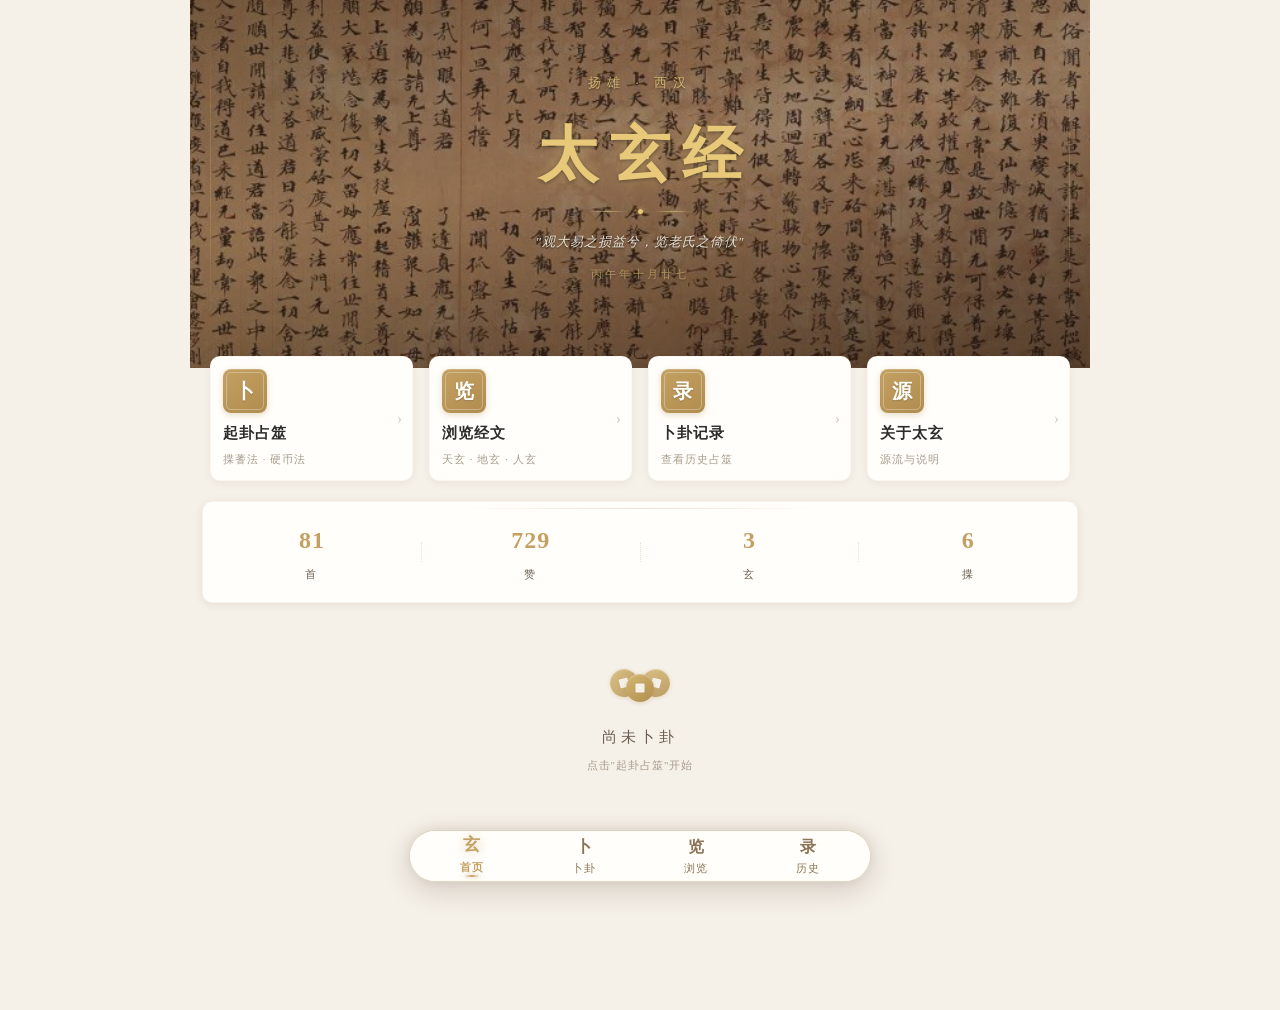
<file: index.html>
<!DOCTYPE html>
<html lang="zh-CN">
<head>
  <meta charset="UTF-8">
  <meta name="viewport" content="width=device-width, initial-scale=1.0, maximum-scale=1.0, user-scalable=no, viewport-fit=cover">
  <title>太玄经 · 卜卦占筮</title>
  <link rel="icon" href="data:image/svg+xml,<svg xmlns='http://www.w3.org/2000/svg' viewBox='0 0 100 100'><rect width='100' height='100' rx='20' fill='%231A1A2E'/><text x='50' y='70' font-size='56' text-anchor='middle' fill='%23C4A062' font-family='Kaiti,serif'>%E7%8E%84</text></svg>">
  <link rel="stylesheet" href="css/app.css">
</head>
<body>
  <div id="app">
    <header id="back-bar" class="back-bar" style="display:none">
      <button class="back-btn" data-act="goBack">‹ 返回</button>
      <span class="back-title"></span>
    </header>

    <main id="page-container"></main>

    <nav id="tab-bar" class="tab-bar">
      <div class="tab-bar-bg"></div>
      <div class="tab-bar-inner">
        <button class="tab-item" data-key="index" data-act="switchTab">
          <span class="tab-icon">玄</span><span class="tab-label">首页</span><span class="tab-indicator"></span>
        </button>
        <button class="tab-item" data-key="divine" data-act="switchTab">
          <span class="tab-icon">卜</span><span class="tab-label">卜卦</span><span class="tab-indicator"></span>
        </button>
        <button class="tab-item" data-key="browse" data-act="switchTab">
          <span class="tab-icon">览</span><span class="tab-label">浏览</span><span class="tab-indicator"></span>
        </button>
        <button class="tab-item" data-key="history" data-act="switchTab">
          <span class="tab-icon">录</span><span class="tab-label">历史</span><span class="tab-indicator"></span>
        </button>
      </div>
      <div class="tab-bar-safe-bottom"></div>
    </nav>
  </div>

  <div id="tx-toast" class="tx-toast"></div>
  <div id="tx-modal" class="tx-modal-mask"></div>

  <!-- 转换后的数据 / 引擎模块 -->
  <script src="js/data.js"></script>
  <script src="js/annotations.js"></script>
  <script src="js/engine.js"></script>
  <script src="js/types.js"></script>
  <script src="js/intent-dict.js"></script>
  <script src="js/util.js"></script>

  <!-- 核心框架 -->
  <script src="js/app.js"></script>

  <!-- 各页面模块（自注册到 TXPages） -->
  <script src="js/pages/index.js"></script>
  <script src="js/pages/divine.js"></script>
  <script src="js/pages/browse.js"></script>
  <script src="js/pages/detail.js"></script>
  <script src="js/pages/result.js"></script>
  <script src="js/pages/history.js"></script>
  <script src="js/pages/about.js"></script>

  <script>TXApp.start();</script>
</body>
</html>
</file>
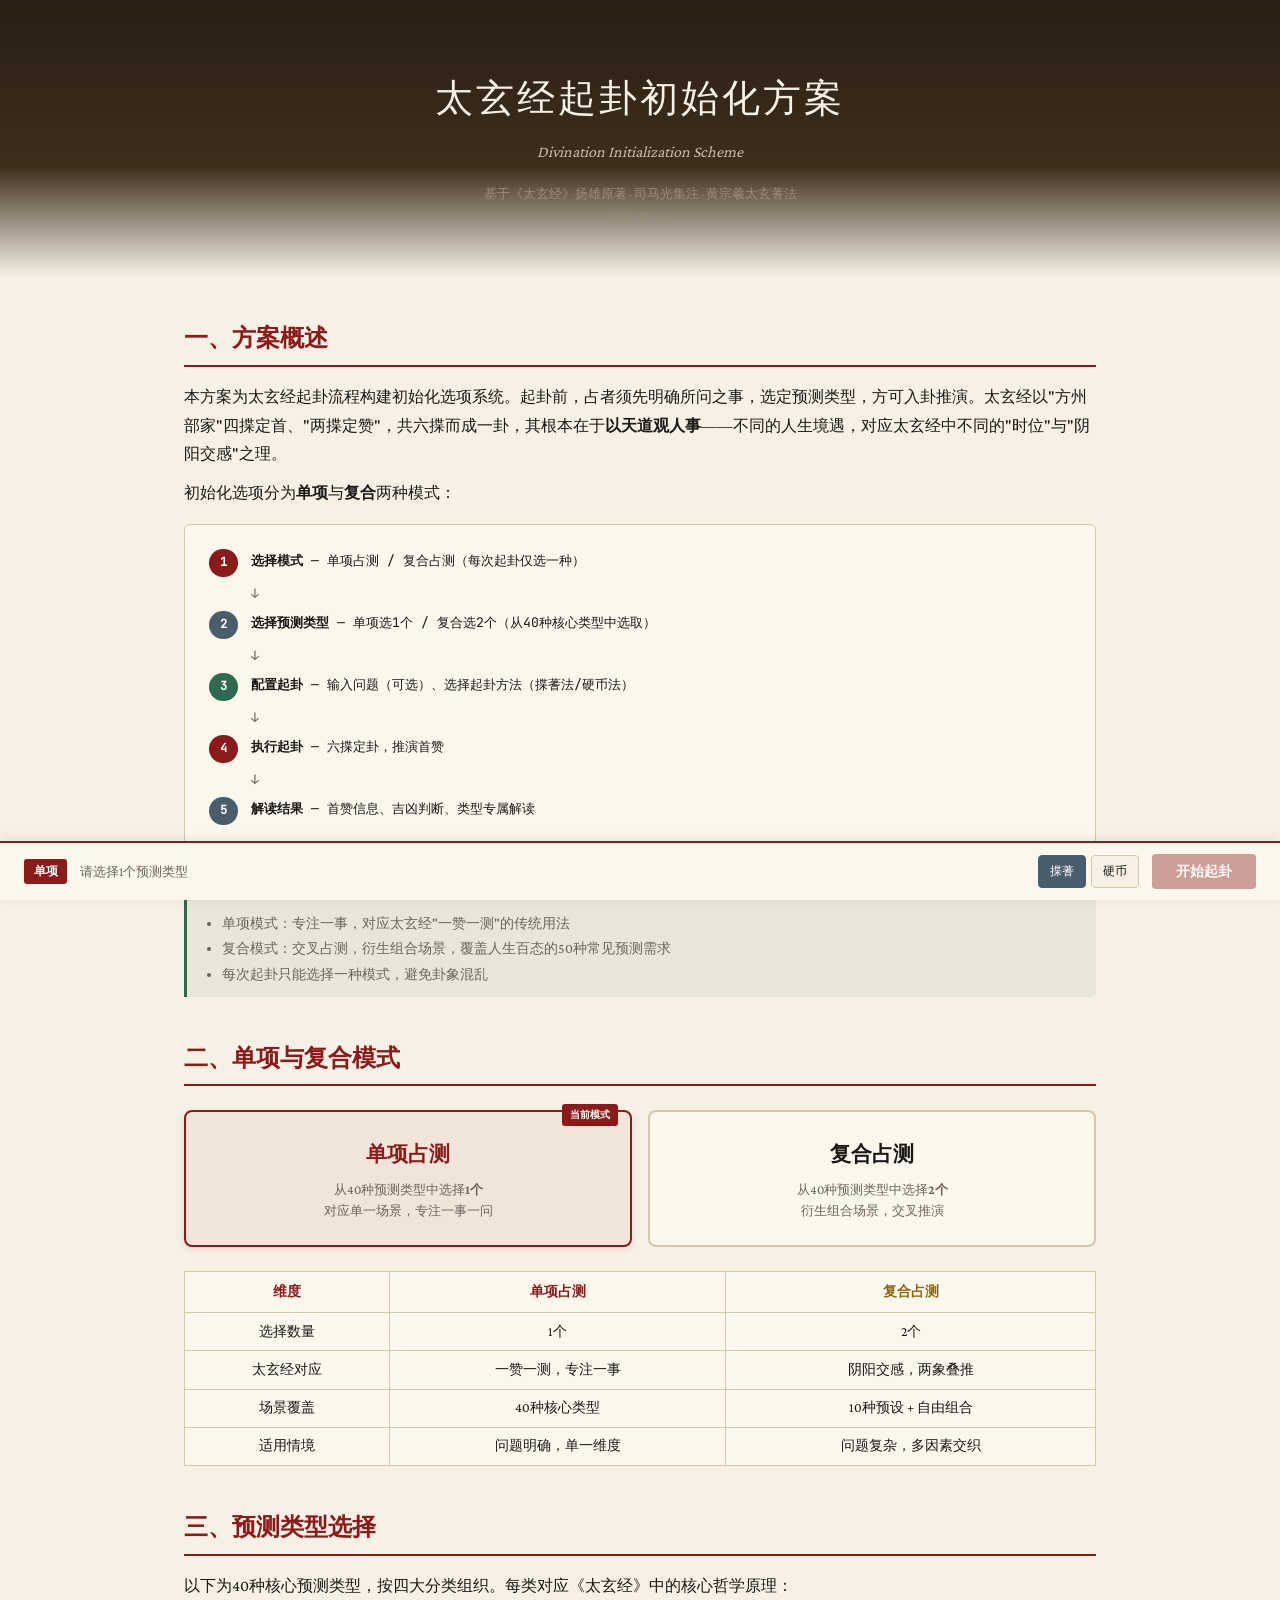
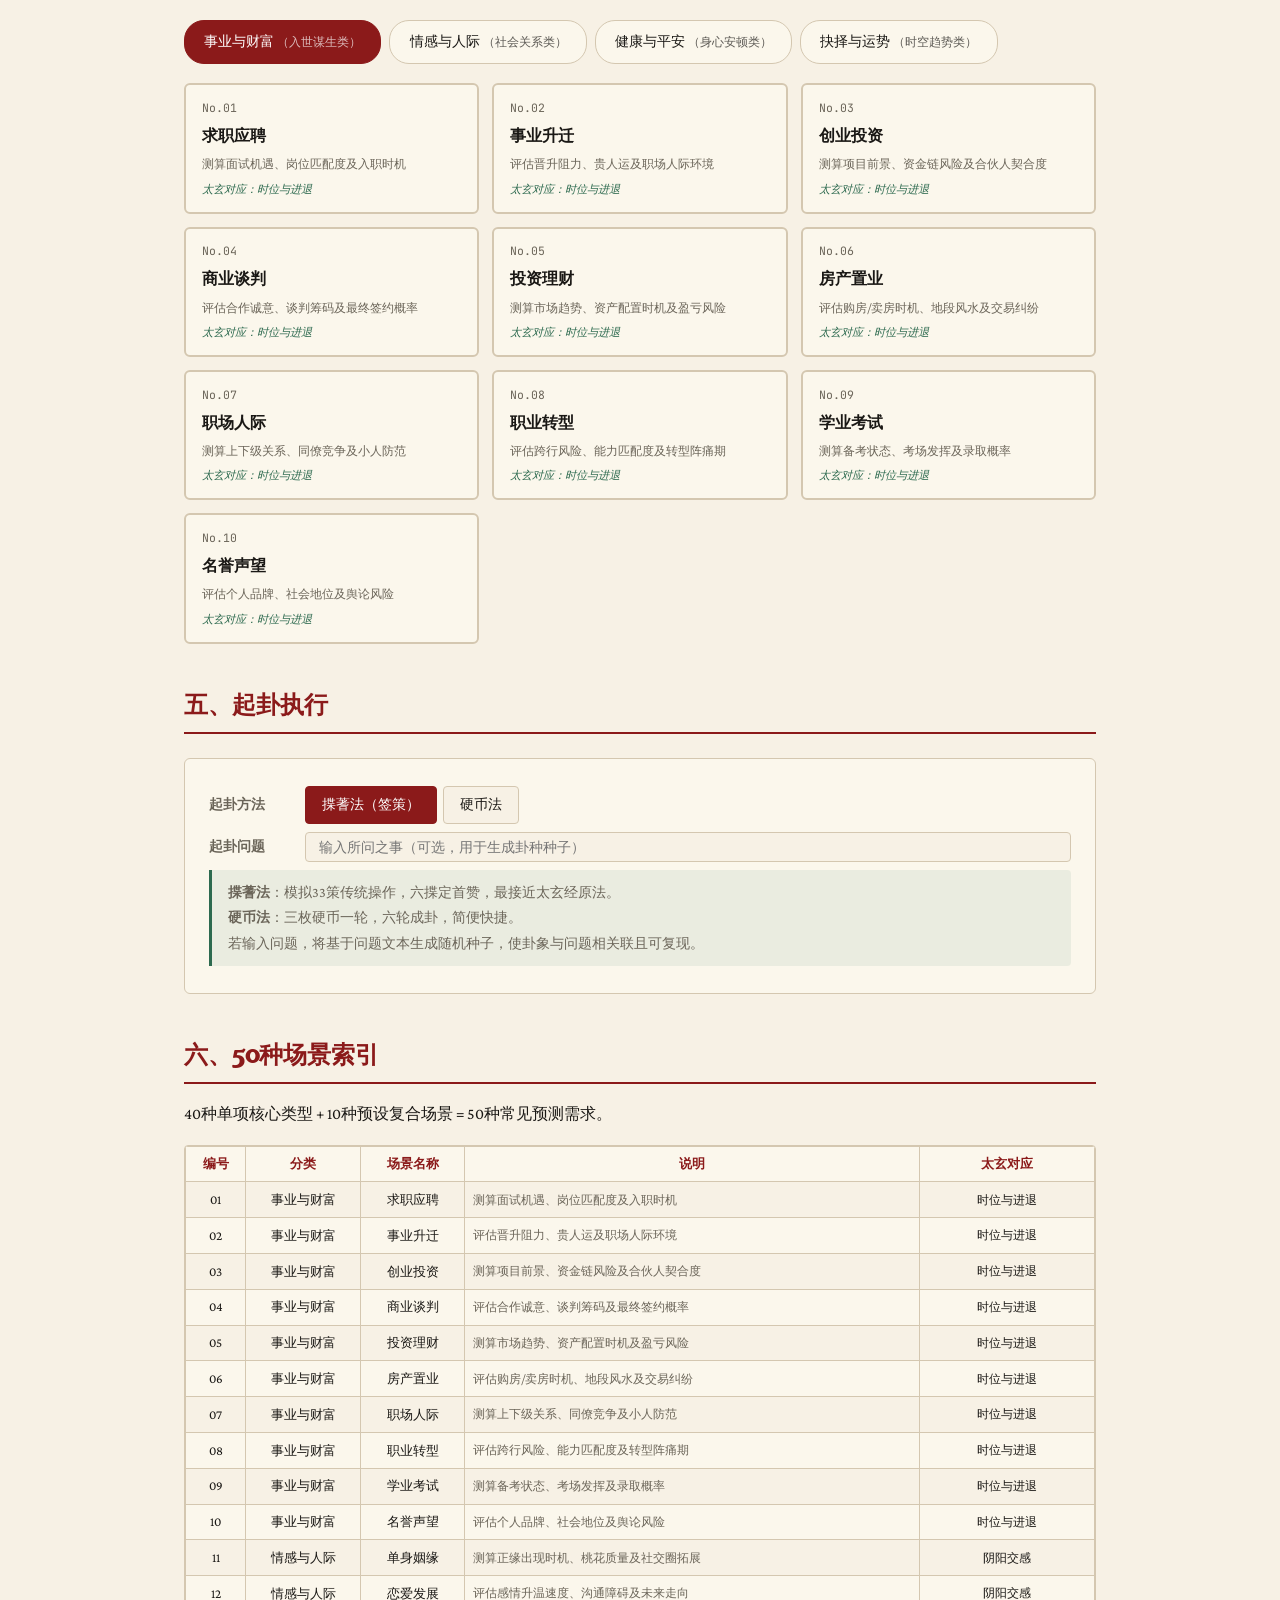
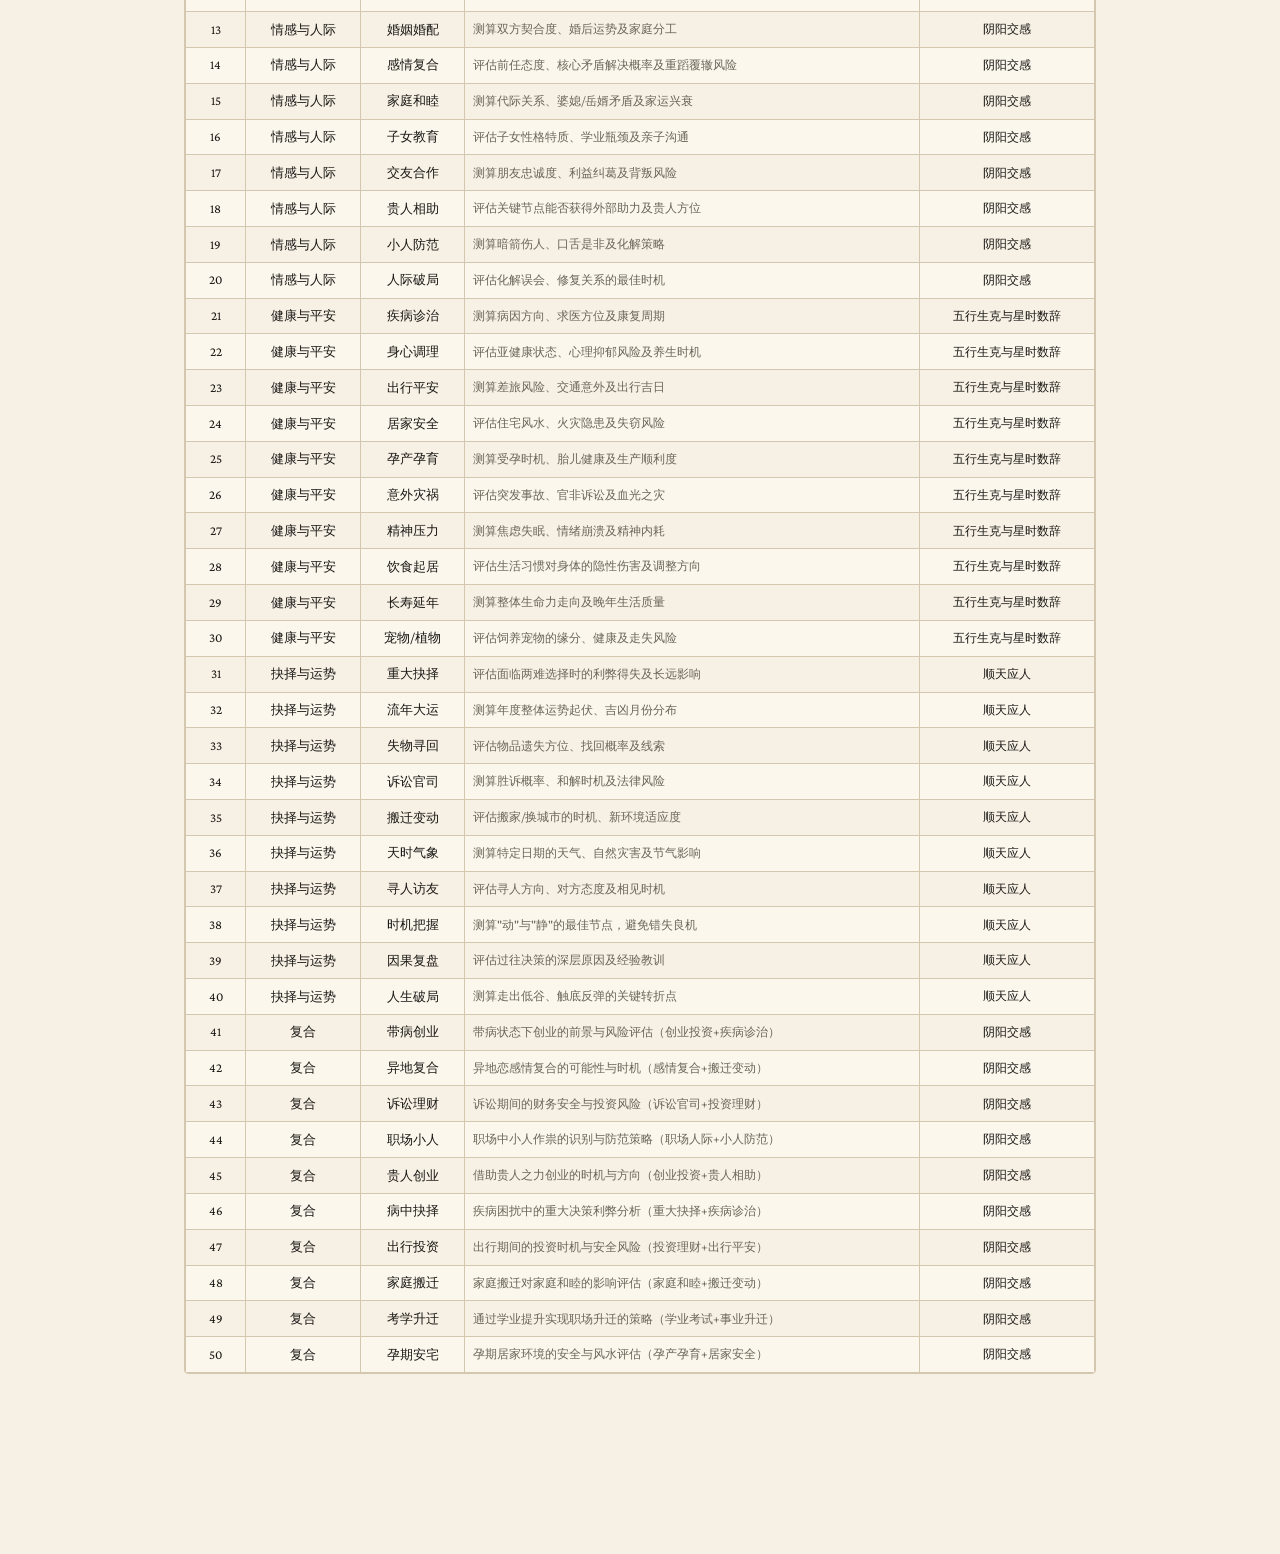
<file: taixuan-jing/divination-init.html>
<!DOCTYPE html>
<html lang="zh-CN">
<head>
  <meta charset="UTF-8">
  <meta name="viewport" content="width=device-width, initial-scale=1.0">
  <title>太玄经起卦初始化方案</title>
  <style>
    @font-face {
      font-family: 'Crimson';
      src: url('./_shared/fonts/CrimsonPro-Regular.ttf') format('truetype');
      font-weight: 400;
    }
    @font-face {
      font-family: 'Crimson';
      src: url('./_shared/fonts/CrimsonPro-Bold.ttf') format('truetype');
      font-weight: 700;
    }
    @font-face {
      font-family: 'Young';
      src: url('./_shared/fonts/YoungSerif-Regular.ttf') format('truetype');
      font-weight: 400;
    }
    @font-face {
      font-family: 'JetBrains';
      src: url('./_shared/fonts/JetBrainsMono-Regular.ttf') format('truetype');
      font-weight: 400;
    }

    :root {
      --bg: #f7f1e5;
      --bg2: #fbf7ec;
      --ink: #1a1815;
      --muted: #6b6559;
      --rule: #d4c7b0;
      --accent: #8b1a1a;
      --accent2: #4a5d6b;
      --accent3: #2d6a4f;
      --accent4: #8b6914;
      --font: 'Crimson', 'Noto Serif SC', 'STSong', 'SimSun', serif;
      --font-mono: 'JetBrains', 'Noto Sans Mono SC', monospace;
      --max: 960px;
    }

    *, *::before, *::after { box-sizing: border-box; margin: 0; padding: 0; }
    html { font-size: 16px; scroll-behavior: smooth; }
    body {
      font-family: var(--font);
      color: var(--ink);
      background: var(--bg);
      line-height: 1.8;
      padding-bottom: 100px;
    }

    .cover {
      background: linear-gradient(180deg, #2a1f14 0%, #3d2e1c 60%, var(--bg) 100%);
      color: #f7f1e5;
      padding: 4rem 2rem 3rem;
      text-align: center;
      margin-bottom: 2rem;
    }
    .cover h1 {
      font-family: 'Young', 'Noto Serif SC', serif;
      font-size: 2.4rem;
      font-weight: 400;
      letter-spacing: 0.08em;
      margin-bottom: 0.3rem;
    }
    .cover .subtitle {
      font-size: 1rem;
      color: #c8bca8;
      font-style: italic;
    }
    .cover .meta {
      margin-top: 1rem;
      font-size: 0.8rem;
      color: #9a8e7a;
    }

    article.page {
      max-width: var(--max);
      margin: 0 auto;
      padding: 0 1.5rem 4rem;
    }

    h2 {
      font-family: 'Young', 'Noto Serif SC', serif;
      font-size: 1.5rem;
      font-weight: 700;
      color: var(--accent);
      border-bottom: 2px solid var(--accent);
      padding-bottom: 0.3rem;
      margin: 2.5rem 0 1rem;
    }
    h3 {
      font-size: 1.15rem;
      font-weight: 700;
      color: var(--accent2);
      margin: 1.5rem 0 0.5rem;
    }
    h4 {
      font-size: 1rem;
      font-weight: 700;
      color: var(--accent3);
      margin: 1rem 0 0.3rem;
    }
    p { margin-bottom: 0.6rem; }

    code {
      font-family: var(--font-mono);
      font-size: 0.85em;
      background: rgba(139,26,26,0.06);
      padding: 0.1em 0.35em;
      border-radius: 3px;
      color: var(--accent);
    }

    .note {
      background: rgba(45,106,79,0.08);
      border-left: 3px solid var(--accent3);
      padding: 0.6rem 1rem;
      border-radius: 0 4px 4px 0;
      margin: 0.8rem 0;
      font-size: 0.88rem;
      color: var(--muted);
    }

    .flow-diagram {
      background: var(--bg2);
      border: 1px solid var(--rule);
      border-radius: 6px;
      padding: 1.5rem;
      margin: 1rem 0;
      font-family: var(--font-mono);
      font-size: 0.82rem;
      line-height: 1.8;
      overflow-x: auto;
    }
    .flow-diagram .step {
      display: flex;
      align-items: flex-start;
      gap: 0.8rem;
      margin-bottom: 0.3rem;
    }
    .flow-diagram .step-num {
      flex-shrink: 0;
      width: 1.8rem;
      height: 1.8rem;
      border-radius: 50%;
      background: var(--accent);
      color: #fff;
      display: flex;
      align-items: center;
      justify-content: center;
      font-size: 0.75rem;
      font-weight: 700;
    }
    .flow-diagram .step-num.alt { background: var(--accent2); }
    .flow-diagram .step-num.alt2 { background: var(--accent3); }
    .flow-diagram .arrow {
      margin-left: 2.6rem;
      color: var(--muted);
      margin-bottom: 0.3rem;
    }

    /* === 模式切换 === */
    .mode-toggle {
      display: flex;
      gap: 1rem;
      margin: 1.5rem 0;
    }
    .mode-btn {
      flex: 1;
      padding: 1.5rem 1rem;
      border: 2px solid var(--rule);
      border-radius: 8px;
      background: var(--bg2);
      cursor: pointer;
      transition: all 0.25s;
      text-align: center;
      position: relative;
    }
    .mode-btn:hover {
      border-color: var(--accent2);
    }
    .mode-btn.active {
      border-color: var(--accent);
      background: rgba(139,26,26,0.06);
      box-shadow: 0 2px 8px rgba(139,26,26,0.12);
    }
    .mode-btn .mode-title {
      font-family: 'Young', 'Noto Serif SC', serif;
      font-size: 1.3rem;
      font-weight: 700;
      color: var(--ink);
      margin-bottom: 0.3rem;
    }
    .mode-btn.active .mode-title { color: var(--accent); }
    .mode-btn .mode-desc {
      font-size: 0.82rem;
      color: var(--muted);
      line-height: 1.6;
    }
    .mode-btn .mode-badge {
      position: absolute;
      top: -8px;
      right: 12px;
      font-size: 0.65rem;
      padding: 0.1rem 0.5rem;
      border-radius: 3px;
      font-weight: 700;
      background: var(--accent);
      color: #fff;
      opacity: 0;
      transition: opacity 0.25s;
    }
    .mode-btn.active .mode-badge { opacity: 1; }

    /* === 分类标签 === */
    .category-tabs {
      display: flex;
      gap: 0.5rem;
      margin: 1.2rem 0;
      flex-wrap: wrap;
    }
    .cat-tab {
      padding: 0.5rem 1.2rem;
      border: 1.5px solid var(--rule);
      border-radius: 20px;
      background: var(--bg2);
      cursor: pointer;
      font-size: 0.9rem;
      transition: all 0.2s;
      white-space: nowrap;
    }
    .cat-tab:hover { border-color: var(--accent2); }
    .cat-tab.active {
      color: #fff;
      border-color: var(--cat-color, var(--accent));
      background: var(--cat-color, var(--accent));
    }

    /* === 预测类型卡片 === */
    .type-grid {
      display: grid;
      grid-template-columns: repeat(3, 1fr);
      gap: 0.8rem;
      margin: 1rem 0;
    }
    @media (max-width: 720px) {
      .type-grid { grid-template-columns: repeat(2, 1fr); }
    }
    @media (max-width: 480px) {
      .type-grid { grid-template-columns: 1fr; }
    }
    .type-card {
      padding: 0.8rem 1rem;
      border: 2px solid var(--rule);
      border-radius: 6px;
      background: var(--bg2);
      cursor: pointer;
      transition: all 0.2s;
      position: relative;
    }
    .type-card:hover {
      border-color: var(--accent2);
      transform: translateY(-1px);
      box-shadow: 0 2px 6px rgba(0,0,0,0.06);
    }
    .type-card.selected {
      border-color: var(--accent);
      background: rgba(139,26,26,0.06);
      box-shadow: 0 2px 8px rgba(139,26,26,0.15);
    }
    .type-card.disabled {
      opacity: 0.4;
      cursor: not-allowed;
    }
    .type-card.disabled:hover {
      transform: none;
      box-shadow: none;
      border-color: var(--rule);
    }
    .type-card .tc-num {
      font-family: var(--font-mono);
      font-size: 0.72rem;
      color: var(--muted);
    }
    .type-card .tc-name {
      font-weight: 700;
      font-size: 1.02rem;
      margin: 0.15rem 0 0.3rem;
      color: var(--ink);
    }
    .type-card.selected .tc-name { color: var(--accent); }
    .type-card .tc-desc {
      font-size: 0.78rem;
      color: var(--muted);
      line-height: 1.5;
    }
    .type-card .tc-xuan {
      font-size: 0.7rem;
      color: var(--accent3);
      margin-top: 0.3rem;
      font-style: italic;
    }
    .type-card .tc-check {
      position: absolute;
      top: 0.5rem;
      right: 0.6rem;
      font-size: 1rem;
      color: var(--accent);
      opacity: 0;
      transition: opacity 0.2s;
    }
    .type-card.selected .tc-check { opacity: 1; }
    .type-card .tc-order {
      position: absolute;
      top: 0.4rem;
      right: 0.6rem;
      font-family: var(--font-mono);
      font-size: 0.7rem;
      font-weight: 700;
      color: var(--accent);
    }

    /* === 复合预设 === */
    .preset-grid {
      display: grid;
      grid-template-columns: repeat(2, 1fr);
      gap: 0.8rem;
      margin: 1rem 0;
    }
    @media (max-width: 640px) {
      .preset-grid { grid-template-columns: 1fr; }
    }
    .preset-card {
      padding: 0.8rem 1rem;
      border: 2px solid var(--rule);
      border-radius: 6px;
      background: var(--bg2);
      cursor: pointer;
      transition: all 0.2s;
      display: flex;
      align-items: flex-start;
      gap: 0.6rem;
    }
    .preset-card:hover {
      border-color: var(--accent4);
      transform: translateY(-1px);
    }
    .preset-card.selected {
      border-color: var(--accent4);
      background: rgba(139,105,20,0.06);
    }
    .preset-card .pc-num {
      flex-shrink: 0;
      width: 1.6rem;
      height: 1.6rem;
      border-radius: 50%;
      background: var(--accent4);
      color: #fff;
      display: flex;
      align-items: center;
      justify-content: center;
      font-size: 0.72rem;
      font-weight: 700;
      font-family: var(--font-mono);
    }
    .preset-card .pc-body { flex: 1; }
    .preset-card .pc-name {
      font-weight: 700;
      font-size: 1rem;
      color: var(--ink);
      margin-bottom: 0.2rem;
    }
    .preset-card.selected .pc-name { color: var(--accent4); }
    .preset-card .pc-desc {
      font-size: 0.78rem;
      color: var(--muted);
      line-height: 1.5;
    }
    .preset-card .pc-types {
      font-size: 0.72rem;
      color: var(--accent4);
      margin-top: 0.2rem;
    }

    /* === 起卦配置 === */
    .config-section {
      background: var(--bg2);
      border: 1px solid var(--rule);
      border-radius: 6px;
      padding: 1.2rem 1.5rem;
      margin: 1.5rem 0;
    }
    .config-row {
      display: flex;
      align-items: center;
      gap: 1rem;
      margin: 0.5rem 0;
      flex-wrap: wrap;
    }
    .config-label {
      font-size: 0.85rem;
      font-weight: 700;
      color: var(--muted);
      min-width: 5rem;
    }
    .method-toggle {
      display: flex;
      gap: 0.4rem;
    }
    .method-btn {
      padding: 0.35rem 1rem;
      border: 1.5px solid var(--rule);
      border-radius: 4px;
      background: var(--bg);
      cursor: pointer;
      font-size: 0.85rem;
      transition: all 0.2s;
    }
    .method-btn.active {
      border-color: var(--accent);
      background: var(--accent);
      color: #fff;
    }
    .question-input {
      flex: 1;
      min-width: 200px;
      padding: 0.4rem 0.8rem;
      border: 1.5px solid var(--rule);
      border-radius: 4px;
      font-size: 0.88rem;
      font-family: var(--font);
      background: var(--bg);
      color: var(--ink);
    }
    .question-input:focus {
      outline: none;
      border-color: var(--accent);
    }

    /* === 结果展示 === */
    .result-section {
      margin: 1.5rem 0;
    }
    .result-card {
      background: var(--bg2);
      border: 1px solid var(--rule);
      border-left: 4px solid var(--accent);
      border-radius: 6px;
      padding: 1.2rem 1.5rem;
      margin: 0.8rem 0;
    }
    .result-card.fortune-ji {
      border-left-color: var(--accent3);
    }
    .result-card.fortune-xiong {
      border-left-color: var(--accent);
    }
    .result-card .rc-label {
      font-size: 0.72rem;
      font-weight: 700;
      color: var(--muted);
      text-transform: uppercase;
      letter-spacing: 0.05em;
      margin-bottom: 0.2rem;
    }
    .result-card .rc-value {
      font-size: 1rem;
      color: var(--ink);
    }
    .result-card .rc-value.big {
      font-family: 'Young', 'Noto Serif SC', serif;
      font-size: 1.6rem;
      font-weight: 700;
    }
    .result-card .rc-classic {
      font-size: 0.9rem;
      color: var(--accent2);
      font-style: italic;
      margin-top: 0.3rem;
      line-height: 1.7;
    }
    .result-grid {
      display: grid;
      grid-template-columns: 1fr 1fr;
      gap: 0.8rem;
      margin: 0.8rem 0;
    }
    @media (max-width: 640px) {
      .result-grid { grid-template-columns: 1fr; }
    }
    .fortune-tag {
      display: inline-block;
      padding: 0.15rem 0.8rem;
      border-radius: 3px;
      font-weight: 700;
      font-size: 0.85rem;
    }
    .fortune-tag.ji { background: var(--accent3); color: #fff; }
    .fortune-tag.xiong { background: var(--accent); color: #fff; }
    .fortune-tag.mid { background: var(--accent4); color: #fff; }

    /* === 底部选择栏 === */
    .selection-bar {
      position: fixed;
      bottom: 0;
      left: 0;
      right: 0;
      background: var(--bg2);
      border-top: 2px solid var(--accent);
      padding: 0.7rem 1.5rem;
      display: flex;
      align-items: center;
      justify-content: space-between;
      z-index: 100;
      box-shadow: 0 -2px 12px rgba(0,0,0,0.08);
      gap: 1rem;
    }
    .sb-left {
      flex: 1;
      display: flex;
      align-items: center;
      gap: 0.8rem;
      min-width: 0;
    }
    .sb-mode {
      font-size: 0.72rem;
      font-weight: 700;
      padding: 0.15rem 0.6rem;
      border-radius: 3px;
      white-space: nowrap;
      background: var(--accent);
      color: #fff;
    }
    .sb-mode.composite { background: var(--accent4); }
    .sb-selections {
      display: flex;
      gap: 0.4rem;
      flex-wrap: nowrap;
      overflow: hidden;
    }
    .sb-chip {
      font-size: 0.82rem;
      padding: 0.15rem 0.6rem;
      border-radius: 3px;
      background: var(--bg);
      border: 1px solid var(--rule);
      white-space: nowrap;
      color: var(--ink);
    }
    .sb-chip.composite-name {
      border-color: var(--accent4);
      color: var(--accent4);
      font-weight: 700;
    }
    .sb-empty {
      font-size: 0.82rem;
      color: var(--muted);
    }
    .sb-right {
      display: flex;
      align-items: center;
      gap: 0.8rem;
      flex-shrink: 0;
    }
    .sb-method {
      display: flex;
      gap: 0.3rem;
    }
    .sb-method-btn {
      padding: 0.25rem 0.7rem;
      border: 1.5px solid var(--rule);
      border-radius: 4px;
      background: var(--bg);
      cursor: pointer;
      font-size: 0.78rem;
      transition: all 0.2s;
    }
    .sb-method-btn.active {
      border-color: var(--accent2);
      background: var(--accent2);
      color: #fff;
    }
    .sb-start {
      padding: 0.5rem 1.5rem;
      border: none;
      border-radius: 4px;
      background: var(--accent);
      color: #fff;
      font-size: 0.9rem;
      font-weight: 700;
      cursor: pointer;
      transition: all 0.2s;
      font-family: var(--font);
    }
    .sb-start:hover {
      background: #a02020;
      transform: translateY(-1px);
    }
    .sb-start:disabled {
      opacity: 0.4;
      cursor: not-allowed;
      transform: none;
    }
    @media (max-width: 640px) {
      .selection-bar { flex-direction: column; padding: 0.5rem 0.8rem; }
      .sb-left { width: 100%; }
      .sb-right { width: 100%; justify-content: space-between; }
    }

    /* === 参考表格 === */
    .table-wrap {
      overflow-x: auto;
      margin: 1rem 0;
      border: 1px solid var(--rule);
      border-radius: 4px;
    }
    table {
      width: 100%;
      border-collapse: collapse;
      font-size: 0.82rem;
    }
    th, td {
      padding: 0.35rem 0.5rem;
      border: 1px solid var(--rule);
      text-align: center;
    }
    th {
      background: var(--bg2);
      font-weight: 700;
      color: var(--accent);
    }
    tr:nth-child(even) { background: var(--bg2); }
    td.composite-row { color: var(--accent4); font-weight: 700; }

    .center { text-align: center; }
    .hidden { display: none !important; }
    .fade-in { animation: fadeIn 0.4s ease; }
    @keyframes fadeIn {
      from { opacity: 0; transform: translateY(8px); }
      to { opacity: 1; transform: translateY(0); }
    }
  </style>
</head>
<body>

<div class="cover">
  <h1>太玄经起卦初始化方案</h1>
  <div class="subtitle">Divination Initialization Scheme</div>
  <div class="meta">基于《太玄经》扬雄原著 · 司马光集注 · 黄宗羲太玄蓍法<br>2026-09-09</div>
</div>

<article class="page">

  <!-- ============================================================ -->
  <h2 id="overview">一、方案概述</h2>

  <p>本方案为太玄经起卦流程构建初始化选项系统。起卦前，占者须先明确所问之事，选定预测类型，方可入卦推演。太玄经以"方州部家"四揲定首、"两揲定赞"，共六揲而成一卦，其根本在于<strong>以天道观人事</strong>——不同的人生境遇，对应太玄经中不同的"时位"与"阴阳交感"之理。</p>

  <p>初始化选项分为<strong>单项</strong>与<strong>复合</strong>两种模式：</p>

  <div class="flow-diagram">
    <div class="step"><span class="step-num">1</span><span><strong>选择模式</strong> — 单项占测 / 复合占测（每次起卦仅选一种）</span></div>
    <div class="arrow">↓</div>
    <div class="step"><span class="step-num alt">2</span><span><strong>选择预测类型</strong> — 单项选1个 / 复合选2个（从40种核心类型中选取）</span></div>
    <div class="arrow">↓</div>
    <div class="step"><span class="step-num alt2">3</span><span><strong>配置起卦</strong> — 输入问题（可选）、选择起卦方法（揲蓍法/硬币法）</span></div>
    <div class="arrow">↓</div>
    <div class="step"><span class="step-num">4</span><span><strong>执行起卦</strong> — 六揲定卦，推演首赞</span></div>
    <div class="arrow">↓</div>
    <div class="step"><span class="step-num alt">5</span><span><strong>解读结果</strong> — 首赞信息、吉凶判断、类型专属解读</span></div>
  </div>

  <div class="note">
    <strong>设计原则：</strong>
    <ul style="margin:0.3rem 0 0 1.2rem">
      <li>单项模式：专注一事，对应太玄经"一赞一测"的传统用法</li>
      <li>复合模式：交叉占测，衍生组合场景，覆盖人生百态的50种常见预测需求</li>
      <li>每次起卦只能选择一种模式，避免卦象混乱</li>
    </ul>
  </div>

  <!-- ============================================================ -->
  <h2 id="mode-rules">二、单项与复合模式</h2>

  <div class="mode-toggle" id="modeToggle">
    <div class="mode-btn active" data-mode="single" onclick="selectMode('single')">
      <span class="mode-badge">当前模式</span>
      <div class="mode-title">单项占测</div>
      <div class="mode-desc">从40种预测类型中选择<strong>1个</strong><br>对应单一场景，专注一事一问</div>
    </div>
    <div class="mode-btn" data-mode="composite" onclick="selectMode('composite')">
      <span class="mode-badge">当前模式</span>
      <div class="mode-title">复合占测</div>
      <div class="mode-desc">从40种预测类型中选择<strong>2个</strong><br>衍生组合场景，交叉推演</div>
    </div>
  </div>

  <table style="width:100%; border-collapse:collapse; font-size:0.85rem; margin:1rem 0;">
    <tr style="background:var(--bg2)">
      <th style="padding:0.5rem; border:1px solid var(--rule); text-align:center;">维度</th>
      <th style="padding:0.5rem; border:1px solid var(--rule); text-align:center; color:var(--accent);">单项占测</th>
      <th style="padding:0.5rem; border:1px solid var(--rule); text-align:center; color:var(--accent4);">复合占测</th>
    </tr>
    <tr>
      <td style="padding:0.4rem 0.5rem; border:1px solid var(--rule); text-align:center;">选择数量</td>
      <td style="padding:0.4rem 0.5rem; border:1px solid var(--rule); text-align:center;">1个</td>
      <td style="padding:0.4rem 0.5rem; border:1px solid var(--rule); text-align:center;">2个</td>
    </tr>
    <tr style="background:var(--bg2)">
      <td style="padding:0.4rem 0.5rem; border:1px solid var(--rule); text-align:center;">太玄经对应</td>
      <td style="padding:0.4rem 0.5rem; border:1px solid var(--rule); text-align:center;">一赞一测，专注一事</td>
      <td style="padding:0.4rem 0.5rem; border:1px solid var(--rule); text-align:center;">阴阳交感，两象叠推</td>
    </tr>
    <tr>
      <td style="padding:0.4rem 0.5rem; border:1px solid var(--rule); text-align:center;">场景覆盖</td>
      <td style="padding:0.4rem 0.5rem; border:1px solid var(--rule); text-align:center;">40种核心类型</td>
      <td style="padding:0.4rem 0.5rem; border:1px solid var(--rule); text-align:center;">10种预设 + 自由组合</td>
    </tr>
    <tr style="background:var(--bg2)">
      <td style="padding:0.4rem 0.5rem; border:1px solid var(--rule); text-align:center;">适用情境</td>
      <td style="padding:0.4rem 0.5rem; border:1px solid var(--rule); text-align:center;">问题明确，单一维度</td>
      <td style="padding:0.4rem 0.5rem; border:1px solid var(--rule); text-align:center;">问题复杂，多因素交织</td>
    </tr>
  </table>

  <!-- ============================================================ -->
  <h2 id="types">三、预测类型选择</h2>

  <p>以下为40种核心预测类型，按四大分类组织。每类对应《太玄经》中的核心哲学原理：</p>

  <div class="category-tabs" id="categoryTabs">
    <!-- 由JS动态生成 -->
  </div>

  <div class="type-grid" id="typeGrid">
    <!-- 由JS动态生成 -->
  </div>

  <!-- ============================================================ -->
  <h2 id="composite-section" class="hidden" >四、复合场景库</h2>

  <div id="compositePresetsContainer" class="hidden">
    <p>以下为10种预设复合场景，亦可自由选择两个类型进行组合占测。预设场景已有专属名称，自由组合将以"<code>类型甲 × 类型乙</code>"形式命名。</p>
    <div class="preset-grid" id="presetGrid">
      <!-- 由JS动态生成 -->
    </div>
  </div>

  <!-- ============================================================ -->
  <h2 id="execute">五、起卦执行</h2>

  <div class="config-section" id="configSection">
    <div class="config-row">
      <span class="config-label">起卦方法</span>
      <div class="method-toggle">
        <div class="method-btn active" data-method="sticks" onclick="setMethod('sticks')">揲蓍法（签策）</div>
        <div class="method-btn" data-method="coins" onclick="setMethod('coins')">硬币法</div>
      </div>
    </div>
    <div class="config-row">
      <span class="config-label">起卦问题</span>
      <input type="text" class="question-input" id="questionInput" placeholder="输入所问之事（可选，用于生成卦种种子）" oninput="state.question=this.value">
    </div>
    <div class="note" style="margin:0.5rem 0">
      <strong>揲蓍法</strong>：模拟33策传统操作，六揲定首赞，最接近太玄经原法。<br>
      <strong>硬币法</strong>：三枚硬币一轮，六轮成卦，简便快捷。<br>
      若输入问题，将基于问题文本生成随机种子，使卦象与问题相关联且可复现。
    </div>
  </div>

  <div class="result-section" id="resultSection">
    <!-- 起卦结果由JS动态生成 -->
  </div>

  <!-- ============================================================ -->
  <h2 id="reference">六、50种场景索引</h2>

  <p>40种单项核心类型 + 10种预设复合场景 = 50种常见预测需求。</p>

  <div class="table-wrap" id="referenceTable">
    <!-- 由JS动态生成 -->
  </div>

</article>

<!-- 底部选择栏 -->
<div class="selection-bar" id="selectionBar">
  <div class="sb-left">
    <span class="sb-mode" id="sbMode">单项</span>
    <div class="sb-selections" id="sbSelections">
      <span class="sb-empty">请选择1个预测类型</span>
    </div>
  </div>
  <div class="sb-right">
    <div class="sb-method">
      <div class="sb-method-btn active" data-method="sticks" onclick="setMethod('sticks')">揲蓍</div>
      <div class="sb-method-btn" data-method="coins" onclick="setMethod('coins')">硬币</div>
    </div>
    <button class="sb-start" id="sbStart" onclick="executeDivination()" disabled>开始起卦</button>
  </div>
</div>

<script src="divination-engine.js"></script>
<script src="divination-data.js"></script>
<script>
// ============================================================
// 数据定义
// ============================================================

const CATEGORIES = [
  {
    id: 'career',
    name: '事业与财富',
    subtitle: '入世谋生类',
    xuanRef: '时位与进退',
    color: '#8b1a1a',
    types: [
      { id: 1, name: '求职应聘', desc: '测算面试机遇、岗位匹配度及入职时机', kw: '求职' },
      { id: 2, name: '事业升迁', desc: '评估晋升阻力、贵人运及职场人际环境', kw: '升迁' },
      { id: 3, name: '创业投资', desc: '测算项目前景、资金链风险及合伙人契合度', kw: '创业' },
      { id: 4, name: '商业谈判', desc: '评估合作诚意、谈判筹码及最终签约概率', kw: '谈判' },
      { id: 5, name: '投资理财', desc: '测算市场趋势、资产配置时机及盈亏风险', kw: '理财' },
      { id: 6, name: '房产置业', desc: '评估购房/卖房时机、地段风水及交易纠纷', kw: '置业' },
      { id: 7, name: '职场人际', desc: '测算上下级关系、同僚竞争及小人防范', kw: '职场' },
      { id: 8, name: '职业转型', desc: '评估跨行风险、能力匹配度及转型阵痛期', kw: '转型' },
      { id: 9, name: '学业考试', desc: '测算备考状态、考场发挥及录取概率', kw: '考学' },
      { id: 10, name: '名誉声望', desc: '评估个人品牌、社会地位及舆论风险', kw: '名望' },
    ]
  },
  {
    id: 'emotion',
    name: '情感与人际',
    subtitle: '社会关系类',
    xuanRef: '阴阳交感',
    color: '#4a5d6b',
    types: [
      { id: 11, name: '单身姻缘', desc: '测算正缘出现时机、桃花质量及社交圈拓展', kw: '姻缘' },
      { id: 12, name: '恋爱发展', desc: '评估感情升温速度、沟通障碍及未来走向', kw: '恋爱' },
      { id: 13, name: '婚姻婚配', desc: '测算双方契合度、婚后运势及家庭分工', kw: '婚配' },
      { id: 14, name: '感情复合', desc: '评估前任态度、核心矛盾解决概率及重蹈覆辙风险', kw: '复合' },
      { id: 15, name: '家庭和睦', desc: '测算代际关系、婆媳/岳婿矛盾及家运兴衰', kw: '家庭' },
      { id: 16, name: '子女教育', desc: '评估子女性格特质、学业瓶颈及亲子沟通', kw: '育儿' },
      { id: 17, name: '交友合作', desc: '测算朋友忠诚度、利益纠葛及背叛风险', kw: '交友' },
      { id: 18, name: '贵人相助', desc: '评估关键节点能否获得外部助力及贵人方位', kw: '贵人' },
      { id: 19, name: '小人防范', desc: '测算暗箭伤人、口舌是非及化解策略', kw: '防小' },
      { id: 20, name: '人际破局', desc: '评估化解误会、修复关系的最佳时机', kw: '破局' },
    ]
  },
  {
    id: 'health',
    name: '健康与平安',
    subtitle: '身心安顿类',
    xuanRef: '五行生克与星时数辞',
    color: '#2d6a4f',
    types: [
      { id: 21, name: '疾病诊治', desc: '测算病因方向、求医方位及康复周期', kw: '求医' },
      { id: 22, name: '身心调理', desc: '评估亚健康状态、心理抑郁风险及养生时机', kw: '调理' },
      { id: 23, name: '出行平安', desc: '测算差旅风险、交通意外及出行吉日', kw: '出行' },
      { id: 24, name: '居家安全', desc: '评估住宅风水、火灾隐患及失窃风险', kw: '居安' },
      { id: 25, name: '孕产孕育', desc: '测算受孕时机、胎儿健康及生产顺利度', kw: '孕育' },
      { id: 26, name: '意外灾祸', desc: '评估突发事故、官非诉讼及血光之灾', kw: '防灾' },
      { id: 27, name: '精神压力', desc: '测算焦虑失眠、情绪崩溃及精神内耗', kw: '解压' },
      { id: 28, name: '饮食起居', desc: '评估生活习惯对身体的隐性伤害及调整方向', kw: '饮居' },
      { id: 29, name: '长寿延年', desc: '测算整体生命力走向及晚年生活质量', kw: '延年' },
      { id: 30, name: '宠物/植物', desc: '评估饲养宠物的缘分、健康及走失风险', kw: '宠物' },
    ]
  },
  {
    id: 'fortune',
    name: '抉择与运势',
    subtitle: '时空趋势类',
    xuanRef: '顺天应人',
    color: '#8b6914',
    types: [
      { id: 31, name: '重大抉择', desc: '评估面临两难选择时的利弊得失及长远影响', kw: '抉择' },
      { id: 32, name: '流年大运', desc: '测算年度整体运势起伏、吉凶月份分布', kw: '流年' },
      { id: 33, name: '失物寻回', desc: '评估物品遗失方位、找回概率及线索', kw: '寻物' },
      { id: 34, name: '诉讼官司', desc: '测算胜诉概率、和解时机及法律风险', kw: '诉讼' },
      { id: 35, name: '搬迁变动', desc: '评估搬家/换城市的时机、新环境适应度', kw: '搬迁' },
      { id: 36, name: '天时气象', desc: '测算特定日期的天气、自然灾害及节气影响', kw: '天时' },
      { id: 37, name: '寻人访友', desc: '评估寻人方向、对方态度及相见时机', kw: '寻人' },
      { id: 38, name: '时机把握', desc: '测算"动"与"静"的最佳节点，避免错失良机', kw: '时机' },
      { id: 39, name: '因果复盘', desc: '评估过往决策的深层原因及经验教训', kw: '复盘' },
      { id: 40, name: '人生破局', desc: '测算走出低谷、触底反弹的关键转折点', kw: '转机' },
    ]
  },
];

const COMPOSITE_PRESETS = [
  { id: 41, name: '带病创业', typeIds: [3, 21], desc: '带病状态下创业的前景与风险评估' },
  { id: 42, name: '异地复合', typeIds: [14, 35], desc: '异地恋感情复合的可能性与时机' },
  { id: 43, name: '诉讼理财', typeIds: [34, 5], desc: '诉讼期间的财务安全与投资风险' },
  { id: 44, name: '职场小人', typeIds: [7, 19], desc: '职场中小人作祟的识别与防范策略' },
  { id: 45, name: '贵人创业', typeIds: [3, 18], desc: '借助贵人之力创业的时机与方向' },
  { id: 46, name: '病中抉择', typeIds: [31, 21], desc: '疾病困扰中的重大决策利弊分析' },
  { id: 47, name: '出行投资', typeIds: [5, 23], desc: '出行期间的投资时机与安全风险' },
  { id: 48, name: '家庭搬迁', typeIds: [15, 35], desc: '家庭搬迁对家庭和睦的影响评估' },
  { id: 49, name: '考学升迁', typeIds: [9, 2], desc: '通过学业提升实现职场升迁的策略' },
  { id: 50, name: '孕期安宅', typeIds: [25, 24], desc: '孕期居家环境的安全与风水评估' },
];

// 类型ID → 类型对象的快速查找表
const TYPE_MAP = {};
CATEGORIES.forEach(cat => cat.types.forEach(t => TYPE_MAP[t.id] = { ...t, category: cat }));

// ============================================================
// 状态管理
// ============================================================

const state = {
  mode: 'single',        // 'single' | 'composite'
  selected: [],           // 已选类型ID数组
  method: 'sticks',       // 'sticks' | 'coins'
  question: '',
  activeCategory: 'career',
};

function getMaxSelection() {
  return state.mode === 'single' ? 1 : 2;
}

// ============================================================
// 工具函数
// ============================================================

function getTypeById(id) {
  return TYPE_MAP[id];
}

function getCompositeName(typeIds) {
  if (typeIds.length !== 2) return '';
  const [a, b] = typeIds;
  const preset = COMPOSITE_PRESETS.find(p =>
    (p.typeIds[0] === a && p.typeIds[1] === b) ||
    (p.typeIds[0] === b && p.typeIds[1] === a)
  );
  if (preset) return preset.name;
  const ta = TYPE_MAP[a];
  const tb = TYPE_MAP[b];
  return `${ta.kw} × ${tb.kw}`;
}

// ============================================================
// 渲染函数
// ============================================================

function renderCategoryTabs() {
  const container = document.getElementById('categoryTabs');
  container.innerHTML = CATEGORIES.map(cat => `
    <div class="cat-tab ${cat.id === state.activeCategory ? 'active' : ''}"
         style="--cat-color: ${cat.color}"
         onclick="selectCategory('${cat.id}')">
      ${cat.name}
      <span style="font-size:0.72rem; opacity:0.7">（${cat.subtitle}）</span>
    </div>
  `).join('');
}

function renderTypes() {
  const cat = CATEGORIES.find(c => c.id === state.activeCategory);
  const grid = document.getElementById('typeGrid');
  grid.innerHTML = cat.types.map(t => {
    const isSelected = state.selected.includes(t.id);
    const isDisabled = !isSelected && state.selected.length >= getMaxSelection();
    const order = isSelected ? state.selected.indexOf(t.id) + 1 : '';
    return `
      <div class="type-card ${isSelected ? 'selected' : ''} ${isDisabled ? 'disabled' : ''}"
           onclick="${isDisabled ? '' : `toggleType(${t.id})`}">
        <span class="tc-check">✓</span>
        ${order ? `<span class="tc-order">${order}</span>` : ''}
        <div class="tc-num">No.${String(t.id).padStart(2, '0')}</div>
        <div class="tc-name">${t.name}</div>
        <div class="tc-desc">${t.desc}</div>
        <div class="tc-xuan">太玄对应：${cat.xuanRef}</div>
      </div>
    `;
  }).join('');
}

function renderPresets() {
  const grid = document.getElementById('presetGrid');
  grid.innerHTML = COMPOSITE_PRESETS.map(p => {
    const t1 = TYPE_MAP[p.typeIds[0]];
    const t2 = TYPE_MAP[p.typeIds[1]];
    const isSelected = state.selected.length === 2 &&
      state.selected.includes(p.typeIds[0]) &&
      state.selected.includes(p.typeIds[1]);
    return `
      <div class="preset-card ${isSelected ? 'selected' : ''}"
           onclick="selectPreset(${p.typeIds[0]}, ${p.typeIds[1]})">
        <div class="pc-num">${p.id}</div>
        <div class="pc-body">
          <div class="pc-name">${p.name}</div>
          <div class="pc-desc">${p.desc}</div>
          <div class="pc-types">${t1.name} + ${t2.name}</div>
        </div>
      </div>
    `;
  }).join('');
}

function renderReference() {
  const container = document.getElementById('referenceTable');
  let html = `<table><thead><tr>
    <th>编号</th><th>分类</th><th>场景名称</th><th>说明</th><th>太玄对应</th>
  </tr></thead><tbody>`;

  CATEGORIES.forEach(cat => {
    cat.types.forEach(t => {
      html += `<tr>
        <td>${String(t.id).padStart(2, '0')}</td>
        <td>${cat.name}</td>
        <td>${t.name}</td>
        <td style="text-align:left; font-size:0.78rem; color:var(--muted)">${t.desc}</td>
        <td style="font-size:0.78rem">${cat.xuanRef}</td>
      </tr>`;
    });
  });

  COMPOSITE_PRESETS.forEach(p => {
    const t1 = TYPE_MAP[p.typeIds[0]];
    const t2 = TYPE_MAP[p.typeIds[1]];
    html += `<tr class="composite-row">
      <td>${p.id}</td>
      <td>复合</td>
      <td>${p.name}</td>
      <td style="text-align:left; font-size:0.78rem; color:var(--muted)">${p.desc}（${t1.name}+${t2.name}）</td>
      <td style="font-size:0.78rem">阴阳交感</td>
    </tr>`;
  });

  html += `</tbody></table>`;
  container.innerHTML = html;
}

function updateSelectionBar() {
  const modeEl = document.getElementById('sbMode');
  modeEl.textContent = state.mode === 'single' ? '单项' : '复合';
  modeEl.className = 'sb-mode' + (state.mode === 'composite' ? ' composite' : '');

  const selEl = document.getElementById('sbSelections');
  if (state.selected.length === 0) {
    const max = getMaxSelection();
    selEl.innerHTML = `<span class="sb-empty">请选择${max}个预测类型</span>`;
  } else {
    const chips = state.selected.map(id => {
      const t = TYPE_MAP[id];
      return `<span class="sb-chip">${t.name}</span>`;
    }).join('');

    let compositeChip = '';
    if (state.mode === 'composite' && state.selected.length === 2) {
      const name = getCompositeName(state.selected);
      compositeChip = `<span class="sb-chip composite-name">${name}</span>`;
    }

    selEl.innerHTML = chips + compositeChip;
  }

  const startBtn = document.getElementById('sbStart');
  startBtn.disabled = state.selected.length !== getMaxSelection();
}

// ============================================================
// 事件处理
// ============================================================

function selectMode(mode) {
  if (state.mode === mode) return;
  state.mode = mode;
  state.selected = [];

  document.querySelectorAll('.mode-btn').forEach(btn => {
    btn.classList.toggle('active', btn.dataset.mode === mode);
  });

  const compositeSection = document.getElementById('composite-section');
  const compositeContainer = document.getElementById('compositePresetsContainer');
  if (mode === 'composite') {
    compositeSection.classList.remove('hidden');
    compositeContainer.classList.remove('hidden');
  } else {
    compositeSection.classList.add('hidden');
    compositeContainer.classList.add('hidden');
  }

  renderTypes();
  updateSelectionBar();
}

function selectCategory(catId) {
  state.activeCategory = catId;
  renderCategoryTabs();
  renderTypes();
}

function toggleType(id) {
  const max = getMaxSelection();
  const idx = state.selected.indexOf(id);

  if (idx >= 0) {
    state.selected.splice(idx, 1);
  } else {
    if (state.selected.length >= max) {
      state.selected.shift();
    }
    state.selected.push(id);
  }

  renderTypes();
  renderPresets();
  updateSelectionBar();
}

function selectPreset(id1, id2) {
  state.selected = [id1, id2];
  renderTypes();
  renderPresets();
  updateSelectionBar();
}

function setMethod(method) {
  state.method = method;
  document.querySelectorAll('.method-btn').forEach(btn => {
    btn.classList.toggle('active', btn.dataset.method === method);
  });
  document.querySelectorAll('.sb-method-btn').forEach(btn => {
    btn.classList.toggle('active', btn.dataset.method === method);
  });
}

// ============================================================
// 起卦执行
// ============================================================

function executeDivination() {
  const engine = window.TaixuanEngine;
  if (!engine) {
    alert('起卦引擎未加载，请确保 divination-engine.js 可用。');
    return;
  }

  const max = getMaxSelection();
  if (state.selected.length !== max) {
    alert(`请先选择${max}个预测类型。`);
    return;
  }

  const question = state.question.trim();
  const seedStr = question || (state.selected.join(',') + '|' + Date.now());
  const rng = engine.seededRNG(engine.seedFromString(seedStr));

  const result = state.method === 'sticks'
    ? engine.divineBySticks(rng)
    : engine.divineByCoins(rng);

  const fortune = engine.judgeFortune(result);
  displayResults(result, fortune);
}

function displayResults(result, fortune) {
  const { shou, zan, biao, fourFactors, meta } = result;
  const section = document.getElementById('resultSection');

  const isJi = fortune.level.includes('休') && !fortune.level.includes('咎');
  const isXiong = fortune.level.includes('咎') && !fortune.level.includes('休');
  const fortuneClass = isJi ? 'fortune-ji' : (isXiong ? 'fortune-xiong' : '');
  const fortuneTagClass = isJi ? 'ji' : (isXiong ? 'xiong' : 'mid');

  // 查找太玄经原文
  let classicText = '';
  if (typeof TAIXUAN_DATA !== 'undefined') {
    const shouData = TAIXUAN_DATA.find(d => d.index === shou.index);
    if (shouData) {
      classicText += `<strong>首辞：</strong>${shouData.ci || '（无）'}<br>`;
      if (shouData.zan && shouData.zan.length >= zan.position) {
        const zanData = shouData.zan.find(z => z.pos === zan.position);
        if (zanData) {
          classicText += `<strong>赞辞：</strong>${zanData.ci || '（无）'}<br>`;
          classicText += `<strong>测辞：</strong>${zanData.ce || '（无）'}`;
        } else {
          classicText += '<strong>赞辞：</strong>（数据待补）';
        }
      } else {
        classicText += '<strong>赞辞：</strong>（数据待补）';
      }
    }
  }

  // 类型解读
  const typeInterpretations = state.selected.map(id => {
    const t = TYPE_MAP[id];
    const jiText = fortune.level === '大休'
      ? '大吉之象，万事顺遂，宜速行不可迟疑'
      : fortune.level.includes('休')
        ? '吉象显现，时机有利，可顺势而为'
        : fortune.level === '大咎'
          ? '大凶之象，宜守不宜进，凡事慎之'
          : '吉凶参半，宜审时度势，择机而动';
    return `<strong>${t.name}</strong>：${jiText}。${t.desc}。`;
  }).join('<br>');

  // 复合场景名
  let compositeInfo = '';
  if (state.mode === 'composite' && state.selected.length === 2) {
    const name = getCompositeName(state.selected);
    compositeInfo = `<div class="result-card">
      <div class="rc-label">复合场景</div>
      <div class="rc-value big" style="color:var(--accent4)">${name}</div>
    </div>`;
  }

  // 六揲详情
  let roundsDetail = '';
  if (meta && meta.rounds) {
    roundsDetail = meta.rounds.map(r => {
      let info = `${r.role}: ${r.value}`;
      if (r.coins) {
        info += ` (${r.coins.map(c => c ? '阳' : '阴').join('·')})`;
      }
      return info;
    }).join(' → ');
  }

  section.innerHTML = `
    <div class="fade-in">
    <h3 style="color:var(--accent); margin-bottom:0.8rem">起卦结果</h3>

    <div class="result-card">
      <div class="rc-label">起卦信息</div>
      <div class="rc-value">
        方法：${meta.method === 'sticks' ? '揲蓍法' : '硬币法'} ｜
        模式：${state.mode === 'single' ? '单项占测' : '复合占测'} ｜
        时间：${new Date().toLocaleString('zh-CN')}
        ${state.question ? `｜ 问题：${state.question}` : ''}
      </div>
      ${roundsDetail ? `<div class="rc-value" style="font-size:0.82rem; color:var(--muted); margin-top:0.3rem; font-family:var(--font-mono)">${roundsDetail}</div>` : ''}
    </div>

    ${compositeInfo}

    <div class="result-grid">
      <div class="result-card ${fortuneClass}">
        <div class="rc-label">太玄首（卦象）</div>
        <div class="rc-value big">${shou.name}</div>
        <div class="rc-value" style="font-size:0.85rem; color:var(--muted)">
          第${shou.index}首 ｜ ${shou.xuan} ｜ ${shou.yinYang}首<br>
          方${shou.fang}-州${shou.zhou}-部${shou.bu}-家${shou.jia}
        </div>
      </div>

      <div class="result-card ${fortuneClass}">
        <div class="rc-label">太玄赞（爻象）</div>
        <div class="rc-value big">${zan.name}</div>
        <div class="rc-value" style="font-size:0.85rem; color:var(--muted)">
          第${zan.position}赞 ｜ 五行：${zan.wuxing} ｜ ${zan.dayNight}<br>
          休咎：<strong style="color:${zan.xiuJiu === '休' ? 'var(--accent3)' : 'var(--accent)'}">${zan.xiuJiu}</strong>
          ｜ 全局第${zan.globalIndex}赞
        </div>
      </div>
    </div>

    <div class="result-card">
      <div class="rc-label">表经纬</div>
      <div class="rc-value">${biao.type}（${biao.members.join('、')}）</div>
      <div class="rc-value" style="font-size:0.82rem; color:var(--muted)">
        旦筮用经（1、5、7） ｜ 夕筮用纬（3、4、8） ｜ 中筮用杂（2、6、9）
      </div>
    </div>

    <div class="result-card">
      <div class="rc-label">四占要素</div>
      <div class="rc-value">
        星：${fourFactors.星} ｜ 时：${fourFactors.时} ｜ 数：${fourFactors.数} ｜ 辞：${fourFactors.辞}
      </div>
    </div>

    <div class="result-card ${fortuneClass}">
      <div class="rc-label">吉凶判断</div>
      <div class="rc-value">
        <span class="fortune-tag ${fortuneTagClass}">${fortune.level}</span>
        <span style="margin-left:0.5rem; font-size:0.85rem; color:var(--muted)">${fortune.desc}</span>
      </div>
      <div class="rc-value" style="font-size:0.82rem; color:var(--muted); margin-top:0.3rem">
        从违模式：${fortune.pattern}<br>
        当前赞：${fortune.currentZanXiuJiu}
      </div>
    </div>

    ${classicText ? `
    <div class="result-card">
      <div class="rc-label">太玄经原文</div>
      <div class="rc-classic">${classicText}</div>
    </div>` : ''}

    <div class="result-card">
      <div class="rc-label">类型解读</div>
      <div class="rc-value" style="font-size:0.9rem; line-height:1.8">${typeInterpretations}</div>
    </div>

    <div class="note" style="margin-top:1rem">
      <strong>解读说明：</strong>
      以上卦象基于《太玄经》"方州部家"体系推演而成。首（卦象）代表总体趋势，赞（爻象）代表具体处境。
      逢昼为休（吉），逢夜为咎（凶）。三从三违之判断基于当前赞所在表（经/纬/杂）的从违组合。
      建议结合太玄经<a href="annotations.html" style="color:var(--accent2)">原文注释</a>深入理解第${shou.index}首"${shou.name}"的完整含义。
    </div>
    </div>
  `;

  section.scrollIntoView({ behavior: 'smooth', block: 'start' });
}

// ============================================================
// 初始化
// ============================================================

renderCategoryTabs();
renderTypes();
renderPresets();
renderReference();
updateSelectionBar();
</script>

</body>
</html>
</file>
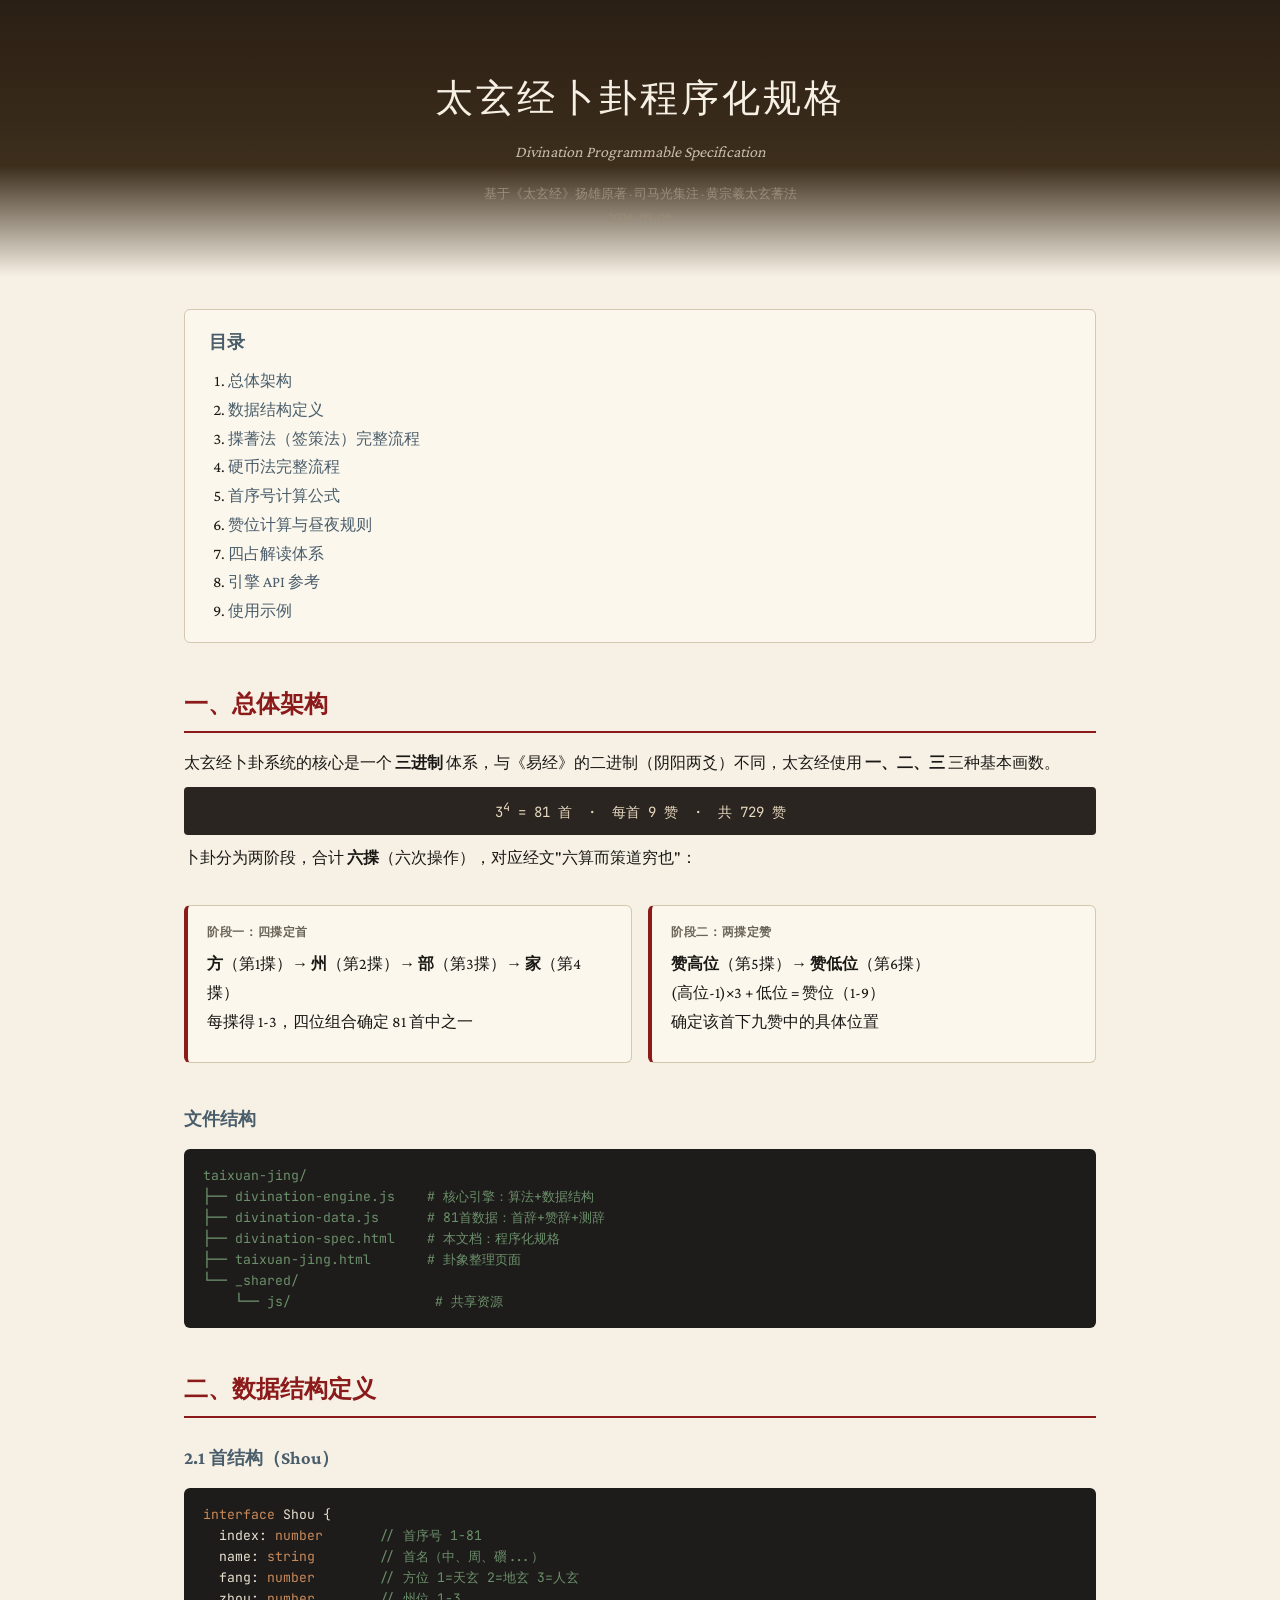
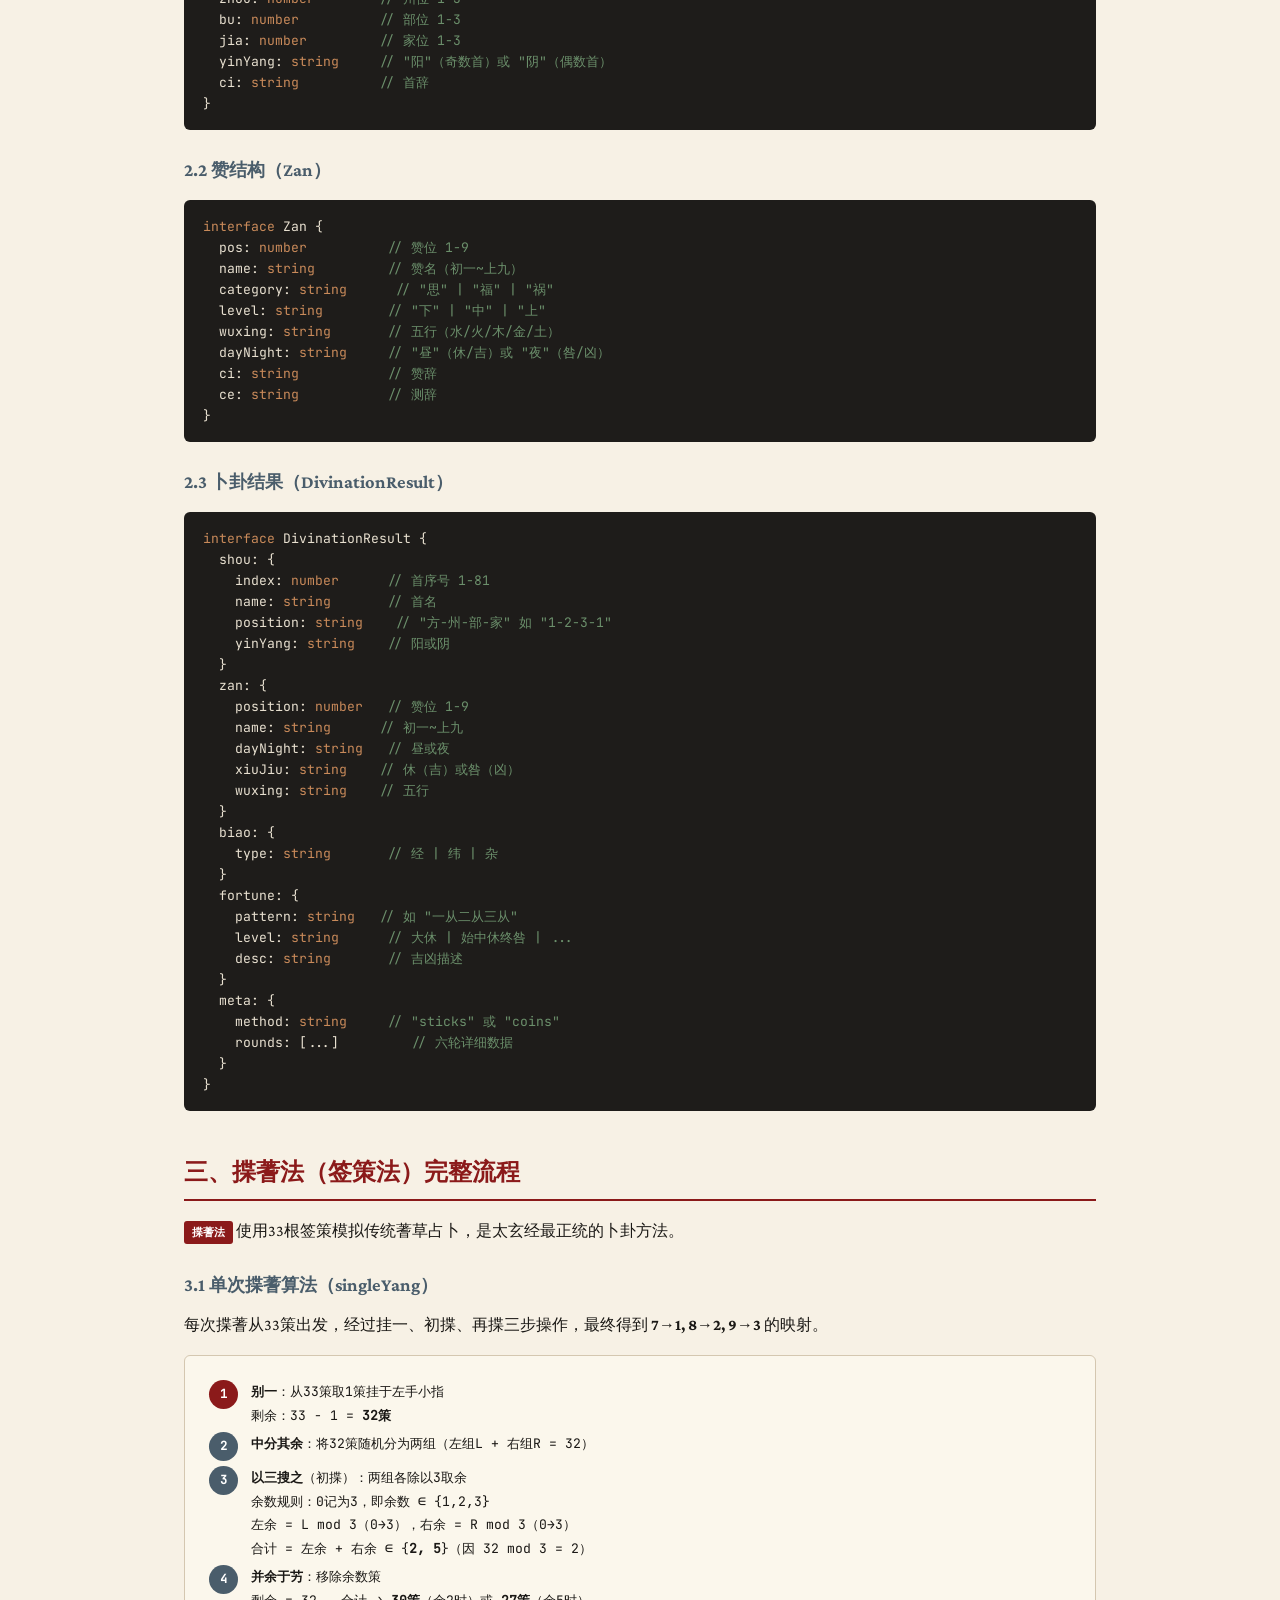
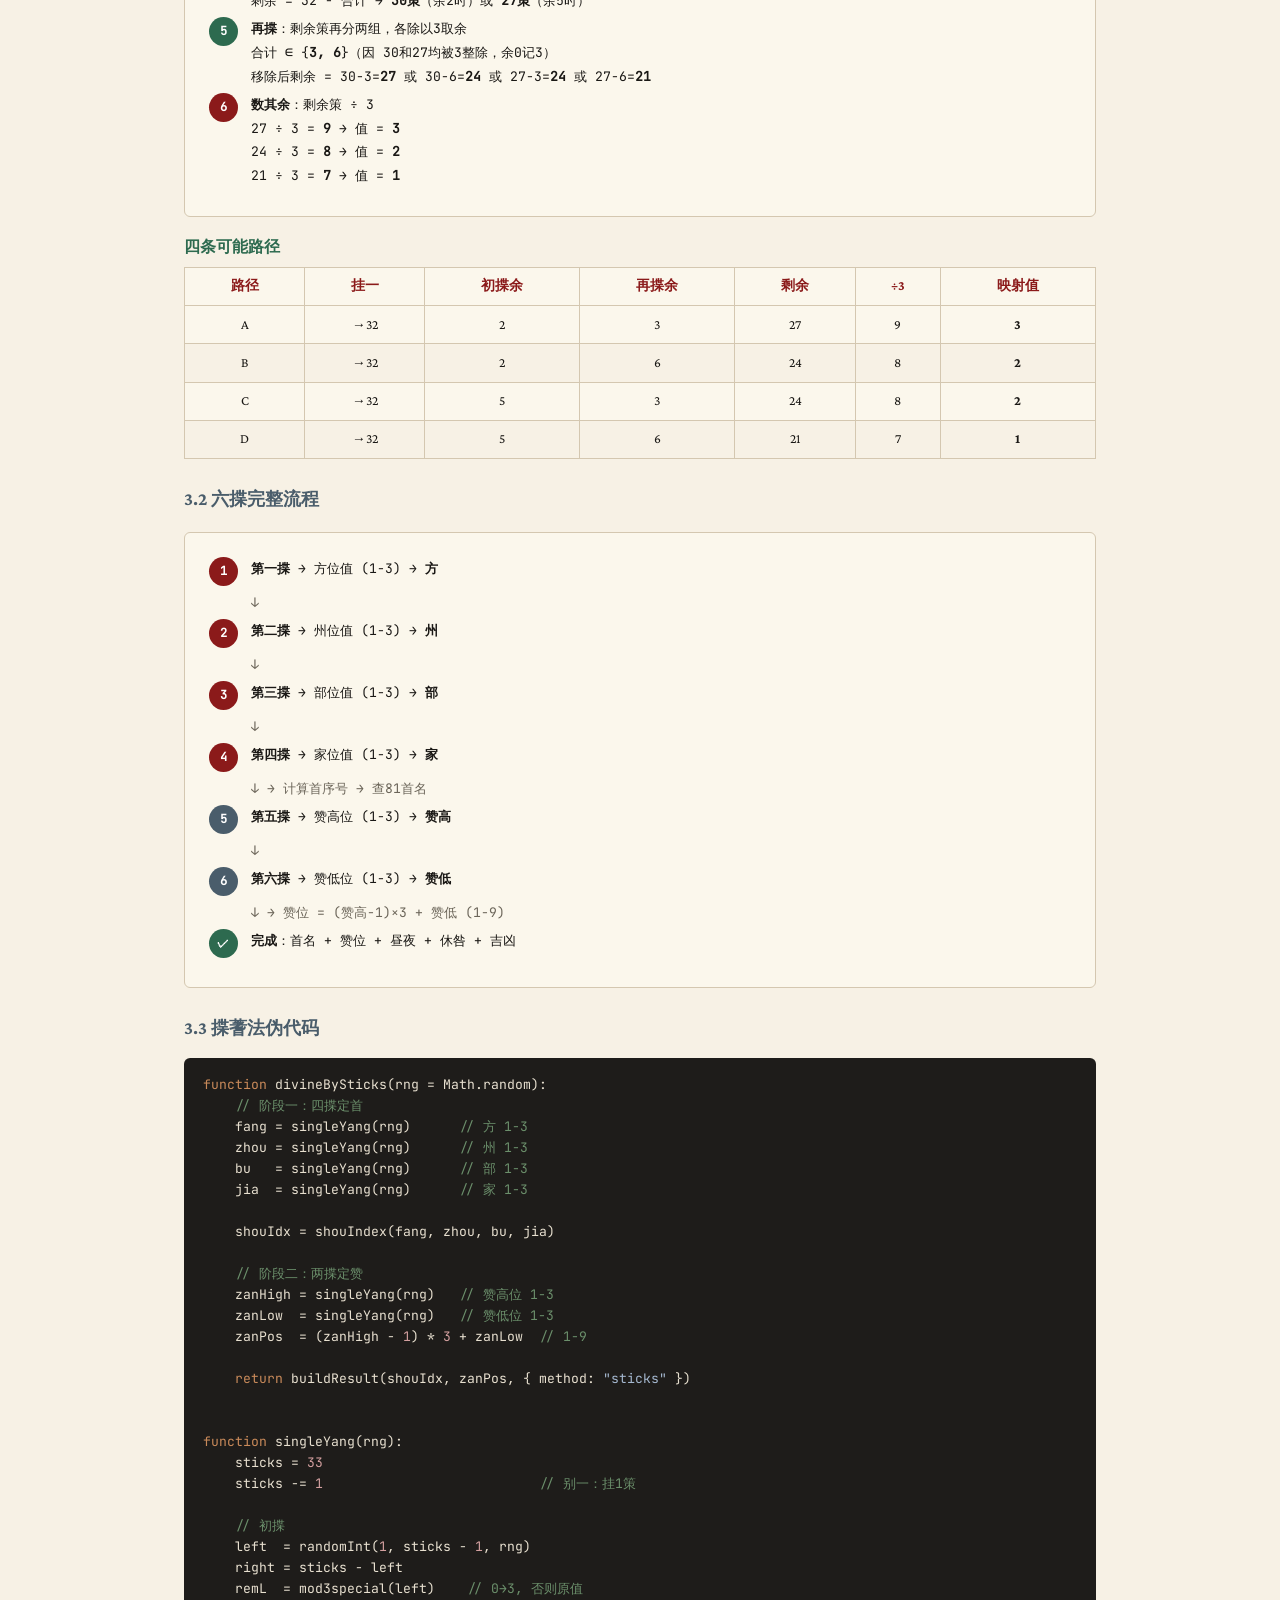
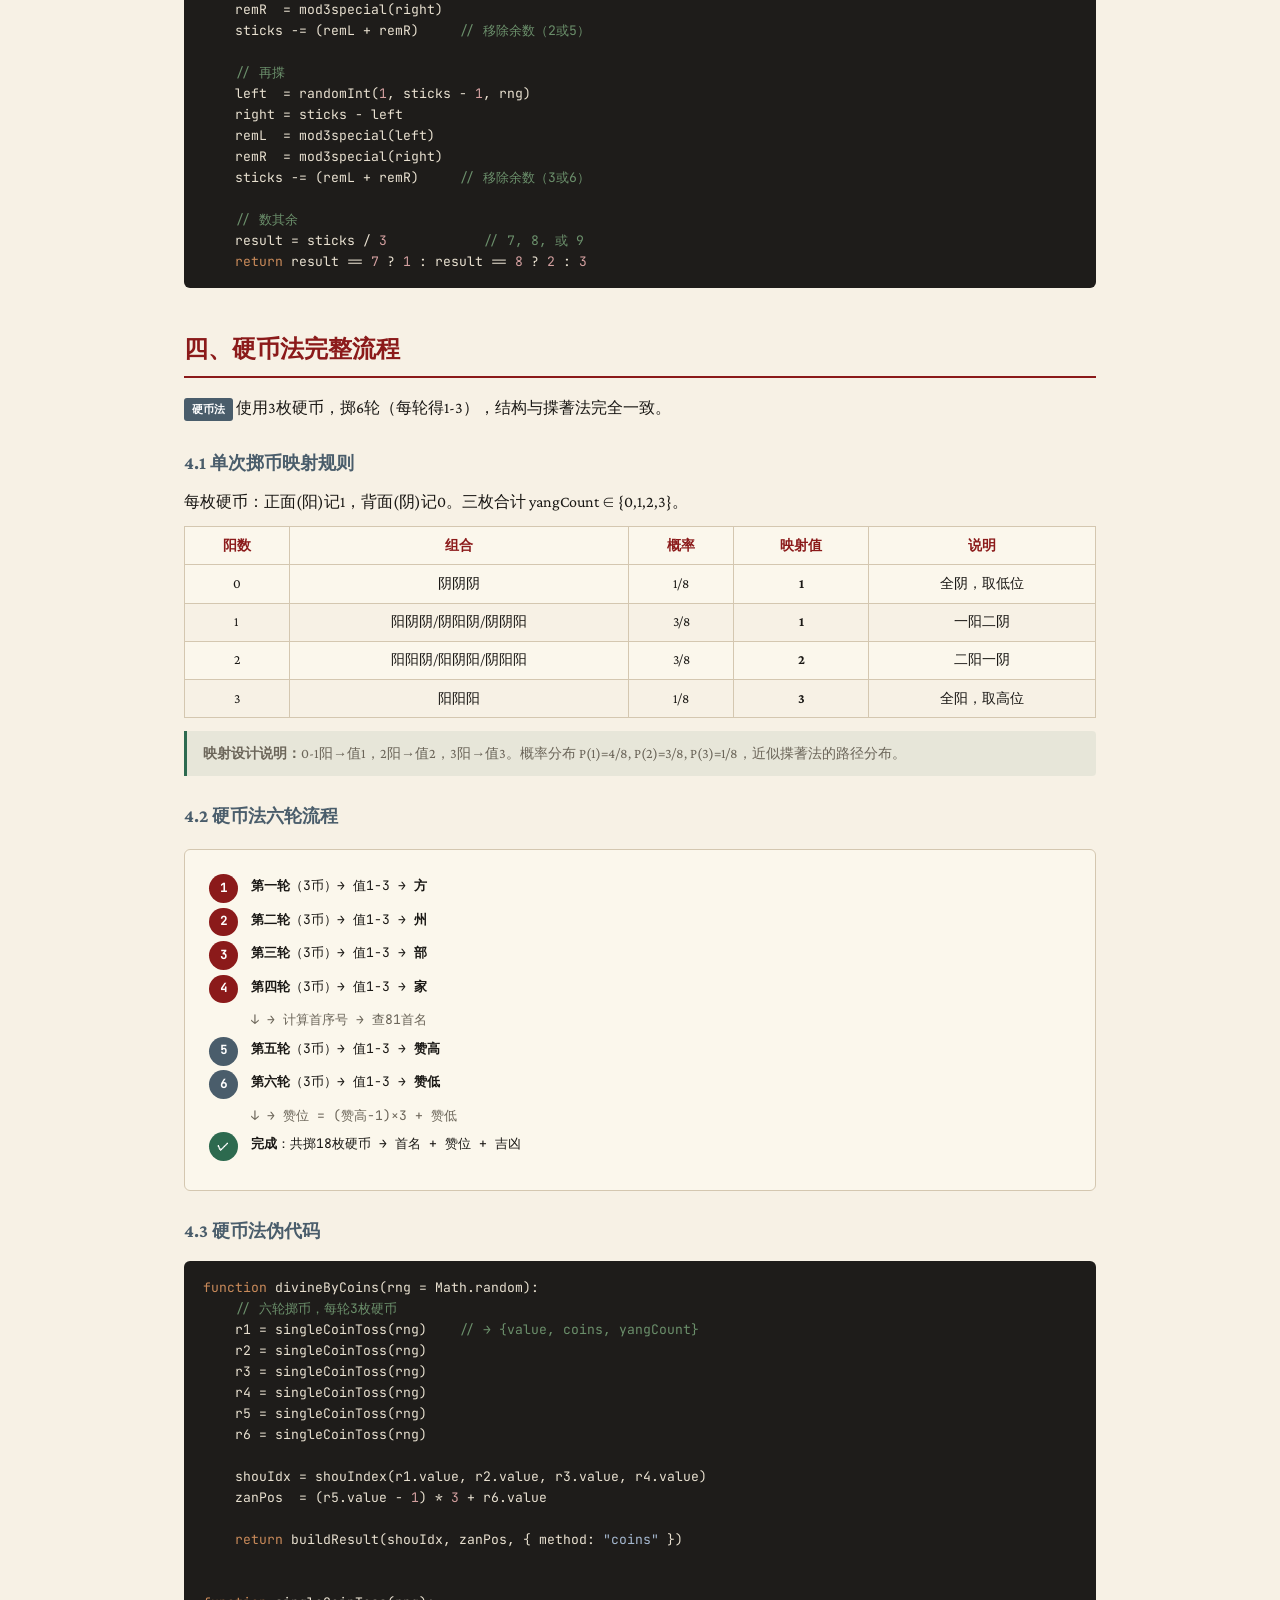
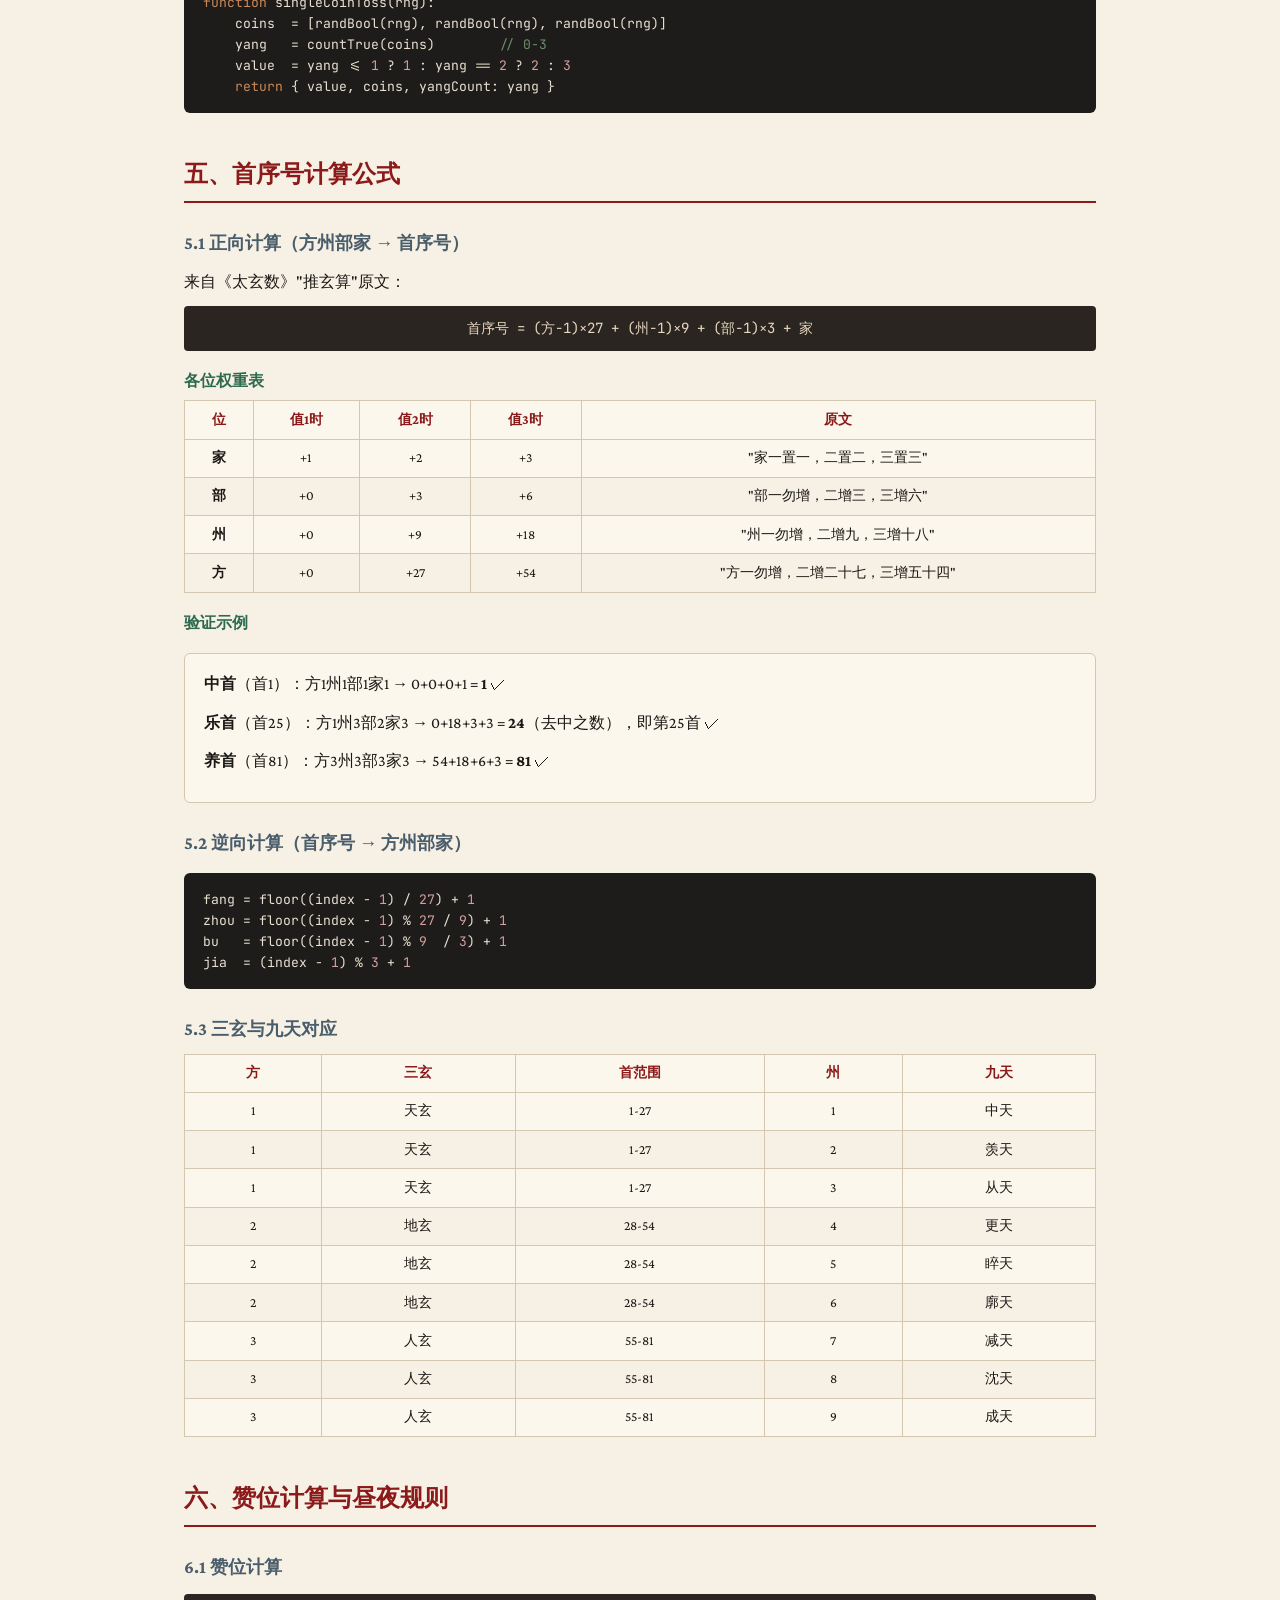
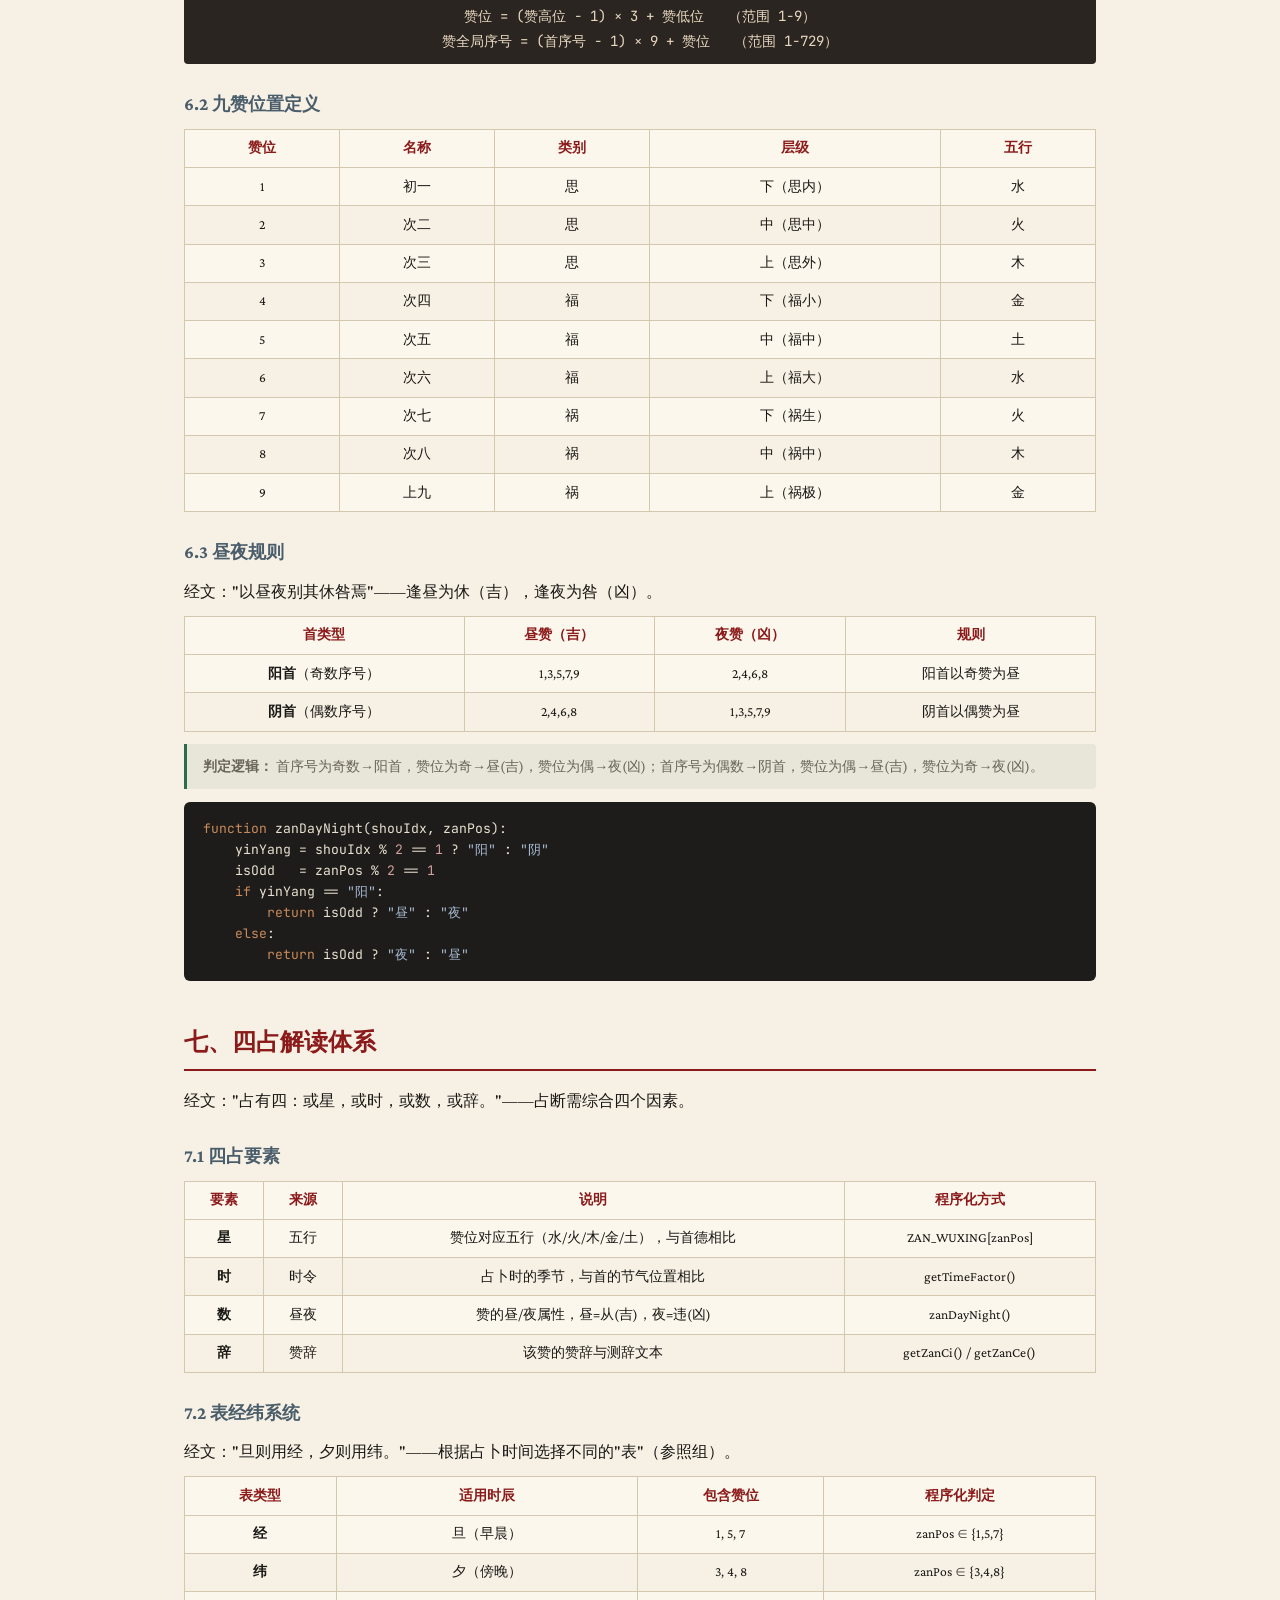
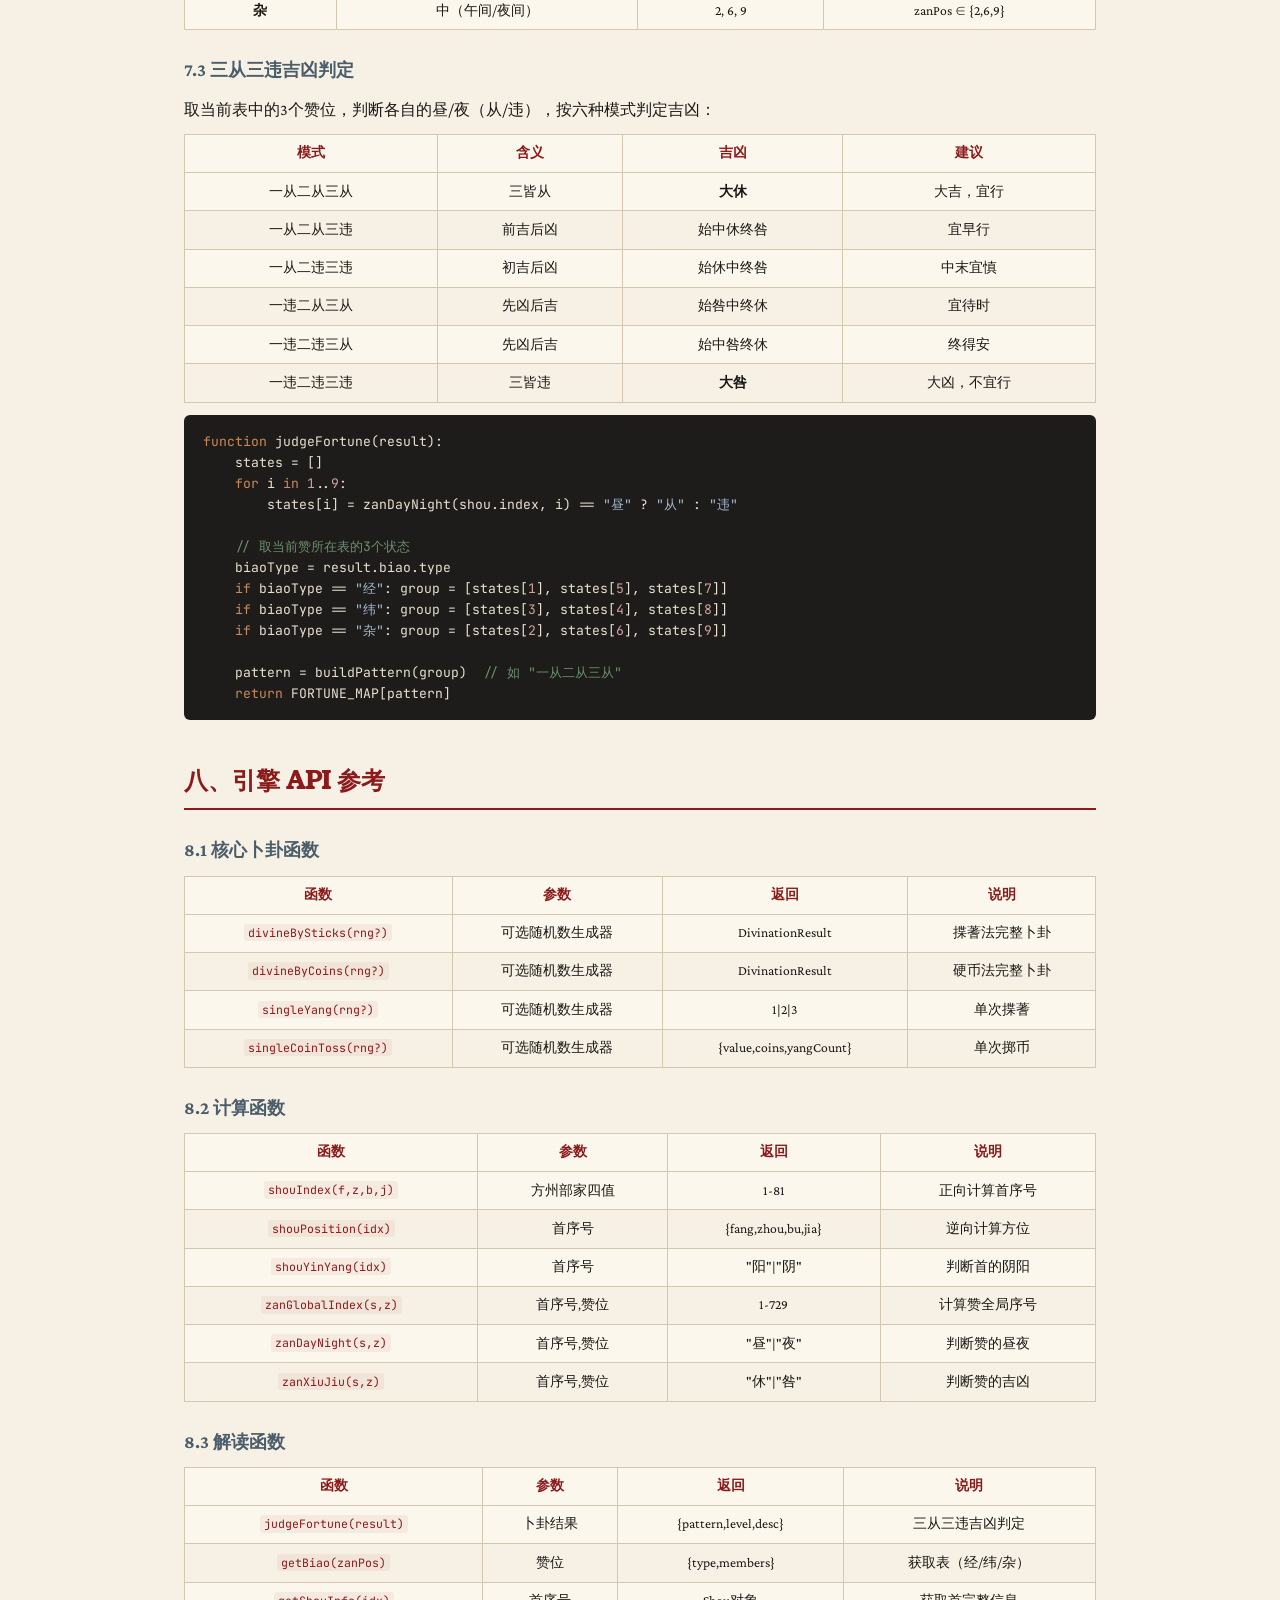
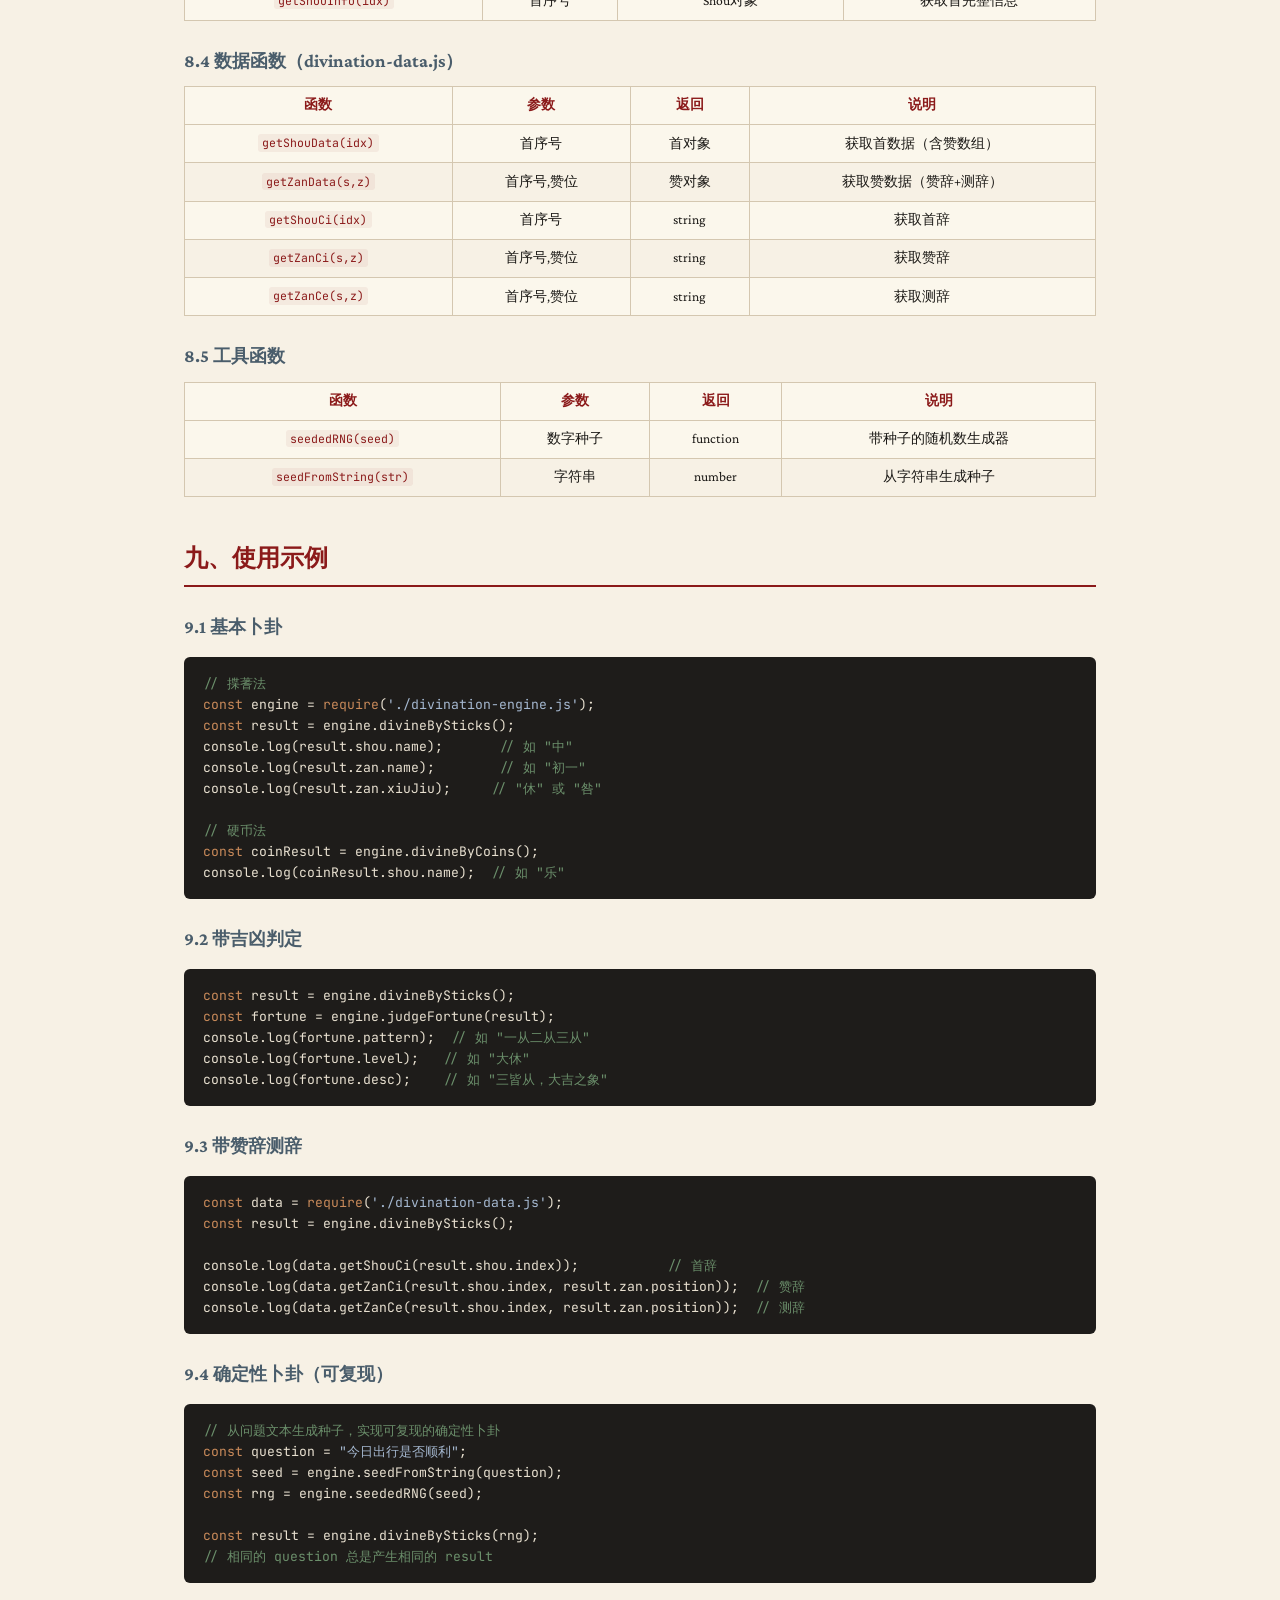
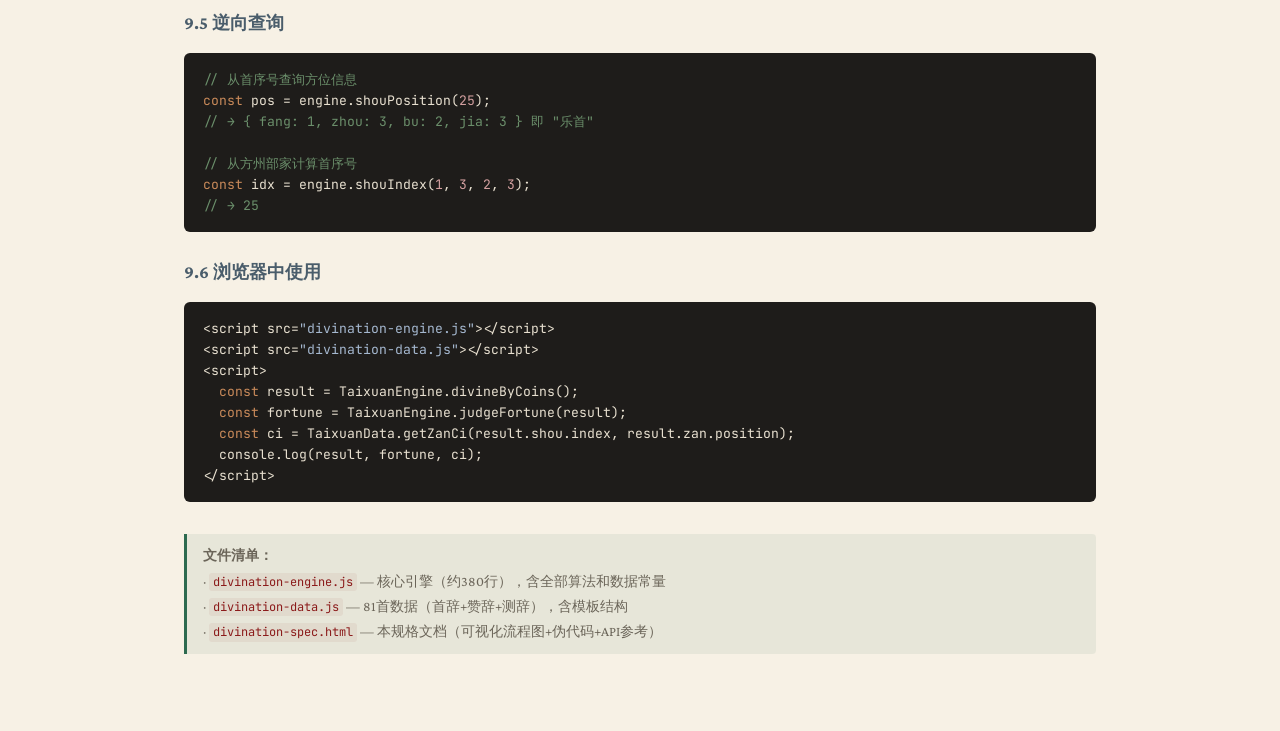
<file: taixuan-jing/divination-spec.html>
<!DOCTYPE html>
<html lang="zh-CN">
<head>
  <meta charset="UTF-8">
  <meta name="viewport" content="width=device-width, initial-scale=1.0">
  <title>太玄经卜卦程序化规格文档</title>
  <style>
    @font-face {
      font-family: 'Crimson';
      src: url('./_shared/fonts/CrimsonPro-Regular.ttf') format('truetype');
      font-weight: 400;
    }
    @font-face {
      font-family: 'Crimson';
      src: url('./_shared/fonts/CrimsonPro-Bold.ttf') format('truetype');
      font-weight: 700;
    }
    @font-face {
      font-family: 'Young';
      src: url('./_shared/fonts/YoungSerif-Regular.ttf') format('truetype');
      font-weight: 400;
    }
    @font-face {
      font-family: 'JetBrains';
      src: url('./_shared/fonts/JetBrainsMono-Regular.ttf') format('truetype');
      font-weight: 400;
    }

    :root {
      --bg: #f7f1e5;
      --bg2: #fbf7ec;
      --ink: #1a1815;
      --muted: #6b6559;
      --rule: #d4c7b0;
      --accent: #8b1a1a;
      --accent2: #4a5d6b;
      --accent3: #2d6a4f;
      --font: 'Crimson', 'Noto Serif SC', 'STSong', 'SimSun', serif;
      --font-mono: 'JetBrains', 'Noto Sans Mono SC', monospace;
      --max: 960px;
    }

    *, *::before, *::after { box-sizing: border-box; margin: 0; padding: 0; }
    html { font-size: 16px; scroll-behavior: smooth; }
    body {
      font-family: var(--font);
      color: var(--ink);
      background: var(--bg);
      line-height: 1.8;
    }

    .cover {
      background: linear-gradient(180deg, #2a1f14 0%, #3d2e1c 60%, var(--bg) 100%);
      color: #f7f1e5;
      padding: 4rem 2rem 3rem;
      text-align: center;
      margin-bottom: 2rem;
    }
    .cover h1 {
      font-family: 'Young', 'Noto Serif SC', serif;
      font-size: 2.4rem;
      font-weight: 400;
      letter-spacing: 0.08em;
      margin-bottom: 0.3rem;
    }
    .cover .subtitle {
      font-size: 1rem;
      color: #c8bca8;
      font-style: italic;
    }
    .cover .meta {
      margin-top: 1rem;
      font-size: 0.8rem;
      color: #9a8e7a;
    }

    article.page {
      max-width: var(--max);
      margin: 0 auto;
      padding: 0 1.5rem 4rem;
    }

    h2 {
      font-family: 'Young', 'Noto Serif SC', serif;
      font-size: 1.5rem;
      font-weight: 700;
      color: var(--accent);
      border-bottom: 2px solid var(--accent);
      padding-bottom: 0.3rem;
      margin: 2.5rem 0 1rem;
    }
    h3 {
      font-size: 1.15rem;
      font-weight: 700;
      color: var(--accent2);
      margin: 1.5rem 0 0.5rem;
    }
    h4 {
      font-size: 1rem;
      font-weight: 700;
      color: var(--accent3);
      margin: 1rem 0 0.3rem;
    }
    p { margin-bottom: 0.6rem; }

    code {
      font-family: var(--font-mono);
      font-size: 0.85em;
      background: rgba(139,26,26,0.06);
      padding: 0.1em 0.35em;
      border-radius: 3px;
      color: var(--accent);
    }

    pre {
      font-family: var(--font-mono);
      font-size: 0.82rem;
      line-height: 1.6;
      background: #1e1c1a;
      color: #e8e0d0;
      padding: 1rem 1.2rem;
      border-radius: 6px;
      overflow-x: auto;
      margin: 0.8rem 0;
    }
    pre .comment { color: #6b8f6b; }
    pre .keyword { color: #c98a5a; }
    pre .string { color: #a5b8d0; }
    pre .number { color: #d4a0a0; }

    .table-wrap {
      overflow-x: auto;
      margin: 1rem 0;
      border: 1px solid var(--rule);
      border-radius: 4px;
    }
    table {
      width: 100%;
      border-collapse: collapse;
      font-size: 0.85rem;
    }
    th, td {
      padding: 0.4rem 0.6rem;
      border: 1px solid var(--rule);
      text-align: center;
    }
    th {
      background: var(--bg2);
      font-weight: 700;
      color: var(--accent);
    }
    tr:nth-child(even) { background: var(--bg2); }

    .flow-diagram {
      background: var(--bg2);
      border: 1px solid var(--rule);
      border-radius: 6px;
      padding: 1.5rem;
      margin: 1rem 0;
      font-family: var(--font-mono);
      font-size: 0.82rem;
      line-height: 1.8;
      overflow-x: auto;
    }
    .flow-diagram .step {
      display: flex;
      align-items: flex-start;
      gap: 0.8rem;
      margin-bottom: 0.3rem;
    }
    .flow-diagram .step-num {
      flex-shrink: 0;
      width: 1.8rem;
      height: 1.8rem;
      border-radius: 50%;
      background: var(--accent);
      color: #fff;
      display: flex;
      align-items: center;
      justify-content: center;
      font-size: 0.75rem;
      font-weight: 700;
    }
    .flow-diagram .step-num.alt {
      background: var(--accent2);
    }
    .flow-diagram .step-num.alt2 {
      background: var(--accent3);
    }
    .flow-diagram .arrow {
      margin-left: 2.6rem;
      color: var(--muted);
      margin-bottom: 0.3rem;
    }

    .card {
      background: var(--bg2);
      border: 1px solid var(--rule);
      border-radius: 6px;
      padding: 1rem 1.2rem;
      margin: 1rem 0;
    }
    .card.highlight {
      border-left: 4px solid var(--accent);
    }
    .card .label {
      font-size: 0.75rem;
      font-weight: 700;
      color: var(--muted);
      text-transform: uppercase;
      letter-spacing: 0.05em;
    }

    .formula {
      background: #2a2520;
      color: #e8d8c0;
      font-family: var(--font-mono);
      font-size: 0.88rem;
      padding: 0.6rem 1rem;
      border-radius: 4px;
      text-align: center;
      margin: 0.6rem 0;
    }

    .badge {
      display: inline-block;
      font-size: 0.7rem;
      padding: 0.1rem 0.5rem;
      border-radius: 3px;
      font-weight: 700;
      vertical-align: middle;
    }
    .badge-stick { background: #8b1a1a; color: #fff; }
    .badge-coin { background: #4a5d6b; color: #fff; }

    .toc {
      background: var(--bg2);
      border: 1px solid var(--rule);
      border-radius: 6px;
      padding: 1rem 1.5rem;
      margin: 1.5rem 0;
    }
    .toc ol { padding-left: 1.2rem; }
    .toc a {
      color: var(--accent2);
      text-decoration: none;
    }
    .toc a:hover { text-decoration: underline; }

    .grid-2 {
      display: grid;
      grid-template-columns: 1fr 1fr;
      gap: 1rem;
      margin: 1rem 0;
    }
    @media (max-width: 640px) {
      .grid-2 { grid-template-columns: 1fr; }
    }

    .note {
      background: rgba(45,106,79,0.08);
      border-left: 3px solid var(--accent3);
      padding: 0.6rem 1rem;
      border-radius: 0 4px 4px 0;
      margin: 0.8rem 0;
      font-size: 0.88rem;
      color: var(--muted);
    }

    .center { text-align: center; }
  </style>
</head>
<body>

<div class="cover">
  <h1>太玄经卜卦程序化规格</h1>
  <div class="subtitle">Divination Programmable Specification</div>
  <div class="meta">基于《太玄经》扬雄原著 · 司马光集注 · 黄宗羲太玄蓍法<br>2026-09-09</div>
</div>

<article class="page">

<!-- 目录 -->
<div class="toc">
  <h3 style="margin-top:0">目录</h3>
  <ol>
    <li><a href="#overview">总体架构</a></li>
    <li><a href="#data-structure">数据结构定义</a></li>
    <li><a href="#stick-method">揲蓍法（签策法）完整流程</a></li>
    <li><a href="#coin-method">硬币法完整流程</a></li>
    <li><a href="#shou-calc">首序号计算公式</a></li>
    <li><a href="#zan-calc">赞位计算与昼夜规则</a></li>
    <li><a href="#interpretation">四占解读体系</a></li>
    <li><a href="#api">引擎 API 参考</a></li>
    <li><a href="#usage">使用示例</a></li>
  </ol>
</div>

<!-- ============================================================ -->
<h2 id="overview">一、总体架构</h2>

<p>太玄经卜卦系统的核心是一个 <strong>三进制</strong> 体系，与《易经》的二进制（阴阳两爻）不同，太玄经使用 <strong>一、二、三</strong> 三种基本画数。</p>

<div class="formula">
  3<sup>4</sup> = 81 首 &nbsp;·&nbsp; 每首 9 赞 &nbsp;·&nbsp; 共 729 赞
</div>

<p>卜卦分为两阶段，合计 <strong>六揲</strong>（六次操作），对应经文"六算而策道穷也"：</p>

<div class="grid-2">
  <div class="card highlight">
    <div class="label">阶段一：四揲定首</div>
    <p style="margin-top:0.4rem">
      <strong>方</strong>（第1揲）→ <strong>州</strong>（第2揲）→ <strong>部</strong>（第3揲）→ <strong>家</strong>（第4揲）<br>
      每揲得 1-3，四位组合确定 81 首中之一
    </p>
  </div>
  <div class="card highlight">
    <div class="label">阶段二：两揲定赞</div>
    <p style="margin-top:0.4rem">
      <strong>赞高位</strong>（第5揲）→ <strong>赞低位</strong>（第6揲）<br>
      (高位-1)×3 + 低位 = 赞位（1-9）<br>
      确定该首下九赞中的具体位置
    </p>
  </div>
</div>

<h3>文件结构</h3>

<pre><span class="comment">taixuan-jing/
├── divination-engine.js    # 核心引擎：算法+数据结构
├── divination-data.js      # 81首数据：首辞+赞辞+测辞
├── divination-spec.html    # 本文档：程序化规格
├── taixuan-jing.html       # 卦象整理页面
└── _shared/
    └── js/                  # 共享资源</span></pre>

<!-- ============================================================ -->
<h2 id="data-structure">二、数据结构定义</h2>

<h3>2.1 首结构（Shou）</h3>

<pre><span class="keyword">interface</span> Shou {
  index: <span class="keyword">number</span>       <span class="comment">// 首序号 1-81</span>
  name: <span class="keyword">string</span>        <span class="comment">// 首名（中、周、礥...）</span>
  fang: <span class="keyword">number</span>        <span class="comment">// 方位 1=天玄 2=地玄 3=人玄</span>
  zhou: <span class="keyword">number</span>        <span class="comment">// 州位 1-3</span>
  bu: <span class="keyword">number</span>          <span class="comment">// 部位 1-3</span>
  jia: <span class="keyword">number</span>         <span class="comment">// 家位 1-3</span>
  yinYang: <span class="keyword">string</span>     <span class="comment">// "阳"（奇数首）或 "阴"（偶数首）</span>
  ci: <span class="keyword">string</span>          <span class="comment">// 首辞</span>
}</pre>

<h3>2.2 赞结构（Zan）</h3>

<pre><span class="keyword">interface</span> Zan {
  pos: <span class="keyword">number</span>          <span class="comment">// 赞位 1-9</span>
  name: <span class="keyword">string</span>         <span class="comment">// 赞名（初一~上九）</span>
  category: <span class="keyword">string</span>      <span class="comment">// "思" | "福" | "祸"</span>
  level: <span class="keyword">string</span>        <span class="comment">// "下" | "中" | "上"</span>
  wuxing: <span class="keyword">string</span>       <span class="comment">// 五行（水/火/木/金/土）</span>
  dayNight: <span class="keyword">string</span>     <span class="comment">// "昼"（休/吉）或 "夜"（咎/凶）</span>
  ci: <span class="keyword">string</span>           <span class="comment">// 赞辞</span>
  ce: <span class="keyword">string</span>           <span class="comment">// 测辞</span>
}</pre>

<h3>2.3 卜卦结果（DivinationResult）</h3>

<pre><span class="keyword">interface</span> DivinationResult {
  shou: {
    index: <span class="keyword">number</span>      <span class="comment">// 首序号 1-81</span>
    name: <span class="keyword">string</span>       <span class="comment">// 首名</span>
    position: <span class="keyword">string</span>    <span class="comment">// "方-州-部-家" 如 "1-2-3-1"</span>
    yinYang: <span class="keyword">string</span>    <span class="comment">// 阳或阴</span>
  }
  zan: {
    position: <span class="keyword">number</span>   <span class="comment">// 赞位 1-9</span>
    name: <span class="keyword">string</span>      <span class="comment">// 初一~上九</span>
    dayNight: <span class="keyword">string</span>   <span class="comment">// 昼或夜</span>
    xiuJiu: <span class="keyword">string</span>    <span class="comment">// 休（吉）或咎（凶）</span>
    wuxing: <span class="keyword">string</span>    <span class="comment">// 五行</span>
  }
  biao: {
    type: <span class="keyword">string</span>       <span class="comment">// 经 | 纬 | 杂</span>
  }
  fortune: {
    pattern: <span class="keyword">string</span>   <span class="comment">// 如 "一从二从三从"</span>
    level: <span class="keyword">string</span>      <span class="comment">// 大休 | 始中休终咎 | ...</span>
    desc: <span class="keyword">string</span>       <span class="comment">// 吉凶描述</span>
  }
  meta: {
    method: <span class="keyword">string</span>     <span class="comment">// "sticks" 或 "coins"</span>
    rounds: [...]         <span class="comment">// 六轮详细数据</span>
  }
}</pre>

<!-- ============================================================ -->
<h2 id="stick-method">三、揲蓍法（签策法）完整流程</h2>

<p><span class="badge badge-stick">揲蓍法</span> 使用33根签策模拟传统蓍草占卜，是太玄经最正统的卜卦方法。</p>

<h3>3.1 单次揲蓍算法（singleYang）</h3>

<p>每次揲蓍从33策出发，经过挂一、初揲、再揲三步操作，最终得到 <strong>7→1, 8→2, 9→3</strong> 的映射。</p>

<div class="flow-diagram">
  <div class="step"><div class="step-num">1</div><div>
    <strong>别一</strong>：从33策取1策挂于左手小指<br>
    剩余：33 - 1 = <strong>32策</strong>
  </div></div>

  <div class="step"><div class="step-num alt">2</div><div>
    <strong>中分其余</strong>：将32策随机分为两组（左组L + 右组R = 32）
  </div></div>

  <div class="step"><div class="step-num alt">3</div><div>
    <strong>以三搜之</strong>（初揲）：两组各除以3取余<br>
    余数规则：0记为3，即余数 ∈ {1,2,3}<br>
    左余 = L mod 3（0→3），右余 = R mod 3（0→3）<br>
    合计 = 左余 + 右余 ∈ {<strong>2, 5</strong>}（因 32 mod 3 = 2）
  </div></div>

  <div class="step"><div class="step-num alt">4</div><div>
    <strong>并余于艻</strong>：移除余数策<br>
    剩余 = 32 - 合计 → <strong>30策</strong>（余2时）或 <strong>27策</strong>（余5时）
  </div></div>

  <div class="step"><div class="step-num alt2">5</div><div>
    <strong>再揲</strong>：剩余策再分两组，各除以3取余<br>
    合计 ∈ {<strong>3, 6</strong>}（因 30和27均被3整除，余0记3）<br>
    移除后剩余 = 30-3=<strong>27</strong> 或 30-6=<strong>24</strong> 或 27-3=<strong>24</strong> 或 27-6=<strong>21</strong>
  </div></div>

  <div class="step"><div class="step-num">6</div><div>
    <strong>数其余</strong>：剩余策 ÷ 3<br>
    27 ÷ 3 = <strong>9</strong> → 值 = <strong>3</strong><br>
    24 ÷ 3 = <strong>8</strong> → 值 = <strong>2</strong><br>
    21 ÷ 3 = <strong>7</strong> → 值 = <strong>1</strong>
  </div></div>
</div>

<h4>四条可能路径</h4>

<table>
  <tr><th>路径</th><th>挂一</th><th>初揲余</th><th>再揲余</th><th>剩余</th><th>÷3</th><th>映射值</th></tr>
  <tr><td>A</td><td>→32</td><td>2</td><td>3</td><td>27</td><td>9</td><td><strong>3</strong></td></tr>
  <tr><td>B</td><td>→32</td><td>2</td><td>6</td><td>24</td><td>8</td><td><strong>2</strong></td></tr>
  <tr><td>C</td><td>→32</td><td>5</td><td>3</td><td>24</td><td>8</td><td><strong>2</strong></td></tr>
  <tr><td>D</td><td>→32</td><td>5</td><td>6</td><td>21</td><td>7</td><td><strong>1</strong></td></tr>
</table>

<h3>3.2 六揲完整流程</h3>

<div class="flow-diagram">
  <div class="step"><div class="step-num">1</div><div><strong>第一揲</strong> → 方位值 (1-3) → <strong>方</strong></div></div>
  <div class="arrow">↓</div>
  <div class="step"><div class="step-num">2</div><div><strong>第二揲</strong> → 州位值 (1-3) → <strong>州</strong></div></div>
  <div class="arrow">↓</div>
  <div class="step"><div class="step-num">3</div><div><strong>第三揲</strong> → 部位值 (1-3) → <strong>部</strong></div></div>
  <div class="arrow">↓</div>
  <div class="step"><div class="step-num">4</div><div><strong>第四揲</strong> → 家位值 (1-3) → <strong>家</strong></div></div>
  <div class="arrow">↓ → 计算首序号 → 查81首名</div>
  <div class="step"><div class="step-num alt">5</div><div><strong>第五揲</strong> → 赞高位 (1-3) → <strong>赞高</strong></div></div>
  <div class="arrow">↓</div>
  <div class="step"><div class="step-num alt">6</div><div><strong>第六揲</strong> → 赞低位 (1-3) → <strong>赞低</strong></div></div>
  <div class="arrow">↓ → 赞位 = (赞高-1)×3 + 赞低 (1-9)</div>
  <div class="step"><div class="step-num alt2">✓</div><div><strong>完成</strong>：首名 + 赞位 + 昼夜 + 休咎 + 吉凶</div></div>
</div>

<h3>3.3 揲蓍法伪代码</h3>

<pre><span class="keyword">function</span> divineBySticks(rng = Math.random):
    <span class="comment">// 阶段一：四揲定首</span>
    fang = singleYang(rng)      <span class="comment">// 方 1-3</span>
    zhou = singleYang(rng)      <span class="comment">// 州 1-3</span>
    bu   = singleYang(rng)      <span class="comment">// 部 1-3</span>
    jia  = singleYang(rng)      <span class="comment">// 家 1-3</span>

    shouIdx = shouIndex(fang, zhou, bu, jia)

    <span class="comment">// 阶段二：两揲定赞</span>
    zanHigh = singleYang(rng)   <span class="comment">// 赞高位 1-3</span>
    zanLow  = singleYang(rng)   <span class="comment">// 赞低位 1-3</span>
    zanPos  = (zanHigh - <span class="number">1</span>) * <span class="number">3</span> + zanLow  <span class="comment">// 1-9</span>

    <span class="keyword">return</span> buildResult(shouIdx, zanPos, { method: <span class="string">"sticks"</span> })


<span class="keyword">function</span> singleYang(rng):
    sticks = <span class="number">33</span>
    sticks -= <span class="number">1</span>                           <span class="comment">// 别一：挂1策</span>

    <span class="comment">// 初揲</span>
    left  = randomInt(<span class="number">1</span>, sticks - <span class="number">1</span>, rng)
    right = sticks - left
    remL  = mod3special(left)    <span class="comment">// 0→3, 否则原值</span>
    remR  = mod3special(right)
    sticks -= (remL + remR)     <span class="comment">// 移除余数（2或5）</span>

    <span class="comment">// 再揲</span>
    left  = randomInt(<span class="number">1</span>, sticks - <span class="number">1</span>, rng)
    right = sticks - left
    remL  = mod3special(left)
    remR  = mod3special(right)
    sticks -= (remL + remR)     <span class="comment">// 移除余数（3或6）</span>

    <span class="comment">// 数其余</span>
    result = sticks / <span class="number">3</span>            <span class="comment">// 7, 8, 或 9</span>
    <span class="keyword">return</span> result == <span class="number">7</span> ? <span class="number">1</span> : result == <span class="number">8</span> ? <span class="number">2</span> : <span class="number">3</span></pre>

<!-- ============================================================ -->
<h2 id="coin-method">四、硬币法完整流程</h2>

<p><span class="badge badge-coin">硬币法</span> 使用3枚硬币，掷6轮（每轮得1-3），结构与揲蓍法完全一致。</p>

<h3>4.1 单次掷币映射规则</h3>

<p>每枚硬币：正面(阳)记1，背面(阴)记0。三枚合计 yangCount ∈ {0,1,2,3}。</p>

<table>
  <tr><th>阳数</th><th>组合</th><th>概率</th><th>映射值</th><th>说明</th></tr>
  <tr><td>0</td><td>阴阴阴</td><td>1/8</td><td><strong>1</strong></td><td>全阴，取低位</td></tr>
  <tr><td>1</td><td>阳阴阴/阴阳阴/阴阴阳</td><td>3/8</td><td><strong>1</strong></td><td>一阳二阴</td></tr>
  <tr><td>2</td><td>阳阳阴/阳阴阳/阴阳阳</td><td>3/8</td><td><strong>2</strong></td><td>二阳一阴</td></tr>
  <tr><td>3</td><td>阳阳阳</td><td>1/8</td><td><strong>3</strong></td><td>全阳，取高位</td></tr>
</table>

<div class="note">
  <strong>映射设计说明：</strong>0-1阳→值1，2阳→值2，3阳→值3。概率分布 P(1)=4/8, P(2)=3/8, P(3)=1/8，近似揲蓍法的路径分布。
</div>

<h3>4.2 硬币法六轮流程</h3>

<div class="flow-diagram">
  <div class="step"><div class="step-num">1</div><div><strong>第一轮</strong>（3币）→ 值1-3 → <strong>方</strong></div></div>
  <div class="step"><div class="step-num">2</div><div><strong>第二轮</strong>（3币）→ 值1-3 → <strong>州</strong></div></div>
  <div class="step"><div class="step-num">3</div><div><strong>第三轮</strong>（3币）→ 值1-3 → <strong>部</strong></div></div>
  <div class="step"><div class="step-num">4</div><div><strong>第四轮</strong>（3币）→ 值1-3 → <strong>家</strong></div></div>
  <div class="arrow">↓ → 计算首序号 → 查81首名</div>
  <div class="step"><div class="step-num alt">5</div><div><strong>第五轮</strong>（3币）→ 值1-3 → <strong>赞高</strong></div></div>
  <div class="step"><div class="step-num alt">6</div><div><strong>第六轮</strong>（3币）→ 值1-3 → <strong>赞低</strong></div></div>
  <div class="arrow">↓ → 赞位 = (赞高-1)×3 + 赞低</div>
  <div class="step"><div class="step-num alt2">✓</div><div><strong>完成</strong>：共掷18枚硬币 → 首名 + 赞位 + 吉凶</div></div>
</div>

<h3>4.3 硬币法伪代码</h3>

<pre><span class="keyword">function</span> divineByCoins(rng = Math.random):
    <span class="comment">// 六轮掷币，每轮3枚硬币</span>
    r1 = singleCoinToss(rng)    <span class="comment">// → {value, coins, yangCount}</span>
    r2 = singleCoinToss(rng)
    r3 = singleCoinToss(rng)
    r4 = singleCoinToss(rng)
    r5 = singleCoinToss(rng)
    r6 = singleCoinToss(rng)

    shouIdx = shouIndex(r1.value, r2.value, r3.value, r4.value)
    zanPos  = (r5.value - <span class="number">1</span>) * <span class="number">3</span> + r6.value

    <span class="keyword">return</span> buildResult(shouIdx, zanPos, { method: <span class="string">"coins"</span> })


<span class="keyword">function</span> singleCoinToss(rng):
    coins  = [randBool(rng), randBool(rng), randBool(rng)]
    yang   = countTrue(coins)        <span class="comment">// 0-3</span>
    value  = yang &lt;= <span class="number">1</span> ? <span class="number">1</span> : yang == <span class="number">2</span> ? <span class="number">2</span> : <span class="number">3</span>
    <span class="keyword">return</span> { value, coins, yangCount: yang }</pre>

<!-- ============================================================ -->
<h2 id="shou-calc">五、首序号计算公式</h2>

<h3>5.1 正向计算（方州部家 → 首序号）</h3>

<p>来自《太玄数》"推玄算"原文：</p>

<div class="formula">
  首序号 = (方-1)×27 + (州-1)×9 + (部-1)×3 + 家
</div>

<h4>各位权重表</h4>

<table>
  <tr><th>位</th><th>值1时</th><th>值2时</th><th>值3时</th><th>原文</th></tr>
  <tr><td><strong>家</strong></td><td>+1</td><td>+2</td><td>+3</td><td>"家一置一，二置二，三置三"</td></tr>
  <tr><td><strong>部</strong></td><td>+0</td><td>+3</td><td>+6</td><td>"部一勿增，二增三，三增六"</td></tr>
  <tr><td><strong>州</strong></td><td>+0</td><td>+9</td><td>+18</td><td>"州一勿增，二增九，三增十八"</td></tr>
  <tr><td><strong>方</strong></td><td>+0</td><td>+27</td><td>+54</td><td>"方一勿增，二增二十七，三增五十四"</td></tr>
</table>

<h4>验证示例</h4>

<div class="card">
  <p><strong>中首</strong>（首1）：方1州1部1家1 → 0+0+0+1 = <strong>1</strong> ✓</p>
  <p><strong>乐首</strong>（首25）：方1州3部2家3 → 0+18+3+3 = <strong>24</strong>（去中之数），即第25首 ✓</p>
  <p><strong>养首</strong>（首81）：方3州3部3家3 → 54+18+6+3 = <strong>81</strong> ✓</p>
</div>

<h3>5.2 逆向计算（首序号 → 方州部家）</h3>

<pre>fang = floor((index - <span class="number">1</span>) / <span class="number">27</span>) + <span class="number">1</span>
zhou = floor((index - <span class="number">1</span>) % <span class="number">27</span> / <span class="number">9</span>) + <span class="number">1</span>
bu   = floor((index - <span class="number">1</span>) % <span class="number">9</span>  / <span class="number">3</span>) + <span class="number">1</span>
jia  = (index - <span class="number">1</span>) % <span class="number">3</span> + <span class="number">1</span></pre>

<h3>5.3 三玄与九天对应</h3>

<table>
  <tr><th>方</th><th>三玄</th><th>首范围</th><th>州</th><th>九天</th></tr>
  <tr><td>1</td><td>天玄</td><td>1-27</td><td>1</td><td>中天</td></tr>
  <tr><td>1</td><td>天玄</td><td>1-27</td><td>2</td><td>羡天</td></tr>
  <tr><td>1</td><td>天玄</td><td>1-27</td><td>3</td><td>从天</td></tr>
  <tr><td>2</td><td>地玄</td><td>28-54</td><td>4</td><td>更天</td></tr>
  <tr><td>2</td><td>地玄</td><td>28-54</td><td>5</td><td>睟天</td></tr>
  <tr><td>2</td><td>地玄</td><td>28-54</td><td>6</td><td>廓天</td></tr>
  <tr><td>3</td><td>人玄</td><td>55-81</td><td>7</td><td>减天</td></tr>
  <tr><td>3</td><td>人玄</td><td>55-81</td><td>8</td><td>沈天</td></tr>
  <tr><td>3</td><td>人玄</td><td>55-81</td><td>9</td><td>成天</td></tr>
</table>

<!-- ============================================================ -->
<h2 id="zan-calc">六、赞位计算与昼夜规则</h2>

<h3>6.1 赞位计算</h3>

<div class="formula">
  赞位 = (赞高位 - 1) × 3 + 赞低位 &nbsp;&nbsp;（范围 1-9）<br>
  赞全局序号 = (首序号 - 1) × 9 + 赞位 &nbsp;&nbsp;（范围 1-729）
</div>

<h3>6.2 九赞位置定义</h3>

<table>
  <tr><th>赞位</th><th>名称</th><th>类别</th><th>层级</th><th>五行</th></tr>
  <tr><td>1</td><td>初一</td><td>思</td><td>下（思内）</td><td>水</td></tr>
  <tr><td>2</td><td>次二</td><td>思</td><td>中（思中）</td><td>火</td></tr>
  <tr><td>3</td><td>次三</td><td>思</td><td>上（思外）</td><td>木</td></tr>
  <tr><td>4</td><td>次四</td><td>福</td><td>下（福小）</td><td>金</td></tr>
  <tr><td>5</td><td>次五</td><td>福</td><td>中（福中）</td><td>土</td></tr>
  <tr><td>6</td><td>次六</td><td>福</td><td>上（福大）</td><td>水</td></tr>
  <tr><td>7</td><td>次七</td><td>祸</td><td>下（祸生）</td><td>火</td></tr>
  <tr><td>8</td><td>次八</td><td>祸</td><td>中（祸中）</td><td>木</td></tr>
  <tr><td>9</td><td>上九</td><td>祸</td><td>上（祸极）</td><td>金</td></tr>
</table>

<h3>6.3 昼夜规则</h3>

<p>经文："以昼夜别其休咎焉"——逢昼为休（吉），逢夜为咎（凶）。</p>

<table>
  <tr><th>首类型</th><th>昼赞（吉）</th><th>夜赞（凶）</th><th>规则</th></tr>
  <tr><td><strong>阳首</strong>（奇数序号）</td><td>1,3,5,7,9</td><td>2,4,6,8</td><td>阳首以奇赞为昼</td></tr>
  <tr><td><strong>阴首</strong>（偶数序号）</td><td>2,4,6,8</td><td>1,3,5,7,9</td><td>阴首以偶赞为昼</td></tr>
</table>

<div class="note">
  <strong>判定逻辑：</strong> 首序号为奇数→阳首，赞位为奇→昼(吉)，赞位为偶→夜(凶)；首序号为偶数→阴首，赞位为偶→昼(吉)，赞位为奇→夜(凶)。
</div>

<pre><span class="keyword">function</span> zanDayNight(shouIdx, zanPos):
    yinYang = shouIdx % <span class="number">2</span> == <span class="number">1</span> ? <span class="string">"阳"</span> : <span class="string">"阴"</span>
    isOdd   = zanPos % <span class="number">2</span> == <span class="number">1</span>
    <span class="keyword">if</span> yinYang == <span class="string">"阳"</span>:
        <span class="keyword">return</span> isOdd ? <span class="string">"昼"</span> : <span class="string">"夜"</span>
    <span class="keyword">else</span>:
        <span class="keyword">return</span> isOdd ? <span class="string">"夜"</span> : <span class="string">"昼"</span></pre>

<!-- ============================================================ -->
<h2 id="interpretation">七、四占解读体系</h2>

<p>经文："占有四：或星，或时，或数，或辞。"——占断需综合四个因素。</p>

<h3>7.1 四占要素</h3>

<table>
  <tr><th>要素</th><th>来源</th><th>说明</th><th>程序化方式</th></tr>
  <tr><td><strong>星</strong></td><td>五行</td><td>赞位对应五行（水/火/木/金/土），与首德相比</td><td>ZAN_WUXING[zanPos]</td></tr>
  <tr><td><strong>时</strong></td><td>时令</td><td>占卜时的季节，与首的节气位置相比</td><td>getTimeFactor()</td></tr>
  <tr><td><strong>数</strong></td><td>昼夜</td><td>赞的昼/夜属性，昼=从(吉)，夜=违(凶)</td><td>zanDayNight()</td></tr>
  <tr><td><strong>辞</strong></td><td>赞辞</td><td>该赞的赞辞与测辞文本</td><td>getZanCi() / getZanCe()</td></tr>
</table>

<h3>7.2 表经纬系统</h3>

<p>经文："旦则用经，夕则用纬。"——根据占卜时间选择不同的"表"（参照组）。</p>

<table>
  <tr><th>表类型</th><th>适用时辰</th><th>包含赞位</th><th>程序化判定</th></tr>
  <tr><td><strong>经</strong></td><td>旦（早晨）</td><td>1, 5, 7</td><td>zanPos ∈ {1,5,7}</td></tr>
  <tr><td><strong>纬</strong></td><td>夕（傍晚）</td><td>3, 4, 8</td><td>zanPos ∈ {3,4,8}</td></tr>
  <tr><td><strong>杂</strong></td><td>中（午间/夜间）</td><td>2, 6, 9</td><td>zanPos ∈ {2,6,9}</td></tr>
</table>

<h3>7.3 三从三违吉凶判定</h3>

<p>取当前表中的3个赞位，判断各自的昼/夜（从/违），按六种模式判定吉凶：</p>

<table>
  <tr><th>模式</th><th>含义</th><th>吉凶</th><th>建议</th></tr>
  <tr><td>一从二从三从</td><td>三皆从</td><td><strong>大休</strong></td><td>大吉，宜行</td></tr>
  <tr><td>一从二从三违</td><td>前吉后凶</td><td>始中休终咎</td><td>宜早行</td></tr>
  <tr><td>一从二违三违</td><td>初吉后凶</td><td>始休中终咎</td><td>中末宜慎</td></tr>
  <tr><td>一违二从三从</td><td>先凶后吉</td><td>始咎中终休</td><td>宜待时</td></tr>
  <tr><td>一违二违三从</td><td>先凶后吉</td><td>始中咎终休</td><td>终得安</td></tr>
  <tr><td>一违二违三违</td><td>三皆违</td><td><strong>大咎</strong></td><td>大凶，不宜行</td></tr>
</table>

<pre><span class="keyword">function</span> judgeFortune(result):
    states = []
    <span class="keyword">for</span> i <span class="keyword">in</span> <span class="number">1</span>..<span class="number">9</span>:
        states[i] = zanDayNight(shou.index, i) == <span class="string">"昼"</span> ? <span class="string">"从"</span> : <span class="string">"违"</span>

    <span class="comment">// 取当前赞所在表的3个状态</span>
    biaoType = result.biao.type
    <span class="keyword">if</span> biaoType == <span class="string">"经"</span>: group = [states[<span class="number">1</span>], states[<span class="number">5</span>], states[<span class="number">7</span>]]
    <span class="keyword">if</span> biaoType == <span class="string">"纬"</span>: group = [states[<span class="number">3</span>], states[<span class="number">4</span>], states[<span class="number">8</span>]]
    <span class="keyword">if</span> biaoType == <span class="string">"杂"</span>: group = [states[<span class="number">2</span>], states[<span class="number">6</span>], states[<span class="number">9</span>]]

    pattern = buildPattern(group)  <span class="comment">// 如 "一从二从三从"</span>
    <span class="keyword">return</span> FORTUNE_MAP[pattern]</pre>

<!-- ============================================================ -->
<h2 id="api">八、引擎 API 参考</h2>

<h3>8.1 核心卜卦函数</h3>

<table>
  <tr><th>函数</th><th>参数</th><th>返回</th><th>说明</th></tr>
  <tr><td><code>divineBySticks(rng?)</code></td><td>可选随机数生成器</td><td>DivinationResult</td><td>揲蓍法完整卜卦</td></tr>
  <tr><td><code>divineByCoins(rng?)</code></td><td>可选随机数生成器</td><td>DivinationResult</td><td>硬币法完整卜卦</td></tr>
  <tr><td><code>singleYang(rng?)</code></td><td>可选随机数生成器</td><td>1|2|3</td><td>单次揲蓍</td></tr>
  <tr><td><code>singleCoinToss(rng?)</code></td><td>可选随机数生成器</td><td>{value,coins,yangCount}</td><td>单次掷币</td></tr>
</table>

<h3>8.2 计算函数</h3>

<table>
  <tr><th>函数</th><th>参数</th><th>返回</th><th>说明</th></tr>
  <tr><td><code>shouIndex(f,z,b,j)</code></td><td>方州部家四值</td><td>1-81</td><td>正向计算首序号</td></tr>
  <tr><td><code>shouPosition(idx)</code></td><td>首序号</td><td>{fang,zhou,bu,jia}</td><td>逆向计算方位</td></tr>
  <tr><td><code>shouYinYang(idx)</code></td><td>首序号</td><td>"阳"|"阴"</td><td>判断首的阴阳</td></tr>
  <tr><td><code>zanGlobalIndex(s,z)</code></td><td>首序号,赞位</td><td>1-729</td><td>计算赞全局序号</td></tr>
  <tr><td><code>zanDayNight(s,z)</code></td><td>首序号,赞位</td><td>"昼"|"夜"</td><td>判断赞的昼夜</td></tr>
  <tr><td><code>zanXiuJiu(s,z)</code></td><td>首序号,赞位</td><td>"休"|"咎"</td><td>判断赞的吉凶</td></tr>
</table>

<h3>8.3 解读函数</h3>

<table>
  <tr><th>函数</th><th>参数</th><th>返回</th><th>说明</th></tr>
  <tr><td><code>judgeFortune(result)</code></td><td>卜卦结果</td><td>{pattern,level,desc}</td><td>三从三违吉凶判定</td></tr>
  <tr><td><code>getBiao(zanPos)</code></td><td>赞位</td><td>{type,members}</td><td>获取表（经/纬/杂）</td></tr>
  <tr><td><code>getShouInfo(idx)</code></td><td>首序号</td><td>Shou对象</td><td>获取首完整信息</td></tr>
</table>

<h3>8.4 数据函数（divination-data.js）</h3>

<table>
  <tr><th>函数</th><th>参数</th><th>返回</th><th>说明</th></tr>
  <tr><td><code>getShouData(idx)</code></td><td>首序号</td><td>首对象</td><td>获取首数据（含赞数组）</td></tr>
  <tr><td><code>getZanData(s,z)</code></td><td>首序号,赞位</td><td>赞对象</td><td>获取赞数据（赞辞+测辞）</td></tr>
  <tr><td><code>getShouCi(idx)</code></td><td>首序号</td><td>string</td><td>获取首辞</td></tr>
  <tr><td><code>getZanCi(s,z)</code></td><td>首序号,赞位</td><td>string</td><td>获取赞辞</td></tr>
  <tr><td><code>getZanCe(s,z)</code></td><td>首序号,赞位</td><td>string</td><td>获取测辞</td></tr>
</table>

<h3>8.5 工具函数</h3>

<table>
  <tr><th>函数</th><th>参数</th><th>返回</th><th>说明</th></tr>
  <tr><td><code>seededRNG(seed)</code></td><td>数字种子</td><td>function</td><td>带种子的随机数生成器</td></tr>
  <tr><td><code>seedFromString(str)</code></td><td>字符串</td><td>number</td><td>从字符串生成种子</td></tr>
</table>

<!-- ============================================================ -->
<h2 id="usage">九、使用示例</h2>

<h3>9.1 基本卜卦</h3>

<pre><span class="comment">// 揲蓍法</span>
<span class="keyword">const</span> engine = <span class="keyword">require</span>(<span class="string">'./divination-engine.js'</span>);
<span class="keyword">const</span> result = engine.divineBySticks();
console.log(result.shou.name);       <span class="comment">// 如 "中"</span>
console.log(result.zan.name);        <span class="comment">// 如 "初一"</span>
console.log(result.zan.xiuJiu);     <span class="comment">// "休" 或 "咎"</span>

<span class="comment">// 硬币法</span>
<span class="keyword">const</span> coinResult = engine.divineByCoins();
console.log(coinResult.shou.name);  <span class="comment">// 如 "乐"</span></pre>

<h3>9.2 带吉凶判定</h3>

<pre><span class="keyword">const</span> result = engine.divineBySticks();
<span class="keyword">const</span> fortune = engine.judgeFortune(result);
console.log(fortune.pattern);  <span class="comment">// 如 "一从二从三从"</span>
console.log(fortune.level);   <span class="comment">// 如 "大休"</span>
console.log(fortune.desc);    <span class="comment">// 如 "三皆从，大吉之象"</span></pre>

<h3>9.3 带赞辞测辞</h3>

<pre><span class="keyword">const</span> data = <span class="keyword">require</span>(<span class="string">'./divination-data.js'</span>);
<span class="keyword">const</span> result = engine.divineBySticks();

console.log(data.getShouCi(result.shou.index));           <span class="comment">// 首辞</span>
console.log(data.getZanCi(result.shou.index, result.zan.position));  <span class="comment">// 赞辞</span>
console.log(data.getZanCe(result.shou.index, result.zan.position));  <span class="comment">// 测辞</span></pre>

<h3>9.4 确定性卜卦（可复现）</h3>

<pre><span class="comment">// 从问题文本生成种子，实现可复现的确定性卜卦</span>
<span class="keyword">const</span> question = <span class="string">"今日出行是否顺利"</span>;
<span class="keyword">const</span> seed = engine.seedFromString(question);
<span class="keyword">const</span> rng = engine.seededRNG(seed);

<span class="keyword">const</span> result = engine.divineBySticks(rng);
<span class="comment">// 相同的 question 总是产生相同的 result</span></pre>

<h3>9.5 逆向查询</h3>

<pre><span class="comment">// 从首序号查询方位信息</span>
<span class="keyword">const</span> pos = engine.shouPosition(<span class="number">25</span>);
<span class="comment">// → { fang: 1, zhou: 3, bu: 2, jia: 3 } 即 "乐首"</span>

<span class="comment">// 从方州部家计算首序号</span>
<span class="keyword">const</span> idx = engine.shouIndex(<span class="number">1</span>, <span class="number">3</span>, <span class="number">2</span>, <span class="number">3</span>);
<span class="comment">// → 25</span></pre>

<h3>9.6 浏览器中使用</h3>

<pre>&lt;script src=<span class="string">"divination-engine.js"</span>&gt;&lt;/script&gt;
&lt;script src=<span class="string">"divination-data.js"</span>&gt;&lt;/script&gt;
&lt;script&gt;
  <span class="keyword">const</span> result = TaixuanEngine.divineByCoins();
  <span class="keyword">const</span> fortune = TaixuanEngine.judgeFortune(result);
  <span class="keyword">const</span> ci = TaixuanData.getZanCi(result.shou.index, result.zan.position);
  console.log(result, fortune, ci);
&lt;/script&gt;</pre>

<div class="note" style="margin-top:2rem">
  <strong>文件清单：</strong><br>
  · <code>divination-engine.js</code> — 核心引擎（约380行），含全部算法和数据常量<br>
  · <code>divination-data.js</code> — 81首数据（首辞+赞辞+测辞），含模板结构<br>
  · <code>divination-spec.html</code> — 本规格文档（可视化流程图+伪代码+API参考）
</div>

</article>

</body>
</html>
</file>
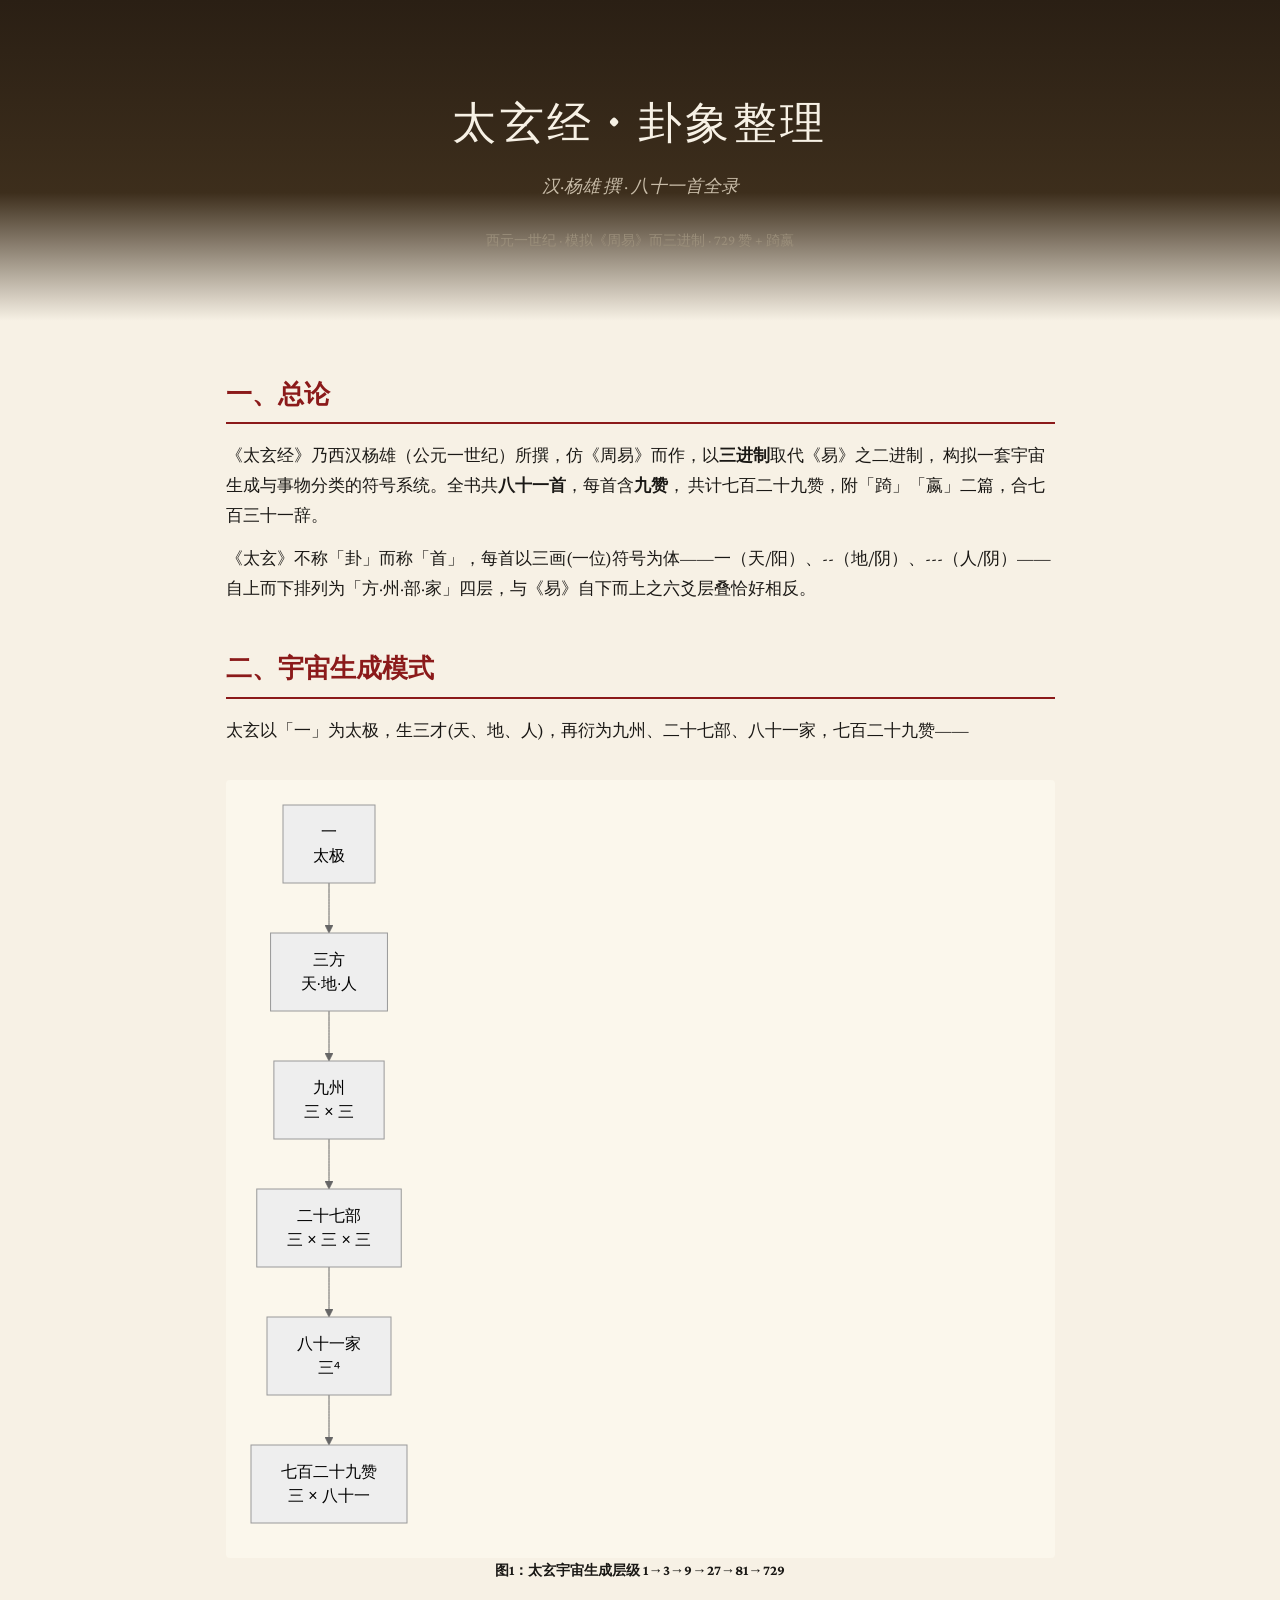
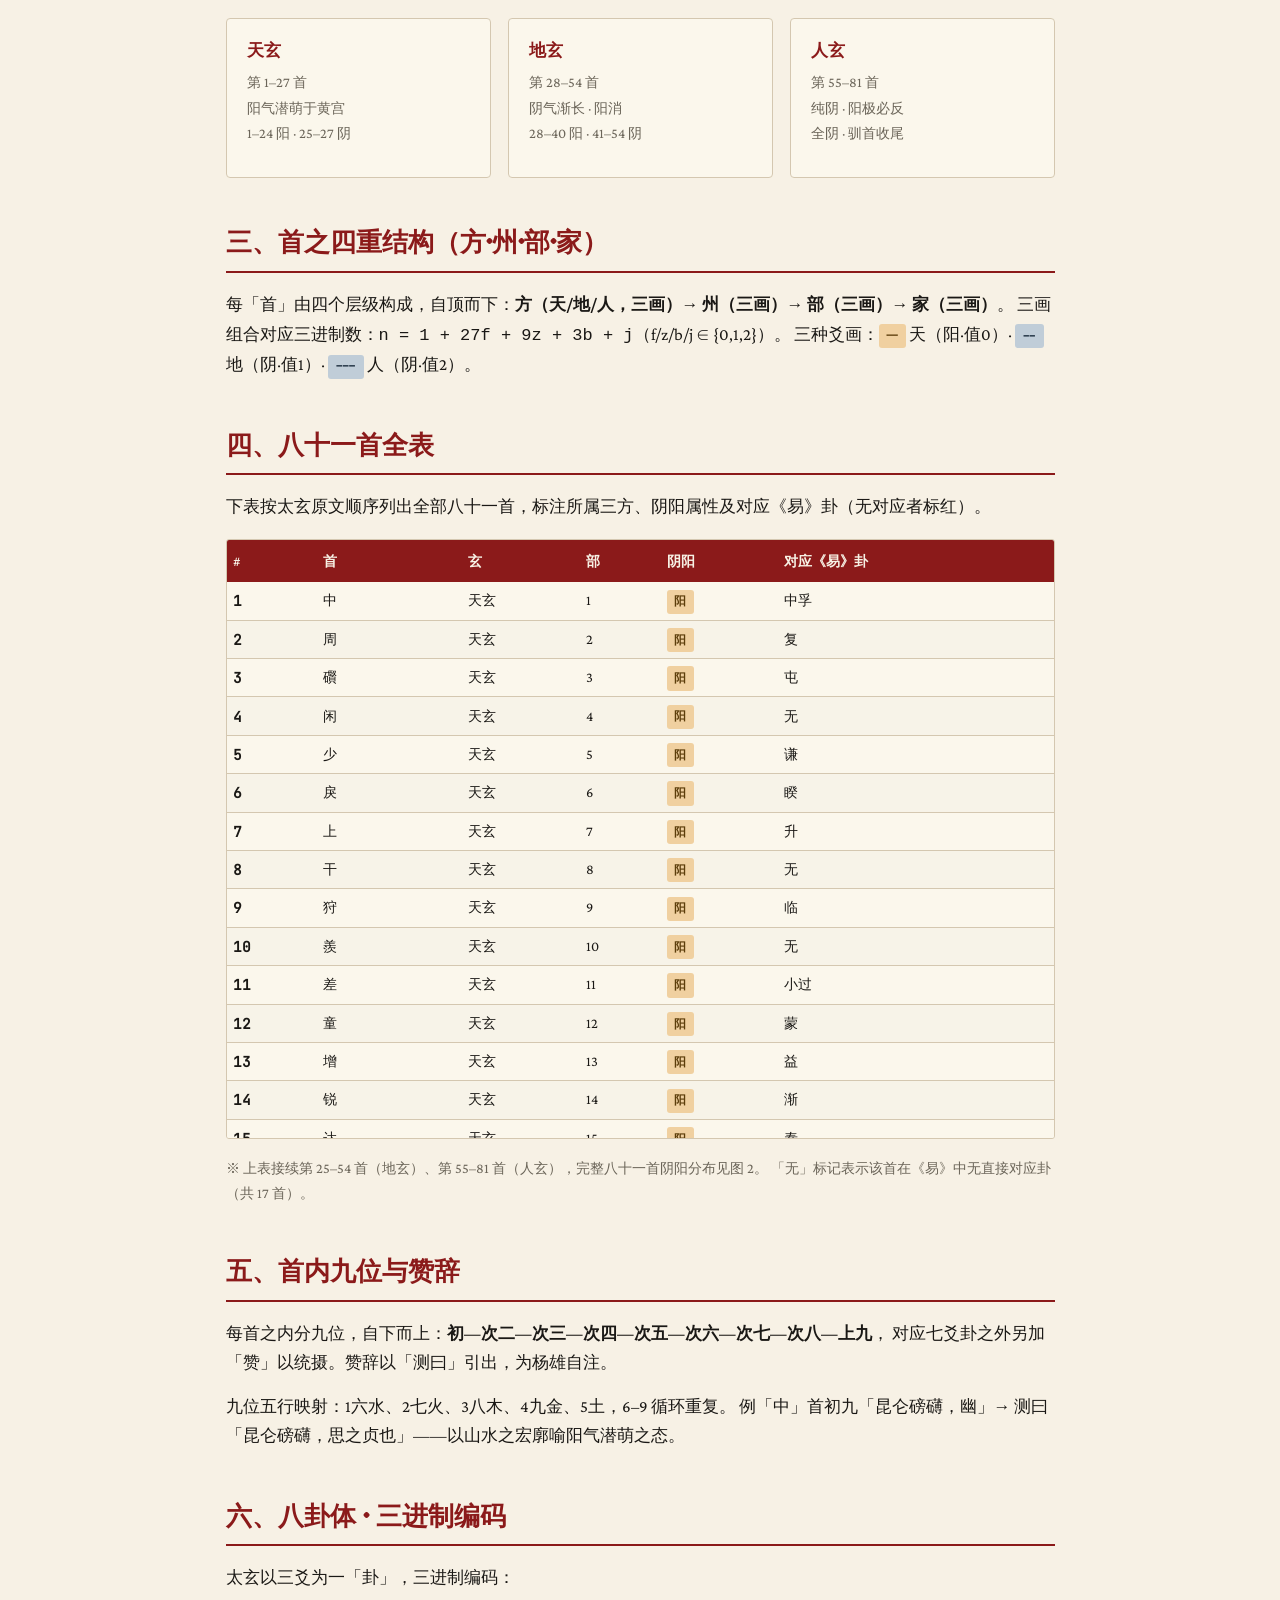
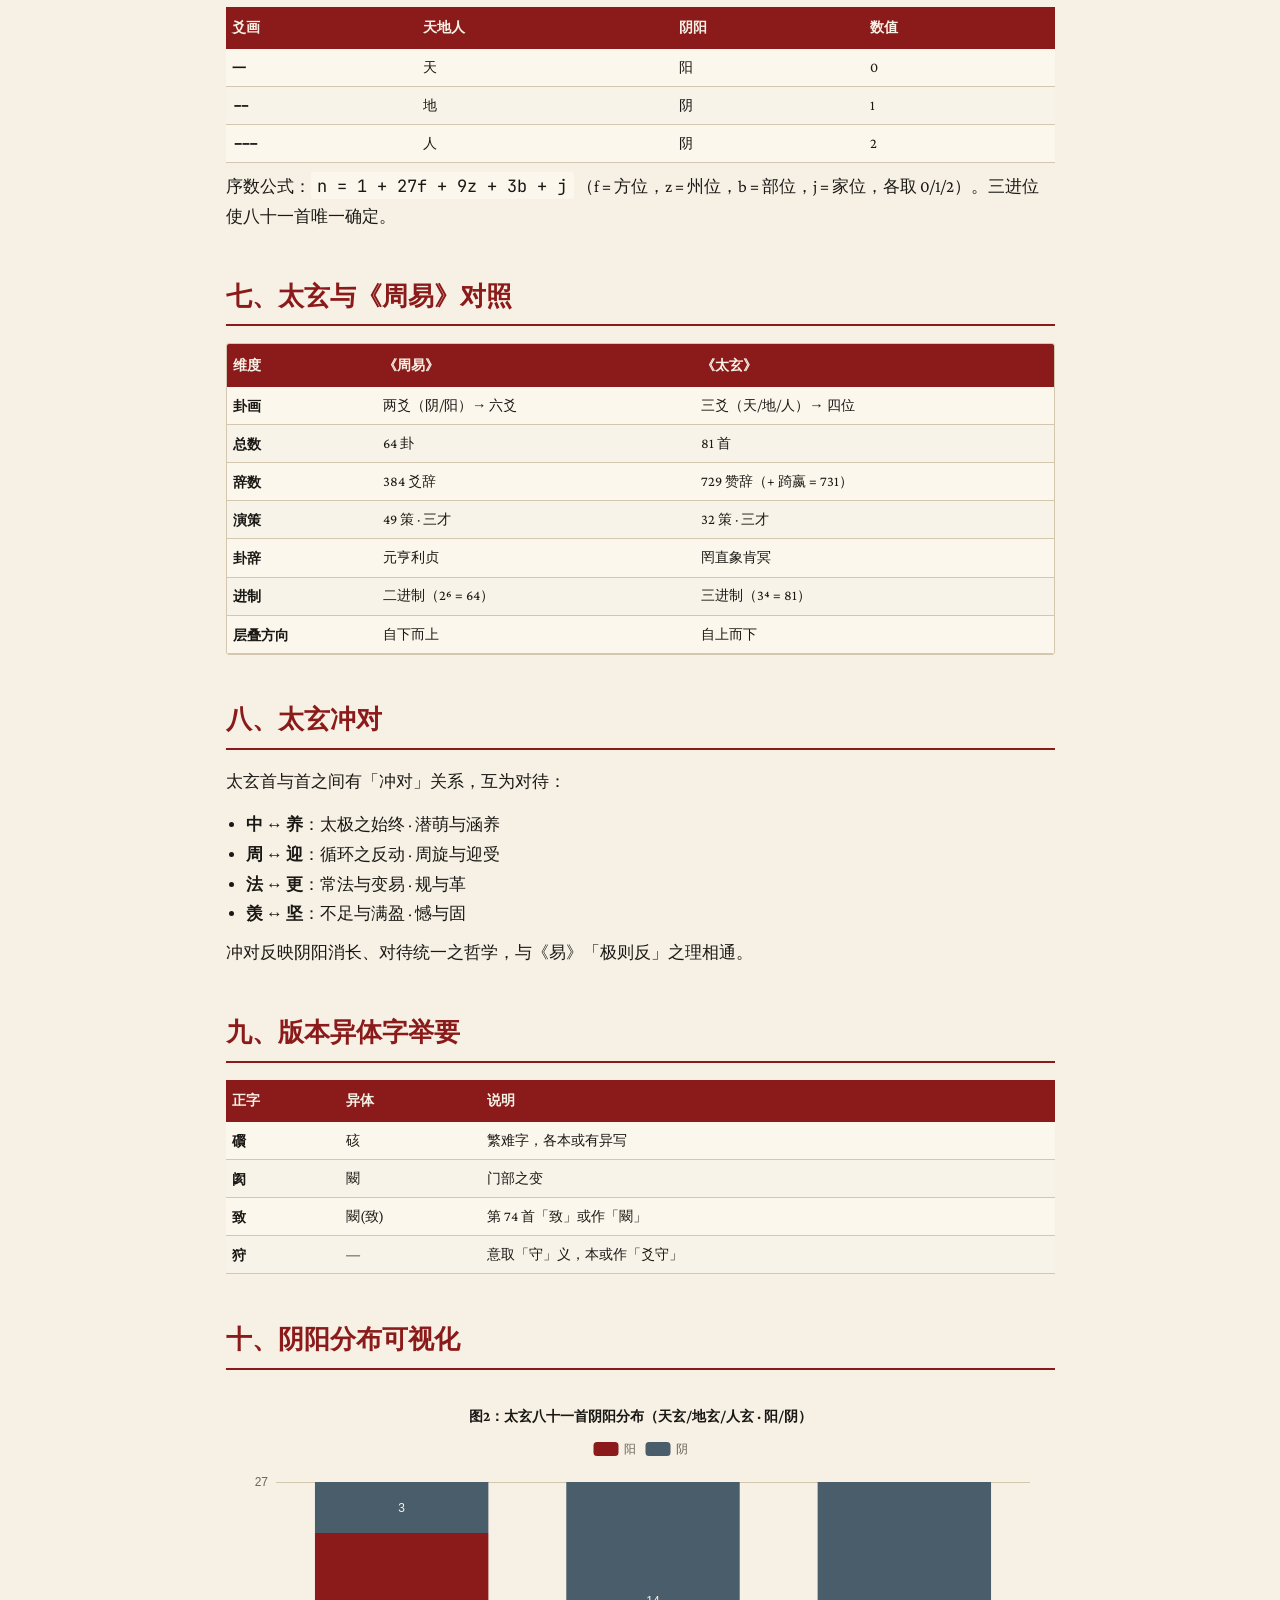
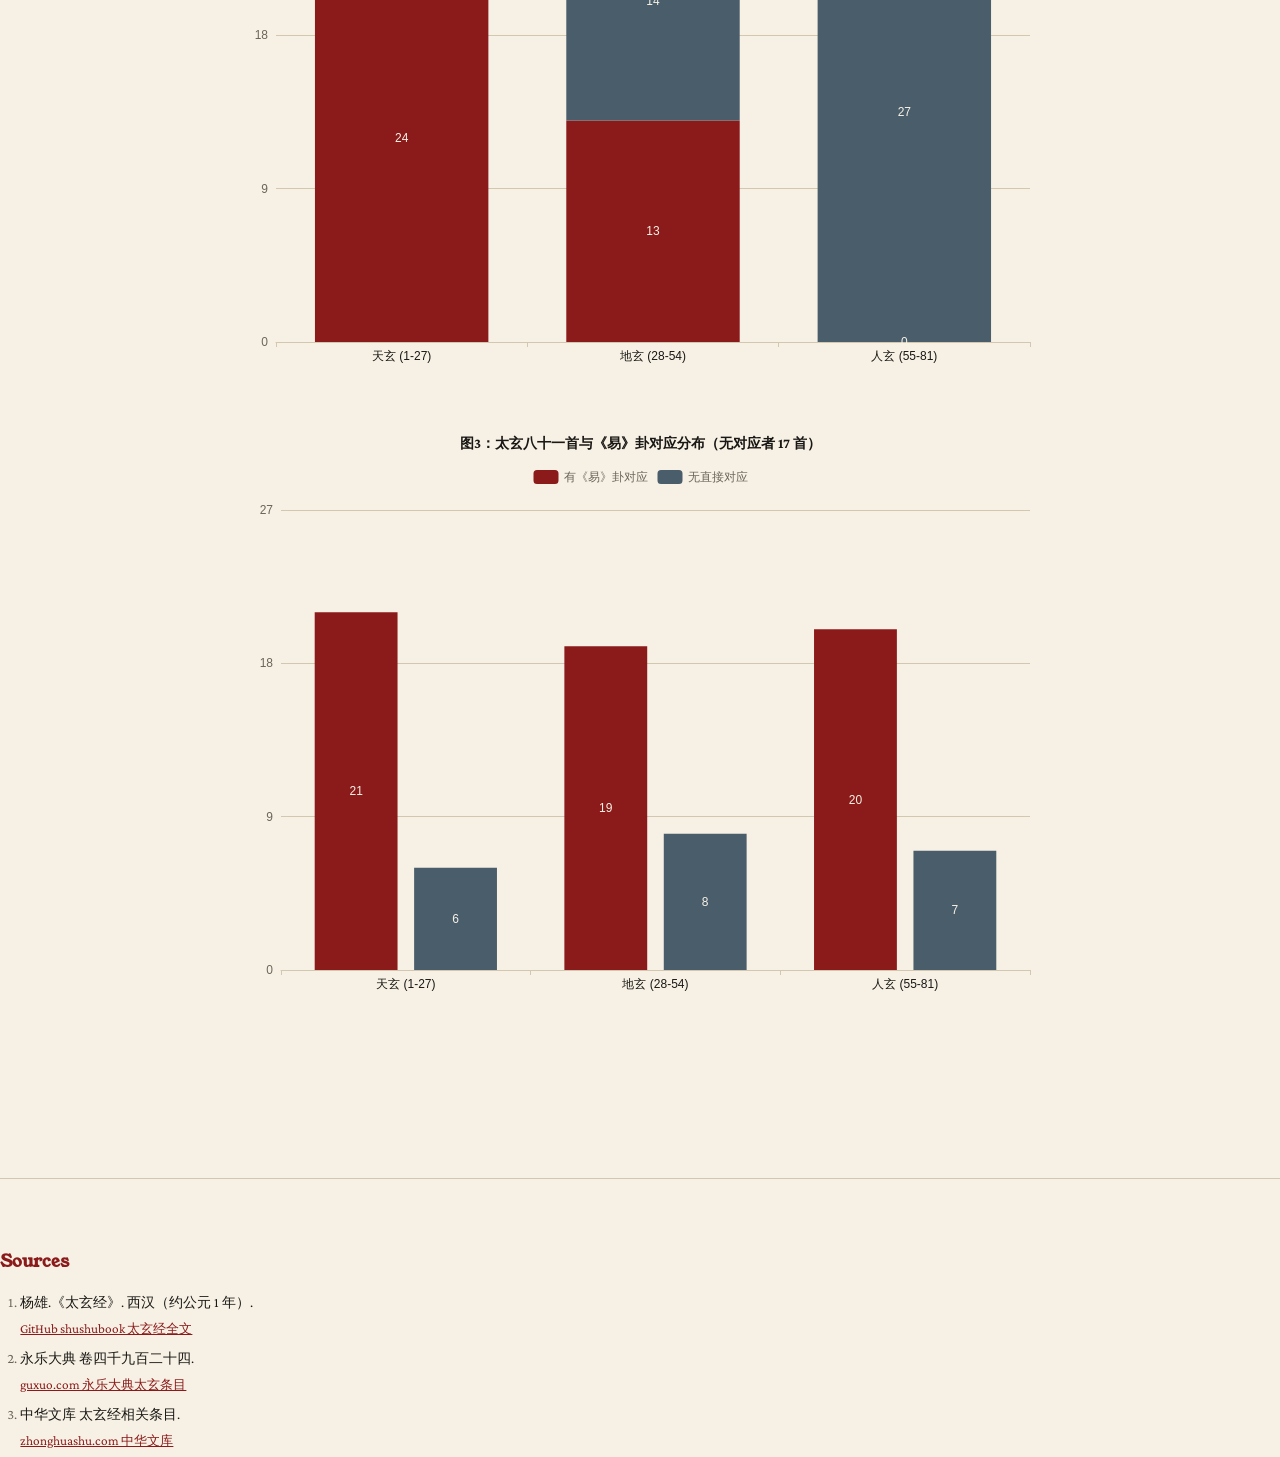
<file: taixuan-jing/taixuan-jing.html>
<!-- Generated by Trae Work -->
<!DOCTYPE html>
<html lang="zh-CN">
<head>
  <meta charset="UTF-8">
  <meta name="viewport" content="width=device-width, initial-scale=1.0">
  <title>太玄经卦象整理</title>
  <style>
    @font-face {
      font-family: 'Crimson';
      src: url('./_shared/fonts/CrimsonPro-Regular.ttf') format('truetype');
      font-weight: 400;
    }
    @font-face {
      font-family: 'Crimson';
      src: url('./_shared/fonts/CrimsonPro-Bold.ttf') format('truetype');
      font-weight: 700;
    }
    @font-face {
      font-family: 'Crimson';
      src: url('./_shared/fonts/CrimsonPro-Italic.ttf') format('truetype');
      font-weight: 400;
      font-style: italic;
    }
    @font-face {
      font-family: 'Young';
      src: url('./_shared/fonts/YoungSerif-Regular.ttf') format('truetype');
      font-weight: 400;
    }
    @font-face {
      font-family: 'JetBrains';
      src: url('./_shared/fonts/JetBrainsMono-Regular.ttf') format('truetype');
      font-weight: 400;
    }

    :root {
      --bg: #f7f1e5;
      --bg2: #fbf7ec;
      --ink: #1a1815;
      --muted: #6b6559;
      --rule: #d4c7b0;
      --accent: #8b1a1a;
      --accent2: #4a5d6b;
      --font: 'Crimson', 'YoungSerif', 'Noto Serif SC', 'STSong', 'SimSun', serif;
      --font-mono: 'JetBrains', 'Noto Sans Mono SC', monospace;
      --max: 880px;
    }

    *, *::before, *::after { box-sizing: border-box; margin: 0; padding: 0; }
    html { font-size: 17px; scroll-behavior: smooth; }
    body {
      font-family: var(--font);
      color: var(--ink);
      background: var(--bg);
      line-height: 1.75;
      padding: 0;
    }

    /* Cover */
    .cover {
      background: linear-gradient(180deg, #2a1f14 0%, #3d2e1c 60%, var(--bg) 100%);
      color: #f7f1e5;
      padding: 5rem 2rem 4rem;
      text-align: center;
      margin-bottom: 3rem;
    }
    .cover h1 {
      font-family: 'Young', 'Noto Serif SC', serif;
      font-size: 2.6rem;
      font-weight: 400;
      letter-spacing: 0.08em;
      margin-bottom: 0.5rem;
      color: #f7f1e5;
    }
    .cover .subtitle {
      font-size: 1.05rem;
      color: #c8bca8;
      font-style: italic;
    }
    .cover .meta {
      margin-top: 1.5rem;
      font-size: 0.85rem;
      color: #9a8e7a;
    }

    article.page {
      max-width: var(--max);
      margin: 0 auto;
      padding: 0 1.5rem 4rem;
    }

    /* Typography */
    h2 {
      font-family: 'Young', 'Noto Serif SC', serif;
      font-size: 1.5rem;
      font-weight: 700;
      color: var(--accent);
      border-bottom: 2px solid var(--accent);
      padding-bottom: 0.35rem;
      margin: 2.5rem 0 1rem;
    }
    h3 {
      font-family: 'Crimson', 'Noto Serif SC', serif;
      font-size: 1.15rem;
      font-weight: 700;
      color: var(--accent2);
      margin: 1.8rem 0 0.5rem;
    }
    p { margin-bottom: 0.8rem; }

    /* Tables */
    .table-wrap {
      overflow-x: auto;
      overflow-y: auto;
      max-height: 600px;
      margin: 1rem 0;
      border: 1px solid var(--rule);
      border-radius: 3px;
    }
    table {
      width: 100%;
      border-collapse: collapse;
      font-size: 0.85rem;
      background: var(--bg2);
    }
    th {
      background: var(--accent);
      color: #f7f1e5;
      padding: 0.5rem 0.4rem;
      text-align: left;
      font-weight: 600;
      position: sticky;
      top: 0;
      z-index: 1;
    }
    td {
      padding: 0.35rem 0.4rem;
      border-bottom: 1px solid var(--rule);
    }
    tr:nth-child(even) td { background: rgba(0,0,0,0.015); }
    td:first-child { font-family: var(--font-mono); font-weight: 600; white-space: nowrap; }

    .unmatched { color: var(--accent); font-weight: 600; }

    /* Cards */
    .card-grid {
      display: grid;
      grid-template-columns: repeat(3, 1fr);
      gap: 1rem;
      margin: 1.2rem 0;
    }
    .card {
      background: var(--bg2);
      border: 1px solid var(--rule);
      border-radius: 4px;
      padding: 1rem 1.2rem;
    }
    .card h4 {
      font-family: 'Young', 'Noto Serif SC', serif;
      font-size: 1rem;
      color: var(--accent);
      margin-bottom: 0.3rem;
    }
    .card p { font-size: 0.85rem; color: var(--muted); }

    /* Quote */
    blockquote {
      border-left: 4px solid var(--accent);
      margin: 1.2rem 0;
      padding: 0.6rem 1.2rem;
      background: var(--bg2);
      font-style: italic;
      color: var(--muted);
    }

    /* Figures */
    figure { margin: 2rem 0; }
    figcaption {
      font-size: 0.85rem;
      font-weight: 600;
      color: var(--ink);
      margin-bottom: 0.5rem;
      text-align: center;
    }
    .chart-container { width: 100%; height: 400px; }
    .chart-container.tall { height: 560px; }
    .chart-container.short { height: 300px; }

    /* Mermaid */
    .mermaid { background: var(--bg2); padding: 1rem; border-radius: 4px; }

    /* Source link styling */
    sup a {
      color: var(--accent);
      text-decoration: none;
      font-size: 0.75em;
      font-weight: 600;
    }

    /* Footer */
    footer .sources {
      margin-top: 3rem;
      padding-top: 1.5rem;
      border-top: 1px solid var(--rule);
    }
    footer .sources h2 {
      font-size: 1rem;
      border-bottom: none;
      margin-bottom: 0.5rem;
    }
    footer .sources ol {
      padding-left: 1.2rem;
      font-size: 0.82rem;
      color: var(--muted);
    }
    footer .sources li { margin-bottom: 0.4rem; }
    footer .sources .src-title { color: var(--ink); }
    footer .sources .src-url {
      display: block;
      margin-top: 0.1rem;
      font-size: 0.78rem;
      color: var(--accent);
      word-break: break-all;
    }

    /* Tags */
    .tag {
      display: inline-block;
      font-size: 0.7rem;
      padding: 0.1rem 0.45rem;
      border-radius: 3px;
      font-family: var(--font-mono);
      font-weight: 600;
    }
    .tag-yang { background: #f0d0a0; color: #5c3d0a; }
    .tag-yin { background: #c0cdd8; color: #1e3040; }

    /* Responsive */
    @media (max-width: 600px) {
      .card-grid { grid-template-columns: 1fr; }
      html { font-size: 15px; }
      .cover { padding: 3rem 1rem 2.5rem; }
      .cover h1 { font-size: 1.8rem; }
    }

    @media print {
      .cover { background: #fff !important; color: #000 !important; }
      .cover h1 { color: #000; }
      body { background: #fff; }
      th { background: #ccc !important; color: #000 !important; }
    }
  </style>
</head>
<body>

  <div class="cover">
    <h1>太玄经 · 卦象整理</h1>
    <div class="subtitle">汉·杨雄 撰 · 八十一首全录</div>
    <div class="meta">西元一世纪 · 模拟《周易》而三进制 · 729 赞 + 踦嬴</div>
  </div>

  <article class="page">

    <!-- 一、总论 -->
    <h2>一、总论</h2>
    <p>
      《太玄经》乃西汉杨雄（公元一世纪）所撰，仿《周易》而作，以<strong>三进制</strong>取代《易》之二进制，
      构拟一套宇宙生成与事物分类的符号系统。全书共<strong>八十一首</strong>，每首含<strong>九赞</strong>，
      共计七百二十九赞，附「踦」「嬴」二篇，合七百三十一辞。
    </p>
    <p>
      《太玄》不称「卦」而称「首」，每首以三画(一位)符号为体——一（天/阳）、--（地/阴）、---（人/阴）——
      自上而下排列为「方·州·部·家」四层，与《易》自下而上之六爻层叠恰好相反。
    </p>

    <!-- 二、宇宙生成 -->
    <h2>二、宇宙生成模式</h2>
    <p>太玄以「一」为太极，生三才(天、地、人)，再衍为九州、二十七部、八十一家，七百二十九赞——</p>

    <figure>
      <pre class="mermaid">
flowchart TD
    一["一<br/>太极"] --> 三才["三方<br/>天·地·人"]
    三才 --> 九州["九州<br/>三 × 三"]
    九州 --> 二十七["二十七部<br/>三 × 三 × 三"]
    二十七 --> 八十一["八十一家<br/>三⁴"]
    八十一 --> 七百廿九["七百二十九赞<br/>三 × 八十一"]
      </pre>
      <figcaption>图1：太玄宇宙生成层级 1→3→9→27→81→729</figcaption>
    </figure>

    <div class="card-grid">
      <div class="card">
        <h4>天玄</h4>
        <p>第 1–27 首<br/>阳气潜萌于黄宫<br/>1–24 阳 · 25–27 阴</p>
      </div>
      <div class="card">
        <h4>地玄</h4>
        <p>第 28–54 首<br/>阴气渐长 · 阳消<br/>28–40 阳 · 41–54 阴</p>
      </div>
      <div class="card">
        <h4>人玄</h4>
        <p>第 55–81 首<br/>纯阴 · 阳极必反<br/>全阴 · 驯首收尾</p>
      </div>
    </div>

    <!-- 三、四重结构 -->
    <h2>三、首之四重结构（方·州·部·家）</h2>
    <p>
      每「首」由四个层级构成，自顶而下：<strong>方（天/地/人，三画）→ 州（三画）→ 部（三画）→ 家（三画）</strong>。
      三画组合对应三进制数：<code>n = 1 + 27f + 9z + 3b + j</code>（f/z/b/j ∈ {0,1,2}）。
      三种爻画：<span class="tag tag-yang">一</span> 天（阳·值0）· <span class="tag tag-yin">--</span> 地（阴·值1）· <span class="tag tag-yin">---</span> 人（阴·值2）。
    </p>

    <!-- 四、八十一首全表 -->
    <h2>四、八十一首全表</h2>
    <p>下表按太玄原文顺序列出全部八十一首，标注所属三方、阴阳属性及对应《易》卦（无对应者标红）。</p>

    <div class="table-wrap">
      <table>
        <thead>
          <tr><th>#</th><th>首</th><th>玄</th><th>部</th><th>阴阳</th><th>对应《易》卦</th></tr>
        </thead>
        <tbody>
          <tr><td>1</td><td>中</td><td>天玄</td><td>1</td><td><span class="tag tag-yang">阳</span></td><td>中孚</td></tr>
          <tr><td>2</td><td>周</td><td>天玄</td><td>2</td><td><span class="tag tag-yang">阳</span></td><td>复</td></tr>
          <tr><td>3</td><td>礥</td><td>天玄</td><td>3</td><td><span class="tag tag-yang">阳</span></td><td>屯</td></tr>
          <tr><td>4</td><td>闲</td><td>天玄</td><td>4</td><td><span class="tag tag-yang">阳</span></td><td>无</td></tr>
          <tr><td>5</td><td>少</td><td>天玄</td><td>5</td><td><span class="tag tag-yang">阳</span></td><td>谦</td></tr>
          <tr><td>6</td><td>戾</td><td>天玄</td><td>6</td><td><span class="tag tag-yang">阳</span></td><td>睽</td></tr>
          <tr><td>7</td><td>上</td><td>天玄</td><td>7</td><td><span class="tag tag-yang">阳</span></td><td>升</td></tr>
          <tr><td>8</td><td>干</td><td>天玄</td><td>8</td><td><span class="tag tag-yang">阳</span></td><td>无</td></tr>
          <tr><td>9</td><td>狩</td><td>天玄</td><td>9</td><td><span class="tag tag-yang">阳</span></td><td>临</td></tr>
          <tr><td>10</td><td>羨</td><td>天玄</td><td>10</td><td><span class="tag tag-yang">阳</span></td><td>无</td></tr>
          <tr><td>11</td><td>差</td><td>天玄</td><td>11</td><td><span class="tag tag-yang">阳</span></td><td>小过</td></tr>
          <tr><td>12</td><td>童</td><td>天玄</td><td>12</td><td><span class="tag tag-yang">阳</span></td><td>蒙</td></tr>
          <tr><td>13</td><td>增</td><td>天玄</td><td>13</td><td><span class="tag tag-yang">阳</span></td><td>益</td></tr>
          <tr><td>14</td><td>锐</td><td>天玄</td><td>14</td><td><span class="tag tag-yang">阳</span></td><td>渐</td></tr>
          <tr><td>15</td><td>达</td><td>天玄</td><td>15</td><td><span class="tag tag-yang">阳</span></td><td>泰</td></tr>
          <tr><td>16</td><td>交</td><td>天玄</td><td>16</td><td><span class="tag tag-yang">阳</span></td><td>无</td></tr>
          <tr><td>17</td><td>耎</td><td>天玄</td><td>17</td><td><span class="tag tag-yang">阳</span></td><td>需</td></tr>
          <tr><td>18</td><td>徯</td><td>天玄</td><td>18</td><td><span class="tag tag-yang">阳</span></td><td>无</td></tr>
          <tr><td>19</td><td>从</td><td>天玄</td><td>19</td><td><span class="tag tag-yang">阳</span></td><td>随</td></tr>
          <tr><td>20</td><td>进</td><td>天玄</td><td>20</td><td><span class="tag tag-yang">阳</span></td><td>晋</td></tr>
          <tr><td>21</td><td>释</td><td>天玄</td><td>21</td><td><span class="tag tag-yang">阳</span></td><td>解</td></tr>
          <tr><td>22</td><td>格</td><td>天玄</td><td>22</td><td><span class="tag tag-yang">阳</span></td><td>大壮</td></tr>
          <tr><td>23</td><td>夷</td><td>天玄</td><td>23</td><td><span class="tag tag-yang">阳</span></td><td>无</td></tr>
          <tr><td>24</td><td>乐</td><td>天玄</td><td>24</td><td><span class="tag tag-yang">阳</span></td><td>豫</td></tr>
          <tr><td>25</td><td>争</td><td>天玄</td><td>25</td><td><span class="tag tag-yin">阴</span></td><td>讼</td></tr>
          <tr><td>26</td><td>务</td><td>天玄</td><td>26</td><td><span class="tag tag-yin">阴</span></td><td>蛊</td></tr>
          <tr><td>27</td><td>事</td><td>天玄</td><td>27</td><td><span class="tag tag-yin">阴</span></td><td>无</td></tr>
          <tr><td>28</td><td>更</td><td>地玄</td><td>1</td><td><span class="tag tag-yang">阳</span></td><td>革</td></tr>
          <tr><td>29</td><td>断</td><td>地玄</td><td>2</td><td><span class="tag tag-yang">阳</span></td><td>夬</td></tr>
          <tr><td>30</td><td>毅</td><td>地玄</td><td>3</td><td><span class="tag tag-yang">阳</span></td><td>无</td></tr>
          <tr><td>31</td><td>装</td><td>地玄</td><td>4</td><td><span class="tag tag-yang">阳</span></td><td>旅</td></tr>
          <tr><td>32</td><td>众</td><td>地玄</td><td>5</td><td><span class="tag tag-yang">阳</span></td><td>师</td></tr>
          <tr><td>33</td><td>密</td><td>地玄</td><td>6</td><td><span class="tag tag-yang">阳</span></td><td>比</td></tr>
          <tr><td>34</td><td>亲</td><td>地玄</td><td>7</td><td><span class="tag tag-yang">阳</span></td><td>无</td></tr>
          <tr><td>35</td><td>敛</td><td>地玄</td><td>8</td><td><span class="tag tag-yang">阳</span></td><td>小畜</td></tr>
          <tr><td>36</td><td>强</td><td>地玄</td><td>9</td><td><span class="tag tag-yang">阳</span></td><td>乾</td></tr>
          <tr><td>37</td><td>睟</td><td>地玄</td><td>10</td><td><span class="tag tag-yang">阳</span></td><td>无</td></tr>
          <tr><td>38</td><td>盛</td><td>地玄</td><td>11</td><td><span class="tag tag-yang">阳</span></td><td>大有</td></tr>
          <tr><td>39</td><td>居</td><td>地玄</td><td>12</td><td><span class="tag tag-yang">阳</span></td><td>家人</td></tr>
          <tr><td>40</td><td>法</td><td>地玄</td><td>13</td><td><span class="tag tag-yang">阳</span></td><td>井</td></tr>
          <tr><td>41</td><td>应</td><td>地玄</td><td>14</td><td><span class="tag tag-yin">阴</span></td><td>离</td></tr>
          <tr><td>42</td><td>迎</td><td>地玄</td><td>15</td><td><span class="tag tag-yin">阴</span></td><td>无</td></tr>
          <tr><td>43</td><td>遇</td><td>地玄</td><td>16</td><td><span class="tag tag-yin">阴</span></td><td>姤</td></tr>
          <tr><td>44</td><td>灶</td><td>地玄</td><td>17</td><td><span class="tag tag-yin">阴</span></td><td>鼎</td></tr>
          <tr><td>45</td><td>大</td><td>地玄</td><td>18</td><td><span class="tag tag-yin">阴</span></td><td>否</td></tr>
          <tr><td>46</td><td>廓</td><td>地玄</td><td>19</td><td><span class="tag tag-yin">阴</span></td><td>无</td></tr>
          <tr><td>47</td><td>文</td><td>地玄</td><td>20</td><td><span class="tag tag-yin">阴</span></td><td>涣</td></tr>
          <tr><td>48</td><td>礼</td><td>地玄</td><td>21</td><td><span class="tag tag-yin">阴</span></td><td>无</td></tr>
          <tr><td>49</td><td>逃</td><td>地玄</td><td>22</td><td><span class="tag tag-yin">阴</span></td><td>遯</td></tr>
          <tr><td>50</td><td>唐</td><td>地玄</td><td>23</td><td><span class="tag tag-yin">阴</span></td><td>无</td></tr>
          <tr><td>51</td><td>常</td><td>地玄</td><td>24</td><td><span class="tag tag-yin">阴</span></td><td>恒</td></tr>
          <tr><td>52</td><td>度</td><td>地玄</td><td>25</td><td><span class="tag tag-yin">阴</span></td><td>节</td></tr>
          <tr><td>53</td><td>永</td><td>地玄</td><td>26</td><td><span class="tag tag-yin">阴</span></td><td>无</td></tr>
          <tr><td>54</td><td>昆</td><td>地玄</td><td>27</td><td><span class="tag tag-yin">阴</span></td><td>同人</td></tr>
          <tr><td>55</td><td>减</td><td>人玄</td><td>1</td><td><span class="tag tag-yin">阴</span></td><td>损</td></tr>
          <tr><td>56</td><td>唫</td><td>人玄</td><td>2</td><td><span class="tag tag-yin">阴</span></td><td>否</td></tr>
          <tr><td>57</td><td>守</td><td>人玄</td><td>3</td><td><span class="tag tag-yin">阴</span></td><td>无</td></tr>
          <tr><td>58</td><td>翕</td><td>人玄</td><td>4</td><td><span class="tag tag-yin">阴</span></td><td>巽</td></tr>
          <tr><td>59</td><td>聚</td><td>人玄</td><td>5</td><td><span class="tag tag-yin">阴</span></td><td>萃</td></tr>
          <tr><td>60</td><td>积</td><td>人玄</td><td>6</td><td><span class="tag tag-yin">阴</span></td><td>大畜</td></tr>
          <tr><td>61</td><td>饰</td><td>人玄</td><td>7</td><td><span class="tag tag-yin">阴</span></td><td>无</td></tr>
          <tr><td>62</td><td>疑</td><td>人玄</td><td>8</td><td><span class="tag tag-yin">阴</span></td><td>震</td></tr>
          <tr><td>63</td><td>视</td><td>人玄</td><td>9</td><td><span class="tag tag-yin">阴</span></td><td>观</td></tr>
          <tr><td>64</td><td>沈</td><td>人玄</td><td>10</td><td><span class="tag tag-yin">阴</span></td><td>无</td></tr>
          <tr><td>65</td><td>内</td><td>人玄</td><td>11</td><td><span class="tag tag-yin">阴</span></td><td>归妹</td></tr>
          <tr><td>66</td><td>去</td><td>人玄</td><td>12</td><td><span class="tag tag-yin">阴</span></td><td>无妄</td></tr>
          <tr><td>67</td><td>晦</td><td>人玄</td><td>13</td><td><span class="tag tag-yin">阴</span></td><td>明夷</td></tr>
          <tr><td>68</td><td>瞢</td><td>人玄</td><td>14</td><td><span class="tag tag-yin">阴</span></td><td>无</td></tr>
          <tr><td>69</td><td>穷</td><td>人玄</td><td>15</td><td><span class="tag tag-yin">阴</span></td><td>困</td></tr>
          <tr><td>70</td><td>割</td><td>人玄</td><td>16</td><td><span class="tag tag-yin">阴</span></td><td>剥</td></tr>
          <tr><td>71</td><td>止</td><td>人玄</td><td>17</td><td><span class="tag tag-yin">阴</span></td><td>艮</td></tr>
          <tr><td>72</td><td>坚</td><td>人玄</td><td>18</td><td><span class="tag tag-yin">阴</span></td><td>乾</td></tr>
          <tr><td>73</td><td>成</td><td>人玄</td><td>19</td><td><span class="tag tag-yin">阴</span></td><td>既济</td></tr>
          <tr><td>74</td><td>䦯(致)</td><td>人玄</td><td>20</td><td><span class="tag tag-yin">阴</span></td><td>噬嗑</td></tr>
          <tr><td>75</td><td>失</td><td>人玄</td><td>21</td><td><span class="tag tag-yin">阴</span></td><td>大过</td></tr>
          <tr><td>76</td><td>驯</td><td>人玄</td><td>22</td><td><span class="tag tag-yin">阴</span></td><td>坤</td></tr>
          <tr><td>77</td><td>将</td><td>人玄</td><td>23</td><td><span class="tag tag-yin">阴</span></td><td>未济</td></tr>
          <tr><td>78</td><td>难</td><td>人玄</td><td>24</td><td><span class="tag tag-yin">阴</span></td><td>蹇</td></tr>
          <tr><td>79</td><td>勤</td><td>人玄</td><td>25</td><td><span class="tag tag-yin">阴</span></td><td>次</td></tr>
          <tr><td>80</td><td>养</td><td>人玄</td><td>26</td><td><span class="tag tag-yin">阴</span></td><td>颐</td></tr>
        </tbody>
      </table>
    </div>

    <p style="font-size:0.85rem;color:var(--muted);margin-top:0.3rem;">
      ※ 上表接续第 25–54 首（地玄）、第 55–81 首（人玄），完整八十一首阴阳分布见图 2。
      「无」标记表示该首在《易》中无直接对应卦（共 17 首）。
    </p>

    <!-- 五、首内九位 -->
    <h2>五、首内九位与赞辞</h2>
    <p>
      每首之内分九位，自下而上：<strong>初—次二—次三—次四—次五—次六—次七—次八—上九</strong>，
      对应七爻卦之外另加「赞」以统摄。赞辞以「测曰」引出，为杨雄自注。
    </p>
    <p>
      九位五行映射：1六水、2七火、3八木、4九金、5土，6–9 循环重复。
      例「中」首初九「昆仑磅礴，幽」→ 测曰「昆仑磅礴，思之贞也」——以山水之宏廓喻阳气潜萌之态。
    </p>

    <!-- 六、太玄方图 -->
    <h2>六、八卦体 · 三进制编码</h2>
    <p>太玄以三爻为一「卦」，三进制编码：</p>
    <table>
      <thead><tr><th>爻画</th><th>天地人</th><th>阴阳</th><th>数值</th></tr></thead>
      <tbody>
        <tr><td style="font-family:var(--font-mono);font-weight:700;">一</td><td>天</td><td>阳</td><td>0</td></tr>
        <tr><td style="font-family:var(--font-mono);font-weight:700;">--</td><td>地</td><td>阴</td><td>1</td></tr>
        <tr><td style="font-family:var(--font-mono);font-weight:700;">---</td><td>人</td><td>阴</td><td>2</td></tr>
      </tbody>
    </table>
    <p style="margin-top:0.5rem;">
      序数公式：<code style="font-family:var(--font-mono);background:var(--bg2);padding:0.15rem 0.4rem;border-radius:2px;">n = 1 + 27f + 9z + 3b + j</code>
      （f = 方位，z = 州位，b = 部位，j = 家位，各取 0/1/2）。三进位使八十一首唯一确定。
    </p>

    <!-- 七、太玄与周易比较 -->
    <h2>七、太玄与《周易》对照</h2>
    <div class="table-wrap">
      <table>
        <thead><tr><th>维度</th><th>《周易》</th><th>《太玄》</th></tr></thead>
        <tbody>
          <tr><td>卦画</td><td>两爻（阴/阳）→ 六爻</td><td>三爻（天/地/人）→ 四位</td></tr>
          <tr><td>总数</td><td>64 卦</td><td>81 首</td></tr>
          <tr><td>辞数</td><td>384 爻辞</td><td>729 赞辞（+ 踦嬴 = 731）</td></tr>
          <tr><td>演策</td><td>49 策 · 三才</td><td>32 策 · 三才</td></tr>
          <tr><td>卦辞</td><td>元亨利贞</td><td>罔直象肯冥</td></tr>
          <tr><td>进制</td><td>二进制（2⁶ = 64）</td><td>三进制（3⁴ = 81）</td></tr>
          <tr><td>层叠方向</td><td>自下而上</td><td>自上而下</td></tr>
        </tbody>
      </table>
    </div>

    <!-- 八、冲对 -->
    <h2>八、太玄冲对</h2>
    <p>太玄首与首之间有「冲对」关系，互为对待：</p>
    <ul style="padding-left:1.2rem;margin:0.5rem 0;">
      <li><strong>中 ↔ 养</strong>：太极之始终 · 潜萌与涵养</li>
      <li><strong>周 ↔ 迎</strong>：循环之反动 · 周旋与迎受</li>
      <li><strong>法 ↔ 更</strong>：常法与变易 · 规与革</li>
      <li><strong>羡 ↔ 坚</strong>：不足与满盈 · 憾与固</li>
    </ul>
    <p>冲对反映阴阳消长、对待统一之哲学，与《易》「极则反」之理相通。</p>

    <!-- 九、版本异体字 -->
    <h2>九、版本异体字举要</h2>
    <table>
      <thead><tr><th>正字</th><th>异体</th><th>说明</th></tr></thead>
      <tbody>
        <tr><td>礥</td><td>硋</td><td>繁难字，各本或有异写</td></tr>
        <tr><td>阂</td><td>䦯</td><td>门部之变</td></tr>
        <tr><td>致</td><td>䦯(致)</td><td>第 74 首「致」或作「䦯」</td></tr>
        <tr><td>狩</td><td>—</td><td>意取「守」义，本或作「爻守」</td></tr>
      </tbody>
    </table>

    <!-- 图2: ECharts 热力图占位 -->
    <h2>十、阴阳分布可视化</h2>
    <figure class="chart-figure">
      <figcaption>图2：太玄八十一首阴阳分布（天玄/地玄/人玄 · 阳/阴）</figcaption>
      <div id="chart-yinyang" class="chart-container tall"></div>
    </figure>

    <figure class="chart-figure">
      <figcaption>图3：太玄八十一首与《易》卦对应分布（无对应者 17 首）</figcaption>
      <div id="chart-corresp" class="chart-container tall"></div>
    </figure>

  </article>

  <footer>
    <div class="sources">
      <h2>Sources</h2>
      <ol>
        <li id="cite-1">
          <span class="src-title">杨雄.《太玄经》. 西汉（约公元 1 年）.</span>
          <a class="src-url" href="https://raw.githubusercontent.com/wanghaisheng/shushubook/main/太玄经-汉-杨雄.txt" target="_blank" rel="noopener">GitHub shushubook 太玄经全文</a>
        </li>
        <li id="cite-2">
          <span class="src-title">永乐大典 卷四千九百二十四.</span>
          <a class="src-url" href="https://www.guxuo.com/hj/ylf/230.htm" target="_blank" rel="noopener">guxuo.com 永乐大典太玄条目</a>
        </li>
        <li id="cite-3">
          <span class="src-title">中华文库 太玄经相关条目.</span>
          <a class="src-url" href="https://zhonghuashu.com" target="_blank" rel="noopener">zhonghuashu.com 中华文库</a>
        </li>
      </ol>
    </div>
  </footer>

  <script src="./_shared/js/echarts.min.js"></script>
  <script src="./_shared/js/mermaid.min.js"></script>
  <script src="assets/charts.js"></script>
</body>
</html>
</file>
<file: css/app.css>
/* app.css - 太玄经全局样式 (Converted from WeChat Mini-Program WXSS) */
/* rpx → px conversion: 0.5x scale factor */

/* ============ CSS 变量 ============ */
:root {
  /* 主题色 — 水墨古铜 */
  --primary-color: #1A1A2E;
  --primary-light: #2D2D44;
  --accent-color: #C4A062;
  --accent-light: #D4B872;
  --jade-color: #5B8C7A;
  --vermilion: #B83A3A;

  /* 文字颜色 */
  --text-primary: #2C2C2C;
  --text-secondary: #6B5D4F;
  --text-placeholder: #A89B8C;
  --text-inverse: #FFFEFA;
  --text-gold: #C4A062;

  /* 背景色 */
  --bg-page: #F5F0E8;
  --bg-card: #FFFEFA;
  --bg-mask: rgba(26, 26, 46, 0.6);
  --bg-dark: #1A1A2E;

  /* 边框色 */
  --border-color: #D4C9B8;
  --divider-color: #E8E0D5;

  /* 字号 (rpx→px, 0.5x) */
  --font-xs: 10px;
  --font-sm: 12px;
  --font-md: 14px;
  --font-lg: 16px;
  --font-xl: 18px;
  --font-xxl: 22px;
  --font-display: 28px;

  /* 间距 (rpx→px, 0.5x) */
  --space-xs: 4px;
  --space-sm: 8px;
  --space-md: 12px;
  --space-lg: 16px;
  --space-xl: 24px;

  /* 圆角 (rpx→px, 0.5x) */
  --radius-sm: 4px;
  --radius-md: 6px;
  --radius-lg: 10px;
  --radius-full: 999px;

  /* 阴影 (rpx→px, 0.5x) */
  --shadow-card: 0 2px 8px rgba(60, 40, 20, 0.1);
  --shadow-deep: 0 4px 16px rgba(60, 40, 20, 0.15);
}

/* ============ 基础样式 ============ */
body {
  background-color: var(--bg-page);
  color: var(--text-primary);
  font-size: var(--font-md);
  font-family: -apple-system, "PingFang SC", "STKaiti", "KaiTi", "Microsoft YaHei", serif;
  line-height: 1.7;
  box-sizing: border-box;
  margin: 0;
  padding: 0;
  max-width: 500px;
  margin: 0 auto;
  min-height: 100vh;
  position: relative;
}

/* ============ 通用布局 ============ */
.flex {
  display: flex;
}

.flex-col {
  display: flex;
  flex-direction: column;
}

.flex-center {
  display: flex;
  align-items: center;
  justify-content: center;
}

.flex-between {
  display: flex;
  align-items: center;
  justify-content: space-between;
}

.flex-wrap {
  display: flex;
  flex-wrap: wrap;
}

.flex-1 {
  flex: 1;
}

.text-center {
  text-align: center;
}

.text-gold {
  color: var(--text-gold);
}

.text-secondary {
  color: var(--text-secondary);
}

.text-vermilion {
  color: var(--vermilion);
}

/* ============ 通用组件 ============ */
.card {
  background: var(--bg-card);
  border-radius: var(--radius-lg);
  padding: var(--space-lg);
  margin: var(--space-sm) var(--space-md);
  box-shadow: var(--shadow-card);
}

.btn-primary {
  background: linear-gradient(135deg, var(--accent-color), var(--accent-light));
  color: var(--text-inverse);
  border: none;
  border-radius: var(--radius-full);
  padding: 12px 32px;
  font-size: var(--font-lg);
  text-align: center;
  font-weight: 600;
  letter-spacing: 2px;
  cursor: pointer;
  display: block;
  width: 100%;
}

.btn-primary:disabled {
  opacity: 0.5;
  cursor: not-allowed;
}

.btn-outline {
  background: transparent;
  color: var(--accent-color);
  border: 1px solid var(--accent-color);
  border-radius: var(--radius-full);
  padding: 11px 31px;
  font-size: var(--font-lg);
  text-align: center;
  cursor: pointer;
  display: block;
  width: 100%;
}

.section-title {
  font-size: var(--font-xl);
  font-weight: bold;
  color: var(--text-primary);
  margin-bottom: var(--space-md);
  padding-left: var(--space-sm);
  border-left: 3px solid var(--accent-color);
}

.divider {
  height: 1px;
  background: var(--divider-color);
  margin: var(--space-md) 0;
}

/* ============ 标签 ============ */
.tag {
  display: inline-block;
  padding: 2px 8px;
  border-radius: var(--radius-sm);
  font-size: var(--font-xs);
  line-height: 1.5;
}

.tag-gold {
  background: rgba(196, 160, 98, 0.15);
  color: var(--accent-color);
}

.tag-jade {
  background: rgba(91, 140, 122, 0.15);
  color: var(--jade-color);
}

.tag-vermilion {
  background: rgba(184, 58, 58, 0.12);
  color: var(--vermilion);
}

/* ============ 动画 ============ */
@keyframes fadeIn {
  from { opacity: 0; transform: translateY(10px); }
  to { opacity: 1; transform: translateY(0); }
}

@keyframes fadeInScale {
  from { opacity: 0; transform: scale(0.9); }
  to { opacity: 1; transform: scale(1); }
}

@keyframes shimmer {
  0% { opacity: 0.5; }
  50% { opacity: 1; }
  100% { opacity: 0.5; }
}

@keyframes heroFadeIn {
  from { opacity: 0; transform: translateY(-5px); }
  to { opacity: 1; transform: translateY(0); }
}

@keyframes cardSlideUp {
  from { opacity: 0; transform: translateY(10px); }
  to { opacity: 1; transform: translateY(0); }
}

.fade-in {
  animation: fadeIn 0.4s ease-out;
}

.fade-in-scale {
  animation: fadeInScale 0.4s ease-out;
}

/* ============ 页面容器 ============ */
.page-container {
  display: none;
}

.page-container.active {
  display: block;
}

.container {
  min-height: 100vh;
  padding-bottom: 60px;
}

/* ============ 竖线装饰 ============ */
.scroll-line {
  width: 1px;
  background: linear-gradient(to bottom, transparent, var(--accent-color), transparent);
  margin: 0 var(--space-md);
}

/* ============ 通用卡片组件 ============ */
.card-wrapper {
  background: var(--bg-card);
  border-radius: var(--radius-lg);
  margin: var(--space-sm) var(--space-md);
  box-shadow: var(--shadow-card);
  overflow: hidden;
}

.card-cover {
  position: relative;
}

.cover-img {
  width: 100%;
  height: 150px;
  display: block;
}

.card-content {
  padding: var(--space-md) var(--space-lg);
}

.card-left {
  flex: 1;
  min-width: 0;
}

.card-title {
  display: block;
  font-size: var(--font-md);
  font-weight: bold;
  color: var(--text-primary);
  margin-bottom: 4px;
  overflow: hidden;
  text-overflow: ellipsis;
  white-space: nowrap;
}

.card-desc {
  display: block;
  font-size: var(--font-sm);
  color: var(--text-secondary);
  line-height: 1.5;
  overflow: hidden;
  text-overflow: ellipsis;
  white-space: nowrap;
}

.card-extra {
  font-size: var(--font-xs);
  color: var(--text-placeholder);
}

.card-right {
  flex-shrink: 0;
  margin-left: var(--space-sm);
}

.card-arrow {
  font-size: var(--font-xl);
  color: var(--text-placeholder);
}

/* ============ 首页样式 ============ */

/* --- 主题区 --- */
.hero {
  position: relative;
  padding: 40px 24px 50px;
  text-align: center;
  overflow: hidden;
  background-color: #3D2E1F;
}

.hero-bg-image {
  position: absolute;
  top: -18%;
  left: -17.5%;
  width: 135%;
  height: 135%;
  display: block;
  opacity: 0.75;
  object-fit: cover;
}

.hero-bg-overlay {
  position: absolute;
  top: 0;
  left: 0;
  right: 0;
  bottom: 0;
  background: linear-gradient(170deg,
    rgba(30, 20, 10, 0.35) 0%,
    rgba(50, 35, 20, 0.15) 45%,
    rgba(25, 15, 8, 0.55) 100%);
}

.hero-decoration {
  position: absolute;
  top: 30px;
  bottom: 30px;
  width: 1px;
  background: linear-gradient(to bottom, transparent, rgba(196, 160, 98, 0.4), transparent);
}

.hero-deco-left { left: 20px; }
.hero-deco-right { right: 20px; }

.hero-content {
  position: relative;
  z-index: 1;
}

.hero-eyebrow {
  font-size: var(--font-sm);
  color: #D4B872;
  letter-spacing: 6px;
  margin-bottom: 10px;
  text-shadow: 0 1px 2px rgba(0, 0, 0, 0.5);
}

.hero-title {
  font-size: 40px;
  font-weight: bold;
  color: #E8C97A;
  letter-spacing: 12px;
  padding-left: 12px;
  margin-bottom: 3px;
  text-shadow:
    0 0 15px rgba(232, 201, 122, 0.4),
    0 1px 4px rgba(0, 0, 0, 0.5);
  font-family: "STKaiti", "KaiTi", "Songti SC", "SimSun", serif;
}

.hero-title-en {
  font-size: 10px;
  color: rgba(212, 184, 114, 0.6);
  letter-spacing: 4px;
  margin-bottom: 16px;
  text-shadow: 0 1px 2px rgba(0, 0, 0, 0.4);
}

.hero-divider {
  display: flex;
  align-items: center;
  justify-content: center;
  margin-bottom: 16px;
}

.hero-divider-line {
  width: 40px;
  height: 1px;
  background: linear-gradient(to right, transparent, rgba(232, 201, 122, 0.6), transparent);
}

.hero-divider-dot {
  width: 5px;
  height: 5px;
  border-radius: 50%;
  background: #E8C97A;
  margin: 0 10px;
  box-shadow: 0 0 6px rgba(232, 201, 122, 0.7);
}

.hero-quote {
  font-size: var(--font-sm);
  color: rgba(255, 252, 240, 0.85);
  font-style: italic;
  margin-bottom: 12px;
  line-height: 1.8;
  letter-spacing: 1px;
  text-shadow: 0 1px 2px rgba(0, 0, 0, 0.5);
}

.hero-date {
  font-size: var(--font-xs);
  color: rgba(212, 184, 114, 0.7);
  letter-spacing: 3px;
  text-shadow: 0 1px 2px rgba(0, 0, 0, 0.4);
}

/* --- 功能入口（印章式卡片） --- */
.entry-grid {
  display: flex;
  flex-wrap: wrap;
  padding: 0 var(--space-md);
  margin-top: -20px;
  position: relative;
  z-index: 10;
}

.entry-card {
  width: 50%;
  box-sizing: border-box;
  padding: var(--space-sm);
  cursor: pointer;
}

.entry-card-inner {
  position: relative;
  background: var(--bg-card);
  border-radius: var(--radius-lg);
  padding: var(--space-md);
  box-shadow: 0 2px 8px rgba(60, 40, 20, 0.06);
  border: 1px solid rgba(196, 160, 98, 0.08);
  transition: all 0.2s ease;
}

.entry-card:active .entry-card-inner {
  transform: translateY(1px);
  box-shadow: 0 1px 4px rgba(60, 40, 20, 0.08);
  opacity: 0.95;
}

.entry-seal {
  width: 44px;
  height: 44px;
  border-radius: 8px;
  background: linear-gradient(145deg, #C4A062 0%, #B08D4F 100%);
  display: flex;
  align-items: center;
  justify-content: center;
  box-shadow:
    0 2px 6px rgba(176, 141, 79, 0.3),
    inset 0 1px 0 rgba(255, 255, 255, 0.2);
  margin-bottom: var(--space-sm);
  position: relative;
}

.entry-seal::before {
  content: '';
  position: absolute;
  top: 3px;
  left: 3px;
  right: 3px;
  bottom: 3px;
  border: 1px solid rgba(255, 255, 255, 0.3);
  border-radius: 5px;
}

.entry-seal-char {
  font-size: 20px;
  font-weight: bold;
  color: #FFFEFA;
  font-family: "STKaiti", "KaiTi", "Songti SC", serif;
  letter-spacing: 0;
  text-shadow: 0 1px 1px rgba(0, 0, 0, 0.2);
}

.entry-info {
  display: flex;
  flex-direction: column;
}

.entry-title {
  font-size: var(--font-md);
  font-weight: 600;
  color: var(--text-primary);
  margin-bottom: 3px;
  letter-spacing: 1px;
}

.entry-desc {
  font-size: var(--font-xs);
  color: var(--text-placeholder);
  letter-spacing: 1px;
}

.entry-arrow {
  position: absolute;
  right: 10px;
  top: 50%;
  transform: translateY(-50%);
  font-size: 16px;
  color: var(--text-placeholder);
  opacity: 0.5;
}

/* --- 数据概览 --- */
.stats-bar {
  display: flex;
  align-items: center;
  justify-content: center;
  background: var(--bg-card);
  margin: var(--space-md);
  border-radius: var(--radius-lg);
  padding: 18px 0;
  box-shadow: 0 2px 10px rgba(60, 40, 20, 0.08);
  border: 1px solid rgba(196, 160, 98, 0.12);
  position: relative;
}

.stats-bar::before {
  content: '';
  position: absolute;
  top: 6px;
  left: 30%;
  right: 30%;
  height: 1px;
  background: linear-gradient(to right, transparent, rgba(196, 160, 98, 0.3), transparent);
}

.stat-item {
  flex: 1;
  display: flex;
  flex-direction: column;
  align-items: center;
}

.stat-num {
  font-size: var(--font-xxl);
  font-weight: bold;
  color: var(--accent-color);
  font-family: "Songti SC", "SimSun", serif;
  letter-spacing: 1px;
}

.stat-label {
  font-size: var(--font-xs);
  color: var(--text-secondary);
  margin-top: 4px;
  letter-spacing: 2px;
}

.stat-divider {
  width: 0;
  height: 20px;
  border-left: 1px dotted rgba(196, 160, 98, 0.3);
}

/* --- 最近卜卦 --- */
.recent-section {
  padding: 0 var(--space-md);
  margin-top: var(--space-lg);
}

.section-title-with-deco {
  display: flex;
  align-items: center;
  justify-content: center;
  margin-bottom: var(--space-md);
}

.section-deco-line {
  flex: 1;
  height: 1px;
  background: linear-gradient(to right, transparent, rgba(196, 160, 98, 0.4), transparent);
  max-width: 60px;
}

.section-deco-text {
  font-size: var(--font-lg);
  font-weight: bold;
  color: var(--text-primary);
  margin: 0 12px;
  letter-spacing: 4px;
  font-family: "STKaiti", "KaiTi", "Songti SC", serif;
}

.recent-list {
  background: var(--bg-card);
  border-radius: var(--radius-lg);
  overflow: hidden;
  box-shadow: 0 2px 10px rgba(60, 40, 20, 0.06);
  border: 1px solid rgba(196, 160, 98, 0.08);
}

.recent-item {
  display: flex;
  align-items: center;
  padding: 14px var(--space-lg);
  border-bottom: 1px solid var(--divider-color);
  cursor: pointer;
}

.recent-item:last-child {
  border-bottom: none;
}

.recent-item:active {
  background: rgba(196, 160, 98, 0.05);
}

.recent-left {
  display: flex;
  flex-direction: column;
  align-items: center;
  margin-right: var(--space-lg);
  min-width: 40px;
  padding-right: var(--space-md);
  border-right: 1px solid var(--divider-color);
}

.recent-shou-name {
  font-size: 20px;
  font-weight: bold;
  color: var(--accent-color);
  font-family: "STKaiti", "KaiTi", "Songti SC", serif;
  line-height: 1.2;
}

.recent-zan-name {
  font-size: var(--font-xs);
  color: var(--text-secondary);
  margin-top: 3px;
  letter-spacing: 1px;
}

.recent-right {
  flex: 1;
  display: flex;
  flex-direction: column;
}

.recent-question {
  font-size: var(--font-sm);
  color: var(--text-primary);
  overflow: hidden;
  text-overflow: ellipsis;
  white-space: nowrap;
  margin-bottom: 3px;
}

.recent-time {
  font-size: var(--font-xs);
  color: var(--text-placeholder);
}

.recent-arrow {
  font-size: 14px;
  color: var(--text-placeholder);
  margin-left: var(--space-sm);
  opacity: 0.6;
}

/* --- 空状态 --- */
.empty-history {
  text-align: center;
  padding: 50px 0 40px;
  display: flex;
  flex-direction: column;
  align-items: center;
}

.empty-icon {
  position: relative;
  width: 60px;
  height: 40px;
  margin-bottom: 16px;
}

.empty-coin {
  position: absolute;
  width: 28px;
  height: 28px;
  border-radius: 50%;
  background: linear-gradient(145deg, #D4B872, #B08D4F);
  box-shadow:
    0 1px 4px rgba(176, 141, 79, 0.3),
    inset 0 1px 0 rgba(255, 255, 255, 0.3);
}

.empty-coin::after {
  content: '';
  position: absolute;
  top: 50%;
  left: 50%;
  width: 9px;
  height: 9px;
  background: var(--bg-page);
  transform: translate(-50%, -50%);
  border-radius: 1px;
}

.coin-1 {
  top: 0;
  left: 0;
  z-index: 1;
  opacity: 0.85;
  transform: rotate(-15deg);
}

.coin-2 {
  top: 5px;
  left: 16px;
  z-index: 3;
}

.coin-3 {
  top: 0;
  right: 0;
  z-index: 2;
  opacity: 0.85;
  transform: rotate(15deg);
}

.empty-history-text {
  font-size: var(--font-md);
  color: var(--text-secondary);
  letter-spacing: 4px;
  margin-bottom: 6px;
  font-family: "STKaiti", "KaiTi", "Songti SC", serif;
}

.empty-history-sub {
  font-size: var(--font-xs);
  color: var(--text-placeholder);
  letter-spacing: 1px;
}

/* --- 首页入场动画 --- */
.fade-in .hero {
  animation: heroFadeIn 0.6s ease-out;
}

.fade-in .entry-card:nth-child(1) { animation: cardSlideUp 0.4s 0.1s both ease-out; }
.fade-in .entry-card:nth-child(2) { animation: cardSlideUp 0.4s 0.18s both ease-out; }
.fade-in .entry-card:nth-child(3) { animation: cardSlideUp 0.4s 0.26s both ease-out; }
.fade-in .entry-card:nth-child(4) { animation: cardSlideUp 0.4s 0.34s both ease-out; }
.fade-in .stats-bar { animation: fadeIn 0.5s 0.42s both ease-out; }
.fade-in .recent-section,
.fade-in .empty-history { animation: fadeIn 0.5s 0.5s both ease-out; }

/* ============ 卜卦页样式 ============ */

/* --- 占测模式 --- */
.init-section {
  margin-top: var(--space-md);
}

.mode-toggle {
  display: flex;
  gap: var(--space-sm);
}

.mode-btn {
  flex: 1;
  padding: var(--space-md);
  border: 1px solid var(--border-color);
  border-radius: var(--radius-md);
  background: var(--bg-page);
  text-align: center;
  transition: all 0.2s;
  cursor: pointer;
}

.mode-btn.active {
  border-color: var(--accent-color);
  background: rgba(196, 160, 98, 0.06);
  box-shadow: 0 1px 6px rgba(196, 160, 98, 0.12);
}

.mode-title {
  display: block;
  font-size: var(--font-lg);
  font-weight: bold;
  color: var(--text-primary);
  margin-bottom: 2px;
}

.mode-btn.active .mode-title {
  color: var(--accent-color);
}

.mode-desc {
  display: block;
  font-size: var(--font-xs);
  color: var(--text-placeholder);
  line-height: 1.5;
}

.md-line {
  display: block;
}

/* --- 会话占测 --- */
.conversation-section {
  margin-top: var(--space-md);
}

.conv-head {
  display: flex;
  align-items: center;
  justify-content: space-between;
}

.conv-test-tag {
  font-size: 10px;
  color: var(--accent-color);
  border: 1px solid var(--accent-color);
  border-radius: var(--radius-sm);
  padding: 0 5px;
  opacity: 0.85;
  margin-right: var(--space-sm);
}

.conv-input {
  width: 100%;
  box-sizing: border-box;
  min-height: 70px;
  padding: var(--space-md);
  background: var(--bg-page);
  border: 1px solid var(--border-color);
  border-radius: var(--radius-md);
  font-size: var(--font-md);
  color: var(--text-primary);
  line-height: 1.6;
  font-family: "STKaiti", "KaiTi", serif;
  resize: none;
}

.conv-input::placeholder {
  color: var(--text-placeholder);
}

.conv-footer {
  display: flex;
  align-items: center;
  justify-content: space-between;
  margin-top: var(--space-xs);
}

.conv-count {
  font-size: var(--font-xs);
  color: var(--text-placeholder);
}

.conv-count.ready {
  color: var(--accent-color);
}

.conv-tip {
  font-size: var(--font-xs);
  color: var(--text-placeholder);
}

/* --- 分类标签 --- */
.category-tabs {
  display: flex;
  gap: var(--space-xs);
  padding: 0 var(--space-md);
  margin: var(--space-sm) 0;
  flex-wrap: wrap;
}

.cat-tab {
  padding: 5px 12px;
  border: 1px solid var(--border-color);
  border-radius: var(--radius-full);
  background: var(--bg-card);
  font-size: var(--font-sm);
  color: var(--text-secondary);
  white-space: nowrap;
  transition: all 0.2s;
  cursor: pointer;
}

.cat-tab.active {
  color: var(--text-inverse);
  border-color: var(--accent-color);
  background: var(--accent-color);
}

/* --- 预测类型卡片 --- */
.type-grid {
  display: grid;
  grid-template-columns: repeat(2, 1fr);
  gap: var(--space-sm);
  padding: 0 var(--space-md);
}

.type-card {
  padding: var(--space-sm) var(--space-md);
  border: 1px solid var(--border-color);
  border-radius: var(--radius-md);
  background: var(--bg-card);
  position: relative;
  transition: all 0.2s;
  cursor: pointer;
}

.type-card.selected {
  border-color: var(--accent-color);
  background: rgba(196, 160, 98, 0.06);
  box-shadow: 0 1px 6px rgba(196, 160, 98, 0.12);
}

.type-card.disabled {
  opacity: 0.35;
  cursor: not-allowed;
}

.tc-check {
  position: absolute;
  top: 5px;
  right: 8px;
  font-size: var(--font-md);
  color: var(--accent-color);
  opacity: 0;
}

.type-card.selected .tc-check {
  opacity: 1;
}

.tc-order {
  position: absolute;
  top: 4px;
  right: 8px;
  font-size: var(--font-xs);
  font-weight: bold;
  color: var(--accent-color);
}

.tc-num {
  font-size: var(--font-xs);
  color: var(--text-placeholder);
}

.tc-name {
  font-size: var(--font-md);
  font-weight: bold;
  color: var(--text-primary);
  margin: 2px 0;
}

.type-card.selected .tc-name {
  color: var(--accent-color);
}

.tc-desc {
  font-size: var(--font-xs);
  color: var(--text-placeholder);
  line-height: 1.5;
}

/* --- 复合预设 --- */
.preset-grid {
  display: grid;
  grid-template-columns: repeat(2, 1fr);
  gap: var(--space-sm);
  padding: 0 var(--space-md);
  margin-top: var(--space-sm);
}

.preset-card {
  display: flex;
  align-items: flex-start;
  gap: var(--space-sm);
  padding: var(--space-sm) var(--space-md);
  border: 1px solid var(--border-color);
  border-radius: var(--radius-md);
  background: var(--bg-card);
  transition: all 0.2s;
  cursor: pointer;
}

.preset-card.selected {
  border-color: var(--accent-light);
  background: rgba(212, 184, 114, 0.08);
}

.pc-num {
  flex-shrink: 0;
  width: 24px;
  height: 24px;
  border-radius: 50%;
  background: var(--accent-color);
  color: var(--text-inverse);
  display: flex;
  align-items: center;
  justify-content: center;
  font-size: var(--font-xs);
  font-weight: bold;
}

.pc-body {
  flex: 1;
}

.pc-name {
  font-size: var(--font-md);
  font-weight: bold;
  color: var(--text-primary);
  margin-bottom: 2px;
}

.preset-card.selected .pc-name {
  color: var(--accent-color);
}

.pc-desc {
  font-size: var(--font-xs);
  color: var(--text-placeholder);
  line-height: 1.5;
}

/* --- 已选摘要 --- */
.selection-summary {
  display: flex;
  align-items: center;
  gap: var(--space-sm);
  margin: var(--space-sm) var(--space-md);
  padding: var(--space-sm) var(--space-md);
}

.ss-mode-tag {
  flex-shrink: 0;
  font-size: var(--font-xs);
  font-weight: bold;
  padding: 2px 8px;
  border-radius: var(--radius-sm);
  background: var(--accent-color);
  color: var(--text-inverse);
}

.ss-mode-tag.composite {
  background: var(--accent-light);
}

.ss-chips {
  display: flex;
  gap: var(--space-xs);
  flex-wrap: wrap;
}

.ss-chip {
  font-size: var(--font-sm);
  padding: 2px 8px;
  border-radius: var(--radius-sm);
  background: var(--bg-page);
  border: 1px solid var(--border-color);
  color: var(--text-primary);
}

.ss-chip.composite-name {
  border-color: var(--accent-color);
  color: var(--accent-color);
  font-weight: bold;
}

/* --- 起卦配置 --- */
.config-section {
  margin-top: var(--space-sm);
}

.config-row {
  display: flex;
  align-items: center;
  gap: var(--space-sm);
  margin: var(--space-sm) 0;
}

.config-label {
  font-size: var(--font-sm);
  font-weight: bold;
  color: var(--text-secondary);
  min-width: 40px;
  flex-shrink: 0;
}

.method-toggle {
  display: flex;
  gap: 4px;
  flex: 1;
}

.method-btn {
  flex: 1;
  text-align: center;
  padding: 5px 0;
  border: 1px solid var(--border-color);
  border-radius: var(--radius-sm);
  font-size: var(--font-sm);
  color: var(--text-secondary);
  background: var(--bg-page);
  transition: all 0.2s;
  cursor: pointer;
}

.method-btn.active {
  border-color: var(--accent-color);
  background: var(--accent-color);
  color: var(--text-inverse);
}

.config-input {
  flex: 1;
  padding: 5px 8px;
  border: 1px solid var(--border-color);
  border-radius: var(--radius-sm);
  font-size: var(--font-sm);
  color: var(--text-primary);
  background: var(--bg-page);
}

.config-input::placeholder {
  color: var(--text-placeholder);
}

/* --- 自动识别提示 --- */
.intent-hint {
  display: flex;
  align-items: center;
  gap: var(--space-sm);
  margin: var(--space-xs) 0 var(--space-sm);
  padding: 4px 8px;
  background: var(--accent-color);
  border-radius: var(--radius-sm);
}

.intent-hint .ih-tag {
  flex-shrink: 0;
  padding: 1px 6px;
  font-size: var(--font-xs);
  color: var(--text-inverse);
  background: rgba(255, 255, 255, 0.2);
  border-radius: 999px;
}

.intent-hint .ih-text {
  font-size: var(--font-sm);
  color: var(--text-inverse);
}

/* --- 开始按钮 --- */
.start-section {
  padding: var(--space-lg) var(--space-md);
}

.start-section .btn-primary {
  width: 100%;
}

.start-hint {
  text-align: center;
  font-size: var(--font-xs);
  color: var(--text-placeholder);
  margin-top: var(--space-sm);
}

/* --- 卜卦过程 --- */
.divining-section {
  padding: var(--space-lg) var(--space-md);
  min-height: 100vh;
}

.divining-header {
  text-align: center;
  margin-bottom: var(--space-xl);
}

.divining-title {
  font-size: var(--font-xxl);
  font-weight: bold;
  color: var(--accent-color);
  letter-spacing: 4px;
  margin-bottom: var(--space-xs);
}

.divining-subtitle {
  font-size: var(--font-sm);
  color: var(--text-secondary);
}

/* --- 六轮进度 --- */
.rounds-list {
  display: flex;
  flex-direction: column;
  gap: var(--space-sm);
}

.round-item {
  display: flex;
  align-items: center;
  background: var(--bg-card);
  border-radius: var(--radius-lg);
  padding: var(--space-md) var(--space-lg);
  opacity: 0.4;
  transition: all 0.3s;
}

.round-item.active {
  opacity: 1;
}

.round-item.current {
  border: 1px solid var(--accent-color);
  box-shadow: 0 0 10px rgba(196, 160, 98, 0.15);
}

.round-num {
  width: 28px;
  height: 28px;
  border-radius: 50%;
  background: var(--bg-page);
  display: flex;
  align-items: center;
  justify-content: center;
  font-size: var(--font-lg);
  font-weight: bold;
  color: var(--text-secondary);
  margin-right: var(--space-md);
  flex-shrink: 0;
}

.round-item.active .round-num {
  background: var(--accent-color);
  color: var(--text-inverse);
}

.round-content {
  flex: 1;
  display: flex;
  align-items: center;
  justify-content: space-between;
}

.round-label {
  font-size: var(--font-md);
  color: var(--text-primary);
  font-weight: 500;
}

.round-result {
  display: flex;
  align-items: center;
  gap: var(--space-sm);
}

.round-value {
  font-size: var(--font-xl);
  font-weight: bold;
  color: var(--accent-color);
}

.round-coins {
  display: flex;
  gap: 4px;
}

.coin-tag {
  font-size: var(--font-xs);
  padding: 1px 6px;
  border-radius: var(--radius-sm);
}

.coin-yang {
  background: rgba(196, 160, 98, 0.15);
  color: var(--accent-color);
}

.coin-yin {
  background: rgba(45, 45, 68, 0.1);
  color: var(--text-secondary);
}

.round-pending {
  display: flex;
  align-items: center;
}

.pending-dots {
  font-size: var(--font-lg);
  color: var(--text-placeholder);
  letter-spacing: 4px;
}

/* --- 动画指示器 --- */
.divining-indicator {
  display: flex;
  justify-content: center;
  gap: 8px;
  margin-top: var(--space-xl);
}

.indicator-dot {
  width: 8px;
  height: 8px;
  border-radius: 50%;
  background: var(--accent-color);
  animation: shimmer 1.4s ease-in-out infinite;
}

.indicator-dot:nth-child(2) {
  animation-delay: 0.2s;
}

.indicator-dot:nth-child(3) {
  animation-delay: 0.4s;
}

/* ============ 浏览页样式 ============ */

/* --- 搜索栏 --- */
.search-bar {
  padding: var(--space-md);
  background: var(--bg-card);
  box-shadow: var(--shadow-card);
}

.search-input-wrap {
  display: flex;
  align-items: center;
  background: var(--bg-page);
  border-radius: var(--radius-full);
  padding: 0 var(--space-lg);
}

.search-icon {
  font-size: var(--font-sm);
  color: var(--text-placeholder);
  margin-right: var(--space-sm);
}

.search-input {
  flex: 1;
  font-size: var(--font-sm);
  padding: 8px 0;
  color: var(--text-primary);
  border: none;
  background: transparent;
  outline: none;
}

.search-input::placeholder {
  color: var(--text-placeholder);
}

.search-placeholder {
  color: var(--text-placeholder);
}

/* --- 搜索结果 --- */
.result-count {
  padding: var(--space-md) var(--space-lg);
  font-size: var(--font-xs);
  color: var(--text-placeholder);
}

/* --- 三玄切换 --- */
.xuan-tabs {
  display: flex;
  background: var(--bg-card);
  margin: var(--space-sm) var(--space-md);
  border-radius: var(--radius-lg);
  overflow: hidden;
  box-shadow: var(--shadow-card);
}

.xuan-tab {
  flex: 1;
  text-align: center;
  padding: var(--space-md) 0;
  font-size: var(--font-md);
  color: var(--text-secondary);
  transition: all 0.2s;
  cursor: pointer;
}

.xuan-tab.active {
  color: var(--accent-color);
  font-weight: bold;
  background: rgba(196, 160, 98, 0.06);
}

/* --- 玄信息条 --- */
.xuan-info {
  display: flex;
  align-items: center;
  margin: var(--space-md) var(--space-md) var(--space-lg);
  background: var(--bg-card);
  border-radius: var(--radius-lg);
  padding: var(--space-md) var(--space-lg);
  box-shadow: var(--shadow-card);
  border: 1px solid rgba(196, 160, 98, 0.12);
}

.xuan-info-seal {
  width: 36px;
  height: 36px;
  border-radius: 7px;
  background: linear-gradient(145deg, #C4A062, #B08D4F);
  color: #FFFEFA;
  font-size: 18px;
  font-weight: bold;
  display: flex;
  align-items: center;
  justify-content: center;
  margin-right: var(--space-md);
  font-family: "STKaiti", "KaiTi", "Songti SC", serif;
  box-shadow: 0 2px 6px rgba(176, 141, 79, 0.3);
}

.xuan-info-text {
  display: flex;
  flex-direction: column;
}

.xuan-info-name {
  font-size: var(--font-lg);
  font-weight: bold;
  color: var(--text-primary);
  letter-spacing: 3px;
  font-family: "STKaiti", "KaiTi", "Songti SC", serif;
}

.xuan-info-range {
  font-size: var(--font-xs);
  color: var(--text-placeholder);
  margin-top: 2px;
  letter-spacing: 1px;
}

/* --- 州分组 --- */
.zhou-group {
  margin-bottom: var(--space-lg);
}

.zhou-header {
  display: flex;
  align-items: center;
  padding: 0 var(--space-lg);
  margin-bottom: var(--space-sm);
}

.zhou-title {
  font-size: var(--font-md);
  color: var(--accent-color);
  font-weight: 600;
  white-space: nowrap;
}

.zhou-line {
  flex: 1;
  height: 1px;
  background: linear-gradient(90deg, var(--accent-color), transparent);
  margin-left: var(--space-sm);
}

/* --- 首网格 --- */
.shou-grid {
  display: flex;
  flex-wrap: wrap;
  padding: 0 5px;
}

.shou-card {
  flex: 0 0 calc(33.333% - 6px);
  width: calc(33.333% - 6px);
  min-width: 0;
  box-sizing: border-box;
  margin: 3px;
  background: var(--bg-card);
  border-radius: var(--radius-md);
  padding: var(--space-sm) 6px;
  display: flex;
  flex-direction: column;
  align-items: center;
  position: relative;
  box-shadow: var(--shadow-card);
  transition: transform 0.15s;
  cursor: pointer;
}

.shou-card:active {
  transform: scale(0.95);
}

.shou-card-name {
  font-size: 17px;
  font-weight: bold;
  color: var(--text-primary);
  line-height: 1.2;
}

.shou-card-index {
  font-size: var(--font-xs);
  color: var(--text-placeholder);
  margin-top: 2px;
}

.shou-card-xuan, .shou-card-yinyang {
  font-size: 8px;
  color: var(--accent-color);
  margin-top: 1px;
}

.shou-card-yinyang {
  color: var(--text-secondary);
}

.shou-card-ci {
  margin-top: 3px;
  font-size: 8px;
  color: var(--text-secondary);
  line-height: 1.5;
  display: -webkit-box;
  -webkit-box-orient: vertical;
  -webkit-line-clamp: 2;
  overflow: hidden;
  text-align: left;
  font-family: "STKaiti", "KaiTi", "Songti SC", serif;
}

.shou-card-dot {
  position: absolute;
  top: 6px;
  right: 6px;
  width: 6px;
  height: 6px;
  border-radius: 50%;
  background: var(--divider-color);
}

.shou-card-dot.dot-filled {
  background: var(--jade-color);
}

/* --- 无结果 --- */
.no-result {
  text-align: center;
  padding: 60px 0;
  color: var(--text-placeholder);
  font-size: var(--font-sm);
}

/* ============ 详情页样式 ============ */

/* --- 首信息 --- */
.shou-hero {
  background: linear-gradient(160deg, #1A1A2E 0%, #2D2D44 100%);
  padding: 25px 20px 20px;
  text-align: center;
}

.shou-symbol {
  display: flex;
  flex-direction: column;
  align-items: center;
  gap: 4px;
  margin-bottom: 10px;
}

.symbol-line {
  font-size: 16px;
  color: var(--accent-color);
  letter-spacing: 2px;
  font-family: monospace;
}

.shou-name {
  font-size: 32px;
  font-weight: bold;
  color: var(--accent-color);
  letter-spacing: 6px;
  margin-bottom: 8px;
}

.shou-meta {
  display: flex;
  justify-content: center;
  gap: 4px;
  margin-bottom: 4px;
}

.shou-position {
  font-size: var(--font-xs);
  color: rgba(196, 160, 98, 0.5);
}

/* --- 首辞 --- */
.ci-card {
  margin-top: var(--space-md);
}

.ci-text {
  font-size: var(--font-lg);
  color: var(--text-primary);
  line-height: 1.9;
  text-indent: 2em;
}

/* --- 九赞列表 --- */
.zan-list-section {
  margin-top: var(--space-sm);
  padding-bottom: var(--space-md);
}

.zan-list {
  padding: 0 var(--space-md);
}

.zan-item {
  background: var(--bg-card);
  border-radius: var(--radius-lg);
  padding: var(--space-md) var(--space-lg);
  margin-bottom: var(--space-sm);
  box-shadow: var(--shadow-card);
}

.zan-item.zan-empty {
  opacity: 0.6;
}

.zan-item-header {
  display: flex;
  align-items: center;
  justify-content: space-between;
  margin-bottom: 4px;
}

.zan-item-name {
  font-size: var(--font-xl);
  font-weight: bold;
  color: var(--text-primary);
}

.zan-item-tags {
  display: flex;
  gap: 3px;
  flex-wrap: wrap;
}

.zan-item-sub {
  font-size: var(--font-xs);
  color: var(--text-placeholder);
  margin-bottom: var(--space-sm);
}

.zan-item-ci, .zan-item-ce {
  line-height: 1.7;
  margin-top: 2px;
}

.zan-ci-label, .zan-ce-label {
  font-size: var(--font-sm);
  color: var(--accent-color);
  font-weight: 600;
}

.zan-ci-text {
  font-size: var(--font-md);
  color: var(--text-primary);
}

.zan-ce-text {
  font-size: var(--font-sm);
  color: var(--text-secondary);
}

.zan-item-pending {
  font-size: var(--font-sm);
  color: var(--text-placeholder);
  font-style: italic;
  padding: var(--space-sm) 0;
}

/* --- 五家全注 --- */
.annotations-section {
  margin-top: var(--space-sm);
  padding-bottom: var(--space-sm);
}

.annot-tabs {
  display: flex;
  overflow-x: auto;
  white-space: nowrap;
  padding: 0 var(--space-md);
  gap: 6px;
  -webkit-overflow-scrolling: touch;
}

.annot-tabs::-webkit-scrollbar {
  display: none;
}

.annot-tab {
  display: inline-flex;
  flex-direction: column;
  align-items: center;
  padding: 8px 14px;
  border-radius: var(--radius-md);
  background: var(--bg-card);
  border: 1px solid var(--border-color);
  min-width: 60px;
  transition: all 0.2s ease;
  cursor: pointer;
  flex-shrink: 0;
}

.annot-tab.active {
  border-color: var(--accent-color);
  background: rgba(196, 160, 98, 0.08);
}

.annot-tab-era {
  font-size: var(--font-xs);
  color: var(--text-placeholder);
}

.annot-tab.active .annot-tab-era {
  color: var(--accent-color);
}

.annot-tab-name {
  font-size: var(--font-sm);
  color: var(--text-secondary);
  font-weight: 600;
  margin-top: 2px;
}

.annot-tab.active .annot-tab-name {
  color: var(--accent-color);
}

.annot-content {
  padding: var(--space-md);
}

.annot-panel {
  background: var(--bg-card);
  border-radius: var(--radius-lg);
  padding: var(--space-lg);
  box-shadow: var(--shadow-card);
}

.annot-source {
  font-size: var(--font-sm);
  color: var(--accent-color);
  font-weight: 600;
  margin-bottom: var(--space-sm);
}

.annot-quote {
  display: flex;
  gap: var(--space-sm);
  margin-bottom: var(--space-sm);
  padding: var(--space-sm) var(--space-md);
  background: var(--bg-page);
  border-radius: var(--radius-md);
  border-left: 2px solid var(--accent-color);
}

.quote-label {
  font-size: var(--font-xs);
  color: var(--accent-color);
  white-space: nowrap;
  padding-top: 2px;
}

.quote-text {
  font-size: var(--font-md);
  color: var(--text-primary);
  line-height: 1.8;
}

.annot-gloss {
  margin-top: var(--space-xs);
}

.gloss-text {
  font-size: var(--font-md);
  color: var(--text-secondary);
  line-height: 1.9;
}

.annot-loc {
  font-size: var(--font-xs);
  color: var(--text-placeholder);
  margin-top: var(--space-md);
  text-align: right;
}

/* --- 翻页 --- */
.nav-bar {
  display: flex;
  align-items: center;
  justify-content: space-between;
  padding: var(--space-lg) var(--space-lg);
}

.nav-btn {
  padding: 8px 20px;
  border: 1px solid var(--accent-color);
  border-radius: var(--radius-full);
  font-size: var(--font-sm);
  color: var(--accent-color);
  background: transparent;
  cursor: pointer;
}

.nav-btn.disabled {
  border-color: var(--border-color);
  color: var(--text-placeholder);
  cursor: not-allowed;
}

.nav-index {
  font-size: var(--font-md);
  color: var(--text-secondary);
}

/* ============ 结果页样式 ============ */

/* --- 卦象主区域 --- */
.hexagram-hero {
  background: linear-gradient(160deg, #1A1A2E 0%, #2D2D44 100%);
  padding: 30px 20px 25px;
  text-align: center;
  position: relative;
  overflow: hidden;
}

.hexagram-hero::after {
  content: '';
  position: absolute;
  bottom: 0;
  left: 10%;
  right: 10%;
  height: 2px;
  background: linear-gradient(90deg, transparent, var(--accent-color), transparent);
}

.hexagram-symbol {
  display: flex;
  flex-direction: column;
  align-items: center;
  gap: 6px;
  margin-bottom: 15px;
}

.hexagram-symbol .symbol-line {
  font-size: 20px;
  color: var(--accent-color);
  letter-spacing: 4px;
  font-family: monospace;
  line-height: 1;
}

.hexagram-name {
  font-size: 36px;
  font-weight: bold;
  color: var(--accent-color);
  letter-spacing: 8px;
  margin-bottom: 10px;
  text-shadow: 0 0 15px rgba(196, 160, 98, 0.3);
}

.hexagram-meta {
  display: flex;
  justify-content: center;
  gap: 6px;
  margin-bottom: 6px;
}

.meta-tag {
  font-size: var(--font-xs);
}

.hexagram-position {
  font-size: var(--font-xs);
  color: rgba(196, 160, 98, 0.5);
  letter-spacing: 2px;
}

/* --- 赞位 --- */
.zan-section {
  margin-top: var(--space-md);
}

.zan-header {
  display: flex;
  align-items: center;
  justify-content: space-between;
  margin-bottom: 4px;
}

.zan-name {
  font-size: var(--font-xxl);
  font-weight: bold;
  color: var(--text-primary);
}

.zan-tags {
  display: flex;
  gap: 4px;
}

.zan-subname {
  font-size: var(--font-sm);
  color: var(--text-secondary);
}

/* --- 吉凶 --- */
.fortune-section {
  margin-top: var(--space-sm);
}

.fortune-level {
  text-align: center;
  padding: var(--space-md) 0;
  margin: var(--space-sm) 0;
}

.fortune-level-text {
  font-size: var(--font-xxl);
  font-weight: bold;
  letter-spacing: 4px;
}

.fortune-level .fortune-level-text { color: var(--accent-color); }
.fortune-level.tag-jade .fortune-level-text { color: var(--jade-color); }
.fortune-level.tag-vermilion .fortune-level-text { color: var(--vermilion); }
.fortune-level.tag-gold .fortune-level-text { color: var(--accent-color); }

.fortune-desc {
  text-align: center;
  font-size: var(--font-sm);
  color: var(--text-secondary);
  margin-bottom: var(--space-md);
}

.fortune-pattern {
  text-align: center;
  font-size: var(--font-sm);
  color: var(--text-placeholder);
  margin-bottom: var(--space-md);
}

.pattern-label {
  color: var(--text-placeholder);
}

.pattern-value {
  color: var(--accent-color);
  font-weight: 500;
}

.fortune-table {
  display: flex;
  flex-direction: column;
  gap: 4px;
  padding: var(--space-sm);
  background: var(--bg-page);
  border-radius: var(--radius-md);
}

.table-row {
  display: flex;
  align-items: center;
  gap: var(--space-md);
}

.table-label {
  font-size: var(--font-sm);
  color: var(--text-placeholder);
  width: 20px;
}

.table-value {
  font-size: var(--font-sm);
  color: var(--text-secondary);
  flex: 1;
}

/* --- 辞文 --- */
.ci-section {
  margin-top: var(--space-sm);
}

.ci-section .ci-text {
  font-size: var(--font-md);
  color: var(--text-primary);
  line-height: 1.9;
  text-indent: 2em;
}

.zan-ci {
  color: var(--text-primary);
  font-weight: 500;
}

.ce-label {
  font-size: var(--font-sm);
  color: var(--text-placeholder);
  margin-bottom: 4px;
}

.ce-text {
  color: var(--text-secondary);
}

/* --- 四占 --- */
.factors-grid {
  display: flex;
  flex-wrap: wrap;
  gap: var(--space-sm);
}

.factor-item {
  width: calc(50% - var(--space-sm) / 2);
  display: flex;
  align-items: center;
  gap: var(--space-sm);
  padding: var(--space-sm);
  background: var(--bg-page);
  border-radius: var(--radius-md);
}

.factor-label {
  font-size: var(--font-lg);
  font-weight: bold;
  color: var(--accent-color);
}

.factor-value {
  font-size: var(--font-md);
  color: var(--text-primary);
}

.factor-note {
  display: block;
  width: 100%;
  font-size: var(--font-xs);
  color: var(--text-placeholder);
  margin-top: 2px;
  line-height: 1.4;
  letter-spacing: 0.5px;
}

/* --- 六揲详情 --- */
.rounds-detail-list {
  display: flex;
  flex-direction: column;
  gap: var(--space-sm);
}

.round-detail-item {
  display: flex;
  align-items: center;
  gap: var(--space-md);
  padding: var(--space-sm) 0;
  border-bottom: 1px solid var(--divider-color);
}

.round-detail-item:last-child {
  border-bottom: none;
}

.round-detail-label {
  font-size: var(--font-sm);
  color: var(--text-secondary);
  width: 60px;
}

.round-detail-value {
  font-size: var(--font-lg);
  font-weight: bold;
  color: var(--accent-color);
}

.round-detail-coins {
  display: flex;
  gap: 2px;
}

.coin-mini {
  font-size: 9px;
  padding: 1px 4px;
  border-radius: 2px;
}

.round-detail-note {
  font-size: var(--font-xs);
  color: var(--text-placeholder);
  margin-left: auto;
  text-align: right;
  line-height: 1.4;
  letter-spacing: 0.5px;
  flex-shrink: 0;
  max-width: 140px;
}

/* --- 起卦信息 --- */
.divine-info-section {
  margin-top: var(--space-sm);
}

.info-row {
  display: flex;
  align-items: center;
  gap: var(--space-sm);
  padding: 3px 0;
}

.info-label {
  font-size: var(--font-sm);
  color: var(--text-placeholder);
  min-width: 40px;
  flex-shrink: 0;
}

.info-value {
  font-size: var(--font-md);
  color: var(--text-primary);
}

.info-value.highlight {
  color: var(--accent-color);
  font-weight: bold;
}

.info-chips {
  display: flex;
  gap: 4px;
  flex-wrap: wrap;
}

.info-chip {
  font-size: var(--font-sm);
  padding: 2px 8px;
  border-radius: var(--radius-sm);
  background: rgba(196, 160, 98, 0.12);
  color: var(--accent-color);
}

/* --- 类型解读 --- */
.type-interpretation-section {
  margin-top: var(--space-sm);
  padding-bottom: var(--space-sm);
}

.interp-list {
  padding: 0 var(--space-md);
}

.interp-card {
  margin-bottom: var(--space-sm);
}

.interp-name {
  font-size: var(--font-lg);
  font-weight: bold;
  color: var(--accent-color);
  margin-bottom: 2px;
}

.interp-xuan {
  font-size: var(--font-xs);
  color: var(--text-placeholder);
  margin-bottom: var(--space-xs);
}

.interp-text {
  font-size: var(--font-md);
  color: var(--text-primary);
  line-height: 1.8;
  margin-bottom: var(--space-xs);
}

.interp-advice {
  font-size: var(--font-sm);
  color: var(--text-secondary);
  line-height: 1.7;
  margin-bottom: var(--space-xs);
  padding-left: var(--space-sm);
  border-left: 2px solid var(--accent-color);
}

.advice-label {
  font-weight: bold;
  color: var(--text-primary);
  margin-right: var(--space-xs);
}

.interp-desc {
  font-size: var(--font-sm);
  color: var(--text-secondary);
  line-height: 1.7;
}

/* --- 问题 --- */
.question-display {
  margin-top: var(--space-sm);
}

.question-text {
  font-size: var(--font-md);
  color: var(--text-primary);
  font-style: italic;
  line-height: 1.7;
}

/* --- 操作 --- */
.actions {
  padding: var(--space-lg) var(--space-md);
  display: flex;
  flex-direction: column;
  gap: var(--space-sm);
}

/* ============ 历史页样式 ============ */

/* --- 空状态 --- */
.empty-state {
  display: flex;
  flex-direction: column;
  align-items: center;
  padding: 80px 0 40px;
}

.empty-icon-wrap {
  width: 60px;
  height: 60px;
  border-radius: 50%;
  background: var(--bg-card);
  display: flex;
  align-items: center;
  justify-content: center;
  margin-bottom: var(--space-lg);
  box-shadow: var(--shadow-card);
}

.empty-icon-char {
  font-size: 24px;
  color: var(--accent-color);
  font-weight: bold;
}

.empty-title {
  font-size: var(--font-lg);
  color: var(--text-secondary);
  margin-bottom: var(--space-sm);
}

.empty-desc {
  font-size: var(--font-sm);
  color: var(--text-placeholder);
  margin-bottom: var(--space-xl);
}

.empty-action {
  padding: 8px 24px;
  border: 1px solid var(--accent-color);
  border-radius: var(--radius-full);
  font-size: var(--font-sm);
  color: var(--accent-color);
  cursor: pointer;
  text-decoration: none;
  display: inline-block;
}

/* --- 列表 --- */
.list-header {
  display: flex;
  align-items: center;
  justify-content: space-between;
  padding: var(--space-md) var(--space-lg);
}

.list-count {
  font-size: var(--font-sm);
  color: var(--text-placeholder);
}

.clear-btn {
  font-size: var(--font-sm);
  color: var(--vermilion);
  cursor: pointer;
}

/* --- 记录卡片 --- */
.record-card {
  background: var(--bg-card);
  border-radius: var(--radius-lg);
  padding: var(--space-md) var(--space-lg);
  margin: 0 var(--space-md) var(--space-sm);
  box-shadow: var(--shadow-card);
  cursor: pointer;
}

.record-main {
  display: flex;
  align-items: center;
}

.record-shou {
  display: flex;
  flex-direction: column;
  align-items: center;
  margin-right: var(--space-lg);
  min-width: 36px;
}

.record-shou-name {
  font-size: var(--font-xxl);
  font-weight: bold;
  color: var(--accent-color);
  line-height: 1.2;
}

.record-zan-name {
  font-size: var(--font-xs);
  color: var(--text-secondary);
  margin-top: 2px;
}

.record-info {
  flex: 1;
  display: flex;
  flex-direction: column;
}

.record-question {
  font-size: var(--font-sm);
  color: var(--text-primary);
  overflow: hidden;
  text-overflow: ellipsis;
  white-space: nowrap;
  margin-bottom: 4px;
}

.record-tags {
  display: flex;
  gap: 3px;
  flex-wrap: wrap;
}

.record-footer {
  display: flex;
  align-items: center;
  justify-content: space-between;
  margin-top: var(--space-sm);
  padding-top: var(--space-sm);
  border-top: 1px solid var(--divider-color);
}

.record-time {
  font-size: var(--font-xs);
  color: var(--text-placeholder);
}

.record-method {
  font-size: var(--font-xs);
  color: var(--text-secondary);
}

.record-delete {
  font-size: var(--font-xs);
  color: var(--vermilion);
  padding: 2px 8px;
  border: 1px solid rgba(184, 58, 58, 0.3);
  border-radius: var(--radius-sm);
  cursor: pointer;
}

/* ============ 关于页样式 ============ */

.about-hero {
  background: linear-gradient(160deg, #1A1A2E 0%, #2D2D44 100%);
  padding: 30px 20px 25px;
  text-align: center;
}

.about-title {
  font-size: var(--font-xxl);
  font-weight: bold;
  color: var(--accent-color);
  letter-spacing: 6px;
  margin-bottom: 6px;
}

.about-subtitle {
  font-size: var(--font-sm);
  color: rgba(196, 160, 98, 0.6);
  letter-spacing: 2px;
}

.about-list {
  padding: var(--space-md) 0;
}

.about-item {
  margin-bottom: var(--space-sm);
}

.about-item-title {
  font-size: var(--font-lg);
  font-weight: 600;
  color: var(--accent-color);
  margin-bottom: var(--space-sm);
  padding-left: var(--space-sm);
  border-left: 3px solid var(--accent-color);
}

.about-item-content {
  font-size: var(--font-md);
  color: var(--text-primary);
  line-height: 1.9;
  text-indent: 2em;
}

/* --- 五家注者 --- */
.annotators-section {
  padding: var(--space-sm) 0;
}

.annotators-list {
  padding: 0 var(--space-md);
}

.annotator-card {
  margin-bottom: var(--space-sm);
}

.annotator-header {
  display: flex;
  align-items: baseline;
  gap: var(--space-sm);
  margin-bottom: 4px;
}

.annotator-era {
  font-size: var(--font-xs);
  color: var(--accent-color);
  background: rgba(196, 160, 98, 0.15);
  padding: 1px 6px;
  border-radius: var(--radius-sm);
}

.annotator-name {
  font-size: var(--font-xl);
  font-weight: bold;
  color: var(--text-primary);
}

.annotator-source {
  font-size: var(--font-sm);
  color: var(--accent-color);
  margin-bottom: 4px;
}

.annotator-desc {
  font-size: var(--font-sm);
  color: var(--text-secondary);
  line-height: 1.8;
}

/* --- 引用 --- */
.sources-section {
  margin-top: var(--space-sm);
}

/* --- 页脚 --- */
.about-footer {
  text-align: center;
  padding: var(--space-xl) 0;
}

.footer-text {
  font-size: var(--font-md);
  color: var(--text-placeholder);
  letter-spacing: 4px;
}

/* ============ 底部导航栏 ============ */
.tab-bar {
  position: fixed;
  bottom: 0;
  left: 0;
  right: 0;
  z-index: 999;
  max-width: 500px;
  margin: 0 auto;
}

.tab-bar-bg {
  position: absolute;
  top: 0;
  left: 0;
  right: 0;
  bottom: 0;
  background: linear-gradient(to top, #FFFEFA 60%, rgba(255, 254, 250, 0.95) 100%);
  box-shadow: 0 -2px 12px rgba(60, 40, 20, 0.08);
  border-top: 1px solid rgba(196, 160, 98, 0.15);
  backdrop-filter: blur(10px);
}

.tab-bar-bg::before {
  content: '';
  position: absolute;
  top: 0;
  left: 50%;
  transform: translateX(-50%);
  width: 60px;
  height: 2px;
  background: linear-gradient(to right, transparent, var(--accent-color), transparent);
  border-radius: 1px;
}

.tab-bar-inner {
  position: relative;
  display: flex;
  align-items: center;
  height: 50px;
  padding: 0 6px;
}

.tab-item {
  flex: 1;
  display: flex;
  flex-direction: column;
  align-items: center;
  justify-content: center;
  position: relative;
  height: 100%;
  transition: all 0.2s ease;
  cursor: pointer;
  background: none;
  border: none;
}

.tab-icon {
  width: 22px;
  height: 22px;
  position: relative;
  display: flex;
  align-items: center;
  justify-content: center;
  margin-bottom: 3px;
  transition: all 0.25s ease;
  font-size: 16px;
  font-weight: bold;
  color: #8B7355;
  font-family: "STKaiti", "KaiTi", "Songti SC", serif;
}

.tab-item.active .tab-icon {
  color: var(--accent-color);
  transform: translateY(-2px) scale(1.08);
}

.tab-item.active .tab-icon::after {
  content: '';
  position: absolute;
  top: 50%;
  left: 50%;
  width: 30px;
  height: 30px;
  background: radial-gradient(circle, rgba(196, 160, 98, 0.18) 0%, transparent 70%);
  transform: translate(-50%, -50%);
  border-radius: 50%;
}

.tab-label {
  font-size: 11px;
  color: #8B7355;
  letter-spacing: 1px;
  transition: all 0.25s ease;
  font-family: "STKaiti", "KaiTi", "Songti SC", serif;
}

.tab-item.active .tab-label {
  color: var(--accent-color);
  font-weight: 600;
  transform: translateY(-1px);
}

.tab-indicator {
  position: absolute;
  bottom: 4px;
  left: 50%;
  transform: translateX(-50%);
  width: 16px;
  height: 2px;
  background: linear-gradient(to right, transparent, var(--accent-color), transparent);
  border-radius: 1px;
  box-shadow: 0 0 4px rgba(196, 160, 98, 0.5);
}

.tab-bar-safe-bottom {
  height: 0;
  background: #FFFEFA;
}

@media (max-width: 500px) {
  .tab-bar {
    max-width: 100%;
  }
}

/* ============ 指示条默认隐藏 ============ */
.tab-indicator { opacity: 0; }
.tab-item.active .tab-indicator { opacity: 1; }

/* ============ 顶部返回栏（二级页） ============ */
.back-bar {
  position: sticky;
  top: 0;
  z-index: 100;
  height: 44px;
  display: flex;
  align-items: center;
  background: #000;
  padding: 0 12px;
  box-shadow: 0 1px 6px rgba(0, 0, 0, 0.25);
}

.back-btn {
  position: relative;
  z-index: 1;
  background: none;
  border: none;
  color: var(--accent-light);
  font-size: 15px;
  letter-spacing: 1px;
  cursor: pointer;
  padding: 4px 4px;
}

.back-title {
  position: absolute;
  left: 0;
  right: 0;
  text-align: center;
  color: #FFFEFA;
  font-size: 16px;
  font-weight: 600;
  letter-spacing: 3px;
  pointer-events: none;
}

/* ============ 轻提示 Toast ============ */
.tx-toast {
  position: fixed;
  left: 50%;
  bottom: 120px;
  transform: translateX(-50%) translateY(12px);
  background: rgba(26, 26, 46, 0.92);
  color: #FFFEFA;
  padding: 9px 20px;
  border-radius: var(--radius-full);
  font-size: 13px;
  letter-spacing: 1px;
  opacity: 0;
  pointer-events: none;
  transition: all 0.25s ease;
  z-index: 3000;
  max-width: 80%;
  text-align: center;
}

.tx-toast.show {
  opacity: 1;
  transform: translateX(-50%) translateY(0);
}

/* ============ 确认弹窗 Modal ============ */
.tx-modal-mask {
  position: fixed;
  top: 0;
  left: 0;
  right: 0;
  bottom: 0;
  background: var(--bg-mask);
  display: none;
  align-items: center;
  justify-content: center;
  z-index: 4000;
}

.tx-modal-mask.show {
  display: flex;
}

.tx-modal {
  width: 78%;
  max-width: 320px;
  background: var(--bg-card);
  border-radius: var(--radius-lg);
  overflow: hidden;
  animation: fadeInScale 0.2s ease-out;
}

.tx-modal-title {
  padding: 20px 20px 6px;
  text-align: center;
  font-weight: bold;
  font-size: 16px;
  color: var(--text-primary);
  letter-spacing: 2px;
}

.tx-modal-content {
  padding: 4px 24px 20px;
  text-align: center;
  color: var(--text-secondary);
  font-size: 14px;
  line-height: 1.6;
}

.tx-modal-btns {
  display: flex;
  border-top: 1px solid var(--divider-color);
}

.tx-modal-btn {
  flex: 1;
  padding: 12px 0;
  background: none;
  border: none;
  font-size: 15px;
  cursor: pointer;
  color: var(--text-secondary);
  letter-spacing: 2px;
}

.tx-modal-btn + .tx-modal-btn {
  border-left: 1px solid var(--divider-color);
}

.tx-modal-btn.confirm {
  color: var(--accent-color);
  font-weight: 600;
}

/* ============================================================
   响应式适配：移动端增强 / 平板（≥640px）/ 桌面（≥1024px）
   ============================================================ */

/* ---------- 移动端基础增强（所有尺寸生效的安全项） ---------- */
.container {
  padding-bottom: calc(60px + env(safe-area-inset-bottom));
}

.tab-bar-safe-bottom {
  height: env(safe-area-inset-bottom);
}

/* 防止 iOS 聚焦输入框时页面自动放大（输入字号需 ≥16px） */
.config-input,
.conv-input,
.search-input {
  font-size: 16px;
}

/* 减弱动态效果偏好 */
@media (prefers-reduced-motion: reduce) {
  *,
  *::before,
  *::after {
    animation-duration: 0.01ms !important;
    animation-iteration-count: 1 !important;
    transition-duration: 0.01ms !important;
  }
}

/* ---------- 悬停反馈（仅支持 hover 的指针设备） ---------- */
@media (hover: hover) and (pointer: fine) {
  .entry-card:hover .entry-card-inner {
    transform: translateY(-2px);
    box-shadow: 0 6px 18px rgba(60, 40, 20, 0.12);
    border-color: rgba(196, 160, 98, 0.28);
  }

  .shou-card:hover {
    transform: translateY(-2px);
    box-shadow: var(--shadow-deep);
  }

  .type-card:hover:not(.disabled),
  .preset-card:hover {
    border-color: var(--accent-light);
    background: rgba(212, 184, 114, 0.05);
  }

  .mode-btn:hover:not(.active) {
    border-color: var(--accent-light);
  }

  .cat-tab:hover:not(.active),
  .xuan-tab:hover:not(.active),
  .annot-tab:hover:not(.active) {
    border-color: var(--accent-light);
    color: var(--accent-color);
  }

  .recent-item:hover,
  .record-card:hover {
    background: rgba(196, 160, 98, 0.05);
  }

  .record-card:hover {
    box-shadow: var(--shadow-deep);
  }

  .nav-btn:hover:not(.disabled) {
    background: rgba(196, 160, 98, 0.08);
  }

  .btn-primary:hover:not(:disabled) {
    filter: brightness(1.06);
    box-shadow: 0 4px 14px rgba(176, 141, 79, 0.35);
  }

  .btn-outline:hover,
  .empty-action:hover {
    background: rgba(196, 160, 98, 0.08);
  }

  .clear-btn:hover,
  .record-delete:hover {
    color: var(--vermilion);
  }

  .tab-item:hover .tab-label,
  .tab-item:hover .tab-icon {
    color: var(--accent-color);
  }
}

/* ---------- 平板 ≥ 640px ---------- */
@media (min-width: 640px) {
  body {
    max-width: 660px;
  }

  :root {
    --font-xs: 11px;
    --font-sm: 13px;
    --font-md: 15px;
    --font-lg: 17px;
    --font-xl: 19px;
    --font-xxl: 24px;
    --font-display: 30px;
  }

  .hero {
    padding: 56px 48px 64px;
  }

  .hero-title {
    font-size: 52px;
  }

  .type-grid,
  .preset-grid {
    grid-template-columns: repeat(3, 1fr);
  }

  .shou-card {
    flex: 0 0 calc(25% - 6px);
    width: calc(25% - 6px);
  }

  .container {
    padding-bottom: calc(76px + env(safe-area-inset-bottom));
  }
}

/* ---------- 桌面 ≥ 1024px ---------- */
@media (min-width: 1024px) {
  body {
    max-width: 900px;
  }

  /* 栅格加密 */
  .entry-card {
    width: 25%;
  }

  .type-grid {
    grid-template-columns: repeat(4, 1fr);
  }

  .shou-card {
    flex: 0 0 calc(20% - 6px);
    width: calc(20% - 6px);
  }

  .shou-card-ci {
    -webkit-line-clamp: 3;
  }

  /* 内容区多列排布 */
  .zan-list {
    display: grid;
    grid-template-columns: repeat(3, 1fr);
    gap: var(--space-sm);
  }

  .interp-list {
    display: grid;
    grid-template-columns: repeat(2, 1fr);
    gap: var(--space-sm);
  }

  .interp-list .interp-card,
  .about-list .about-item,
  .annotators-list .annotator-card {
    margin: 0;
  }

  .about-list,
  .annotators-list {
    display: grid;
    grid-template-columns: repeat(2, 1fr);
    gap: var(--space-sm);
  }

  .annotators-section .section-title,
  .type-interpretation-section .section-title,
  .zan-list-section .section-title {
    margin-left: var(--space-md);
  }

  /* 首页主题区 */
  .hero {
    padding: 72px 64px 84px;
  }

  .hero-title {
    font-size: 60px;
  }

  /* 底部导航：居中悬浮胶囊 */
  .tab-bar {
    max-width: 460px;
    bottom: 18px;
    border-radius: var(--radius-full);
    box-shadow: 0 8px 28px rgba(60, 40, 20, 0.18);
    border: 1px solid rgba(196, 160, 98, 0.25);
  }

  .tab-bar-bg {
    border-radius: var(--radius-full);
    border-top: none;
    background: linear-gradient(to bottom, #FFFEFA 0%, rgba(255, 254, 250, 0.97) 100%);
  }

  .tab-bar-bg::before {
    display: none;
  }

  .tab-bar-safe-bottom {
    display: none;
  }

  .container {
    padding-bottom: calc(110px + env(safe-area-inset-bottom));
  }
}
</file>
